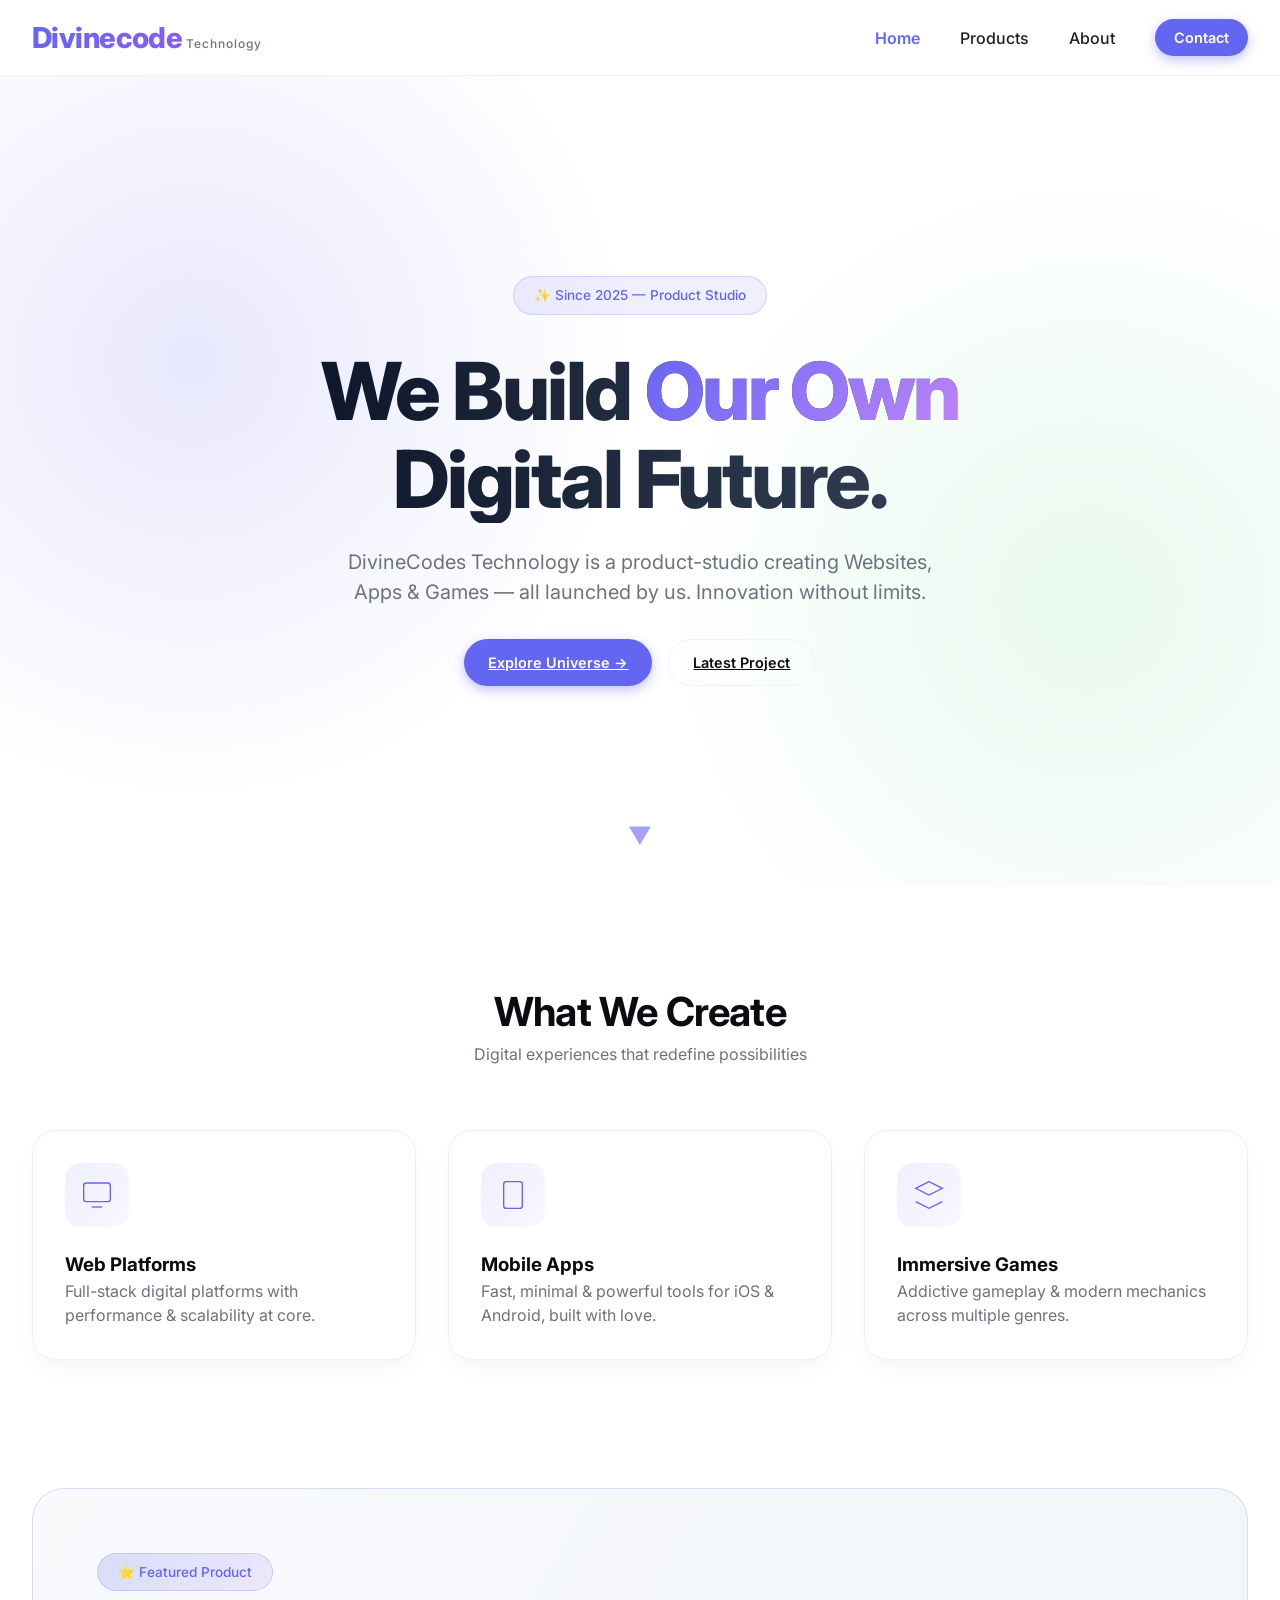
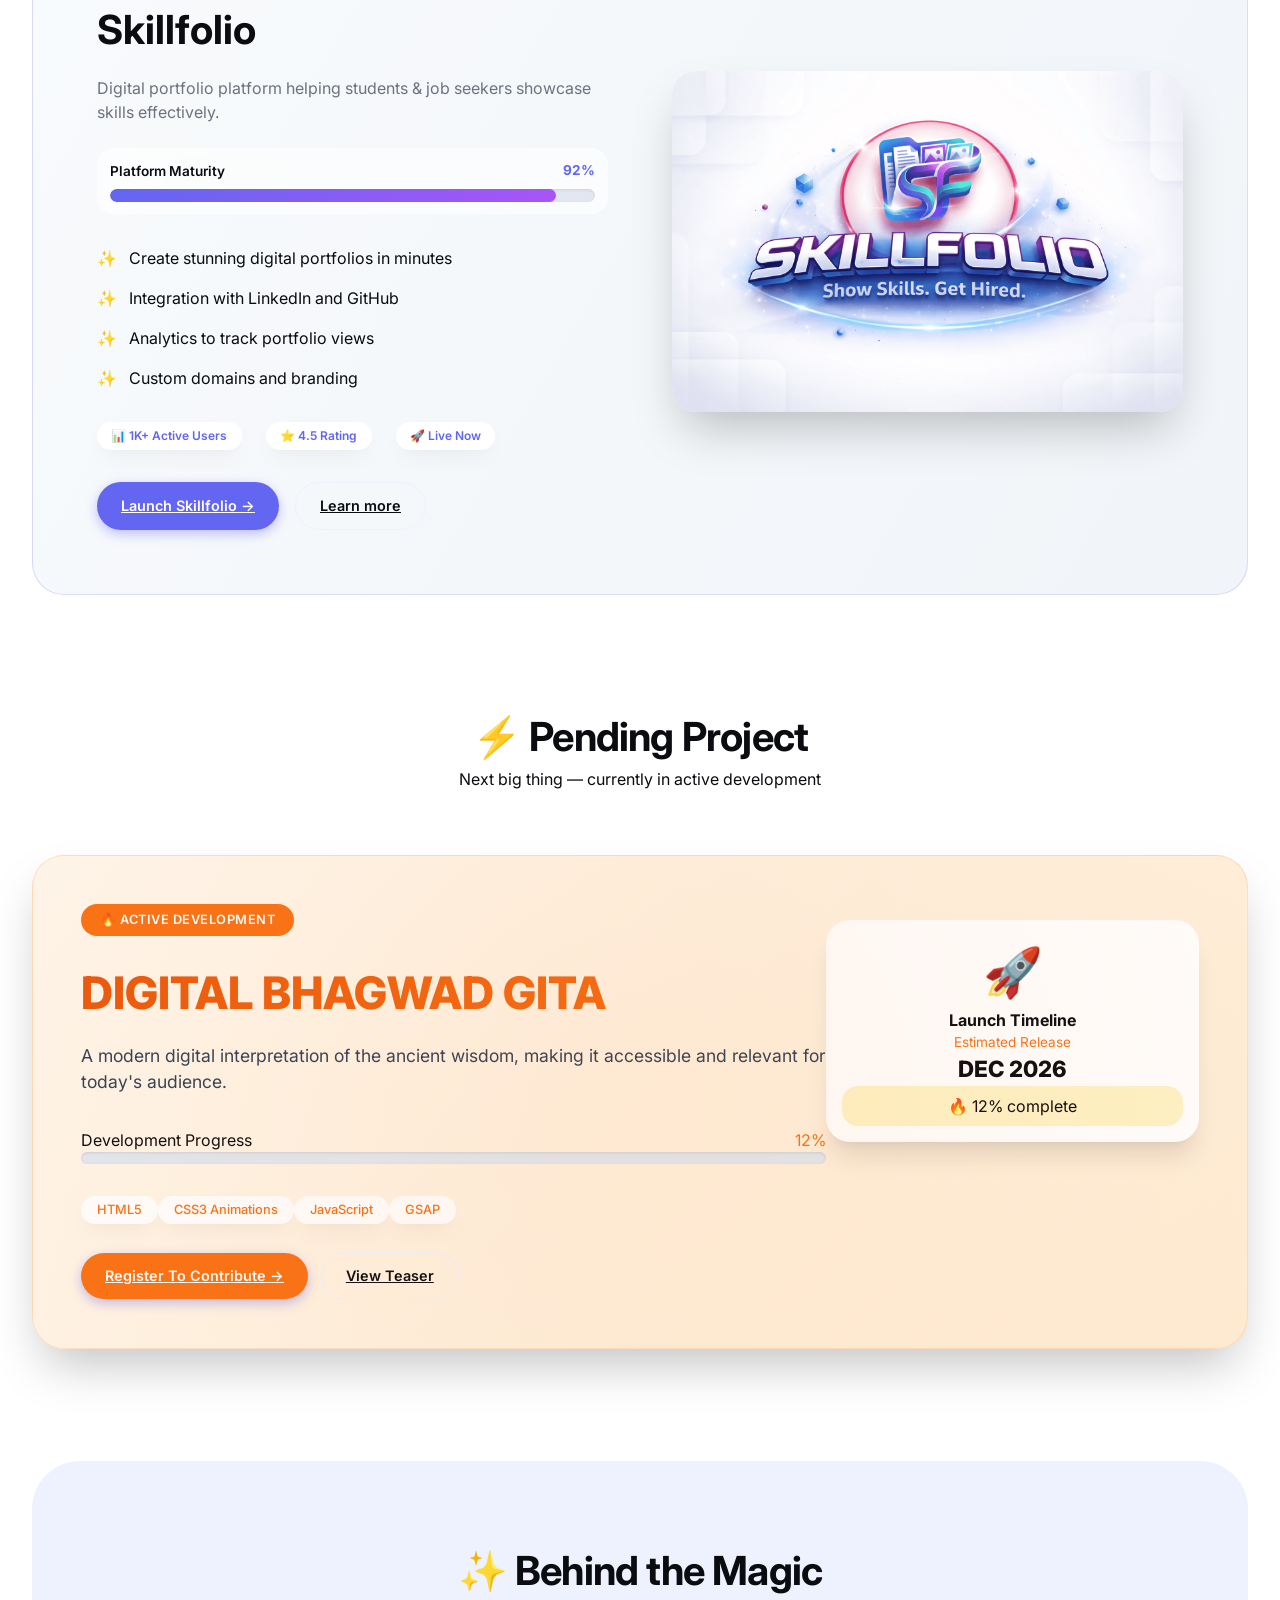
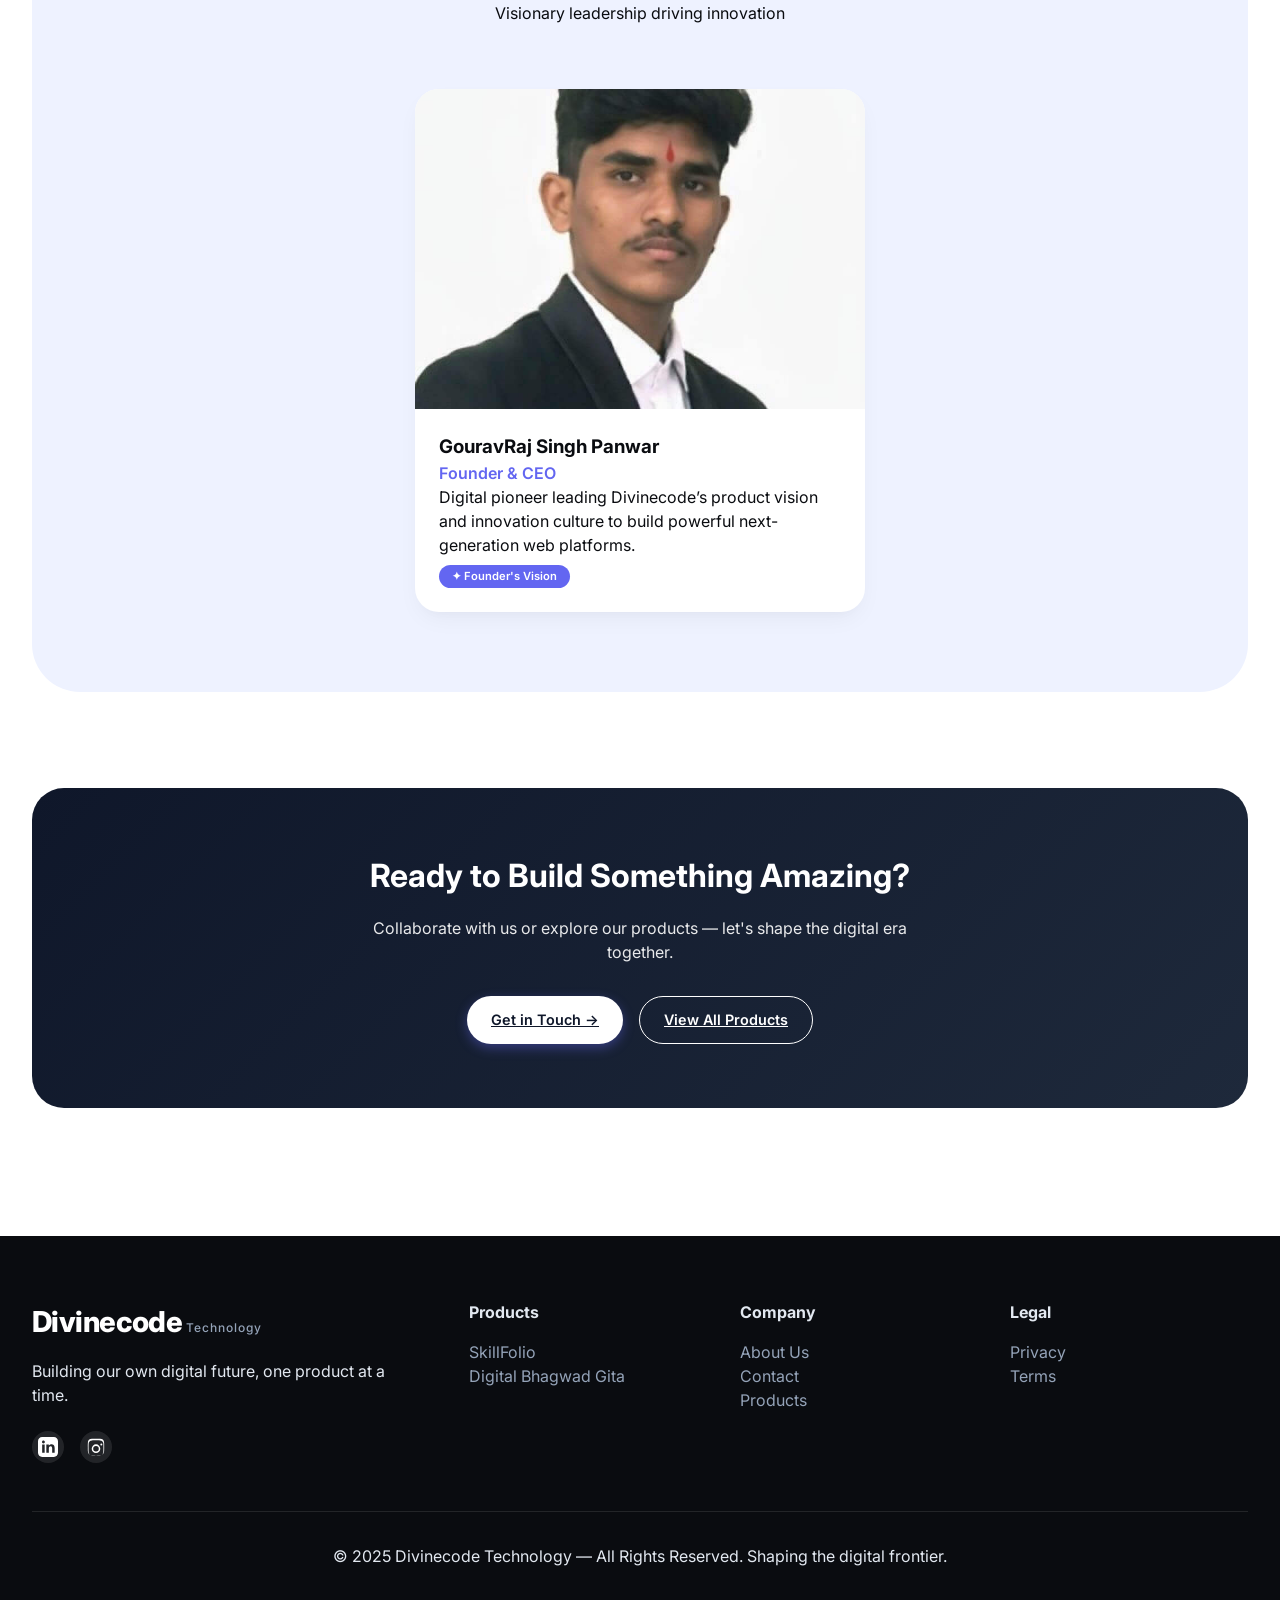
<file: index.html>
<!DOCTYPE html>
<html lang="en">

<head>
    <meta charset="UTF-8">
    <meta name="viewport" content="width=device-width, initial-scale=1.0, viewport-fit=cover">
    <title>Divinecode Technology | Building Our Digital Future</title>
    <meta name="description"
        content="A product-studio creating Websites, Apps & Games — all launched by us. Experience innovation at Divinecode.">
    <link rel="preconnect" href="https://fonts.googleapis.com">
    <link rel="preconnect" href="https://fonts.gstatic.com" crossorigin>
    <link rel="icon" type="image/x-icon" href="favicon.ico">
    <meta name="robots" content="index, follow">
    <meta name="author" content="Divinecode Technology">
    <meta property="og:title" content="Divinecode Technology">
    <meta property="og:description" content="Building our digital future with websites, apps & games.">
    <meta property="og:type" content="website">
    <link
        href="https://fonts.googleapis.com/css2?family=Inter:opsz,wght@14..32,300;14..32,400;14..32,500;14..32,600;14..32,700;14..32,800&display=swap"
        rel="stylesheet">
    <link rel="stylesheet" href="index.css">
</head>

<body>

    <header class="header">
        <div class="container">
            <div class="header__inner">
                <a href="#" class="logo">
                    <span class="logo__text">Divinecode</span>
                    <span class="logo__tagline">Technology</span>
                </a>
                <nav class="nav">
                    <ul class="nav__list">
                        <li><a href="index.html" class="nav__link nav__link--active">Home</a></li>
                        <li><a href="products.html" class="nav__link">Products</a></li>
                        <li><a href="about.html" class="nav__link">About</a></li>
                        <li><a href="contact.html" class="nav__link btn btn--primary"
                                style="padding: 0.5rem 1.2rem;">Contact</a></li>
                    </ul>
                </nav>
                <button class="mobile-menu-btn" id="mobileMenuBtn" aria-label="Menu">
                    <span></span>
                    <span></span>
                    <span></span>
                </button>
            </div>
        </div>
    </header>

    <div class="mobile-nav" id="mobileNav">
        <ul class="mobile-nav__list">
            <li><a href="index.html" class="mobile-nav__link mobile-nav__link--active">Home</a></li>
            <li><a href="products.html" class="mobile-nav__link">Products</a></li>
            <li><a href="about.html" class="mobile-nav__link">About</a></li>
            <li><a href="contact.html" class="mobile-nav__link">Contact</a></li>
        </ul>
        <div style="margin-top: 2rem;">
            <a href="contact.html" class="btn btn--primary mobile-nav__btn"
                style="width: 100%; justify-content: center;">Get in Touch →</a>
        </div>
    </div>
    <div class="mobile-overlay" id="mobileOverlay"></div>

    <main>
        <section class="hero">
            <div class="blur-bg"></div>
            <div class="blur-bg blur-bg-2"></div>
            <div class="container">
                <div class="hero__content">
                    <span class="hero__badge">✨ Since 2025 — Product Studio</span>
                    <h1 class="hero__headline">We Build <span class="gradient-text">Our Own</span><br>Digital Future.
                    </h1>
                    <p class="hero__tagline">DivineCodes Technology is a product-studio creating Websites, Apps & Games — all launched by us.
                        Innovation without limits.</p>
                    <div class="hero__actions">
                        <a href="#featured" class="btn btn--primary">Explore Universe →</a>
                        <a href="products.html" class="btn btn--outline">Latest Project</a>
                    </div>
                </div>
                <div class="scroll-indicator" id="scrollIndicator">▼</div>
            </div>
        </section>

        <div class="container">
            <section class="features fade" id="products">
                <div class="section-header">
                    <h2 class="section-header__title">What We Create</h2>
                    <p style="color: var(--gray);">Digital experiences that redefine possibilities</p>
                </div>
                <div class="features__grid">
                    <div class="card">
                        <div class="card__icon"><svg width="32" height="32" viewBox="0 0 24 24" fill="none"
                                stroke="currentColor">
                                <rect x="2" y="3" width="20" height="14" rx="2" />
                                <line x1="8" y1="21" x2="16" y2="21" />
                            </svg></div>
                        <h3>Web Platforms</h3>
                        <p style="color:var(--gray)">Full-stack digital platforms with performance & scalability at
                            core.</p>
                    </div>
                    <div class="card">
                        <div class="card__icon"><svg width="32" height="32" viewBox="0 0 24 24" fill="none"
                                stroke="currentColor">
                                <rect x="5" y="2" width="14" height="20" rx="2" />
                                <line x1="12" y1="18" x2="12" y2="18" />
                            </svg></div>
                        <h3>Mobile Apps</h3>
                        <p style="color:var(--gray)">Fast, minimal & powerful tools for iOS & Android, built with love.
                        </p>
                    </div>
                    <div class="card">
                        <div class="card__icon"><svg width="32" height="32" viewBox="0 0 24 24" fill="none"
                                stroke="currentColor">
                                <polygon points="12 2 2 7 12 12 22 7 12 2" />
                                <polyline points="2 17 12 22 22 17" />
                            </svg></div>
                        <h3>Immersive Games</h3>
                        <p style="color:var(--gray)">Addictive gameplay & modern mechanics across multiple genres.</p>
                    </div>
                </div>
            </section>

            <section class="featured fade" id="featured">
                <div class="featured__inner">
                    <div><span class="hero__badge"
                            style="margin-bottom:0.5rem; background: linear-gradient(135deg, rgba(99,102,241,0.2), rgba(139,92,246,0.1)); animation: badgePulse 1.8s infinite;">⭐
                            Featured Product</span>
                        <h2 style="font-size:2.5rem;">Skillfolio</h2>
                        <p style="color:var(--gray); margin:1rem 0;">Digital portfolio platform helping students & job
                            seekers showcase skills effectively.</p>
                        <div class="skillfolio-progress">
                            <div class="progress-label"><span>Platform Maturity</span><span
                                    style="color:var(--primary); font-weight:700;">92%</span></div>
                            <div class="progress-bar-container">
                                <div class="progress-fill-skill"></div>
                            </div>
                        </div>
                        <ul class="featured__points">
                            <li>Create stunning digital portfolios in minutes</li>
                            <li>Integration with LinkedIn and GitHub</li>
                            <li>Analytics to track portfolio views</li>
                            <li>Custom domains and branding</li>
                        </ul>
                        <div class="stats-row"><span class="stat-chip">📊 1K+ Active Users</span><span
                                class="stat-chip">⭐ 4.5 Rating</span><span class="stat-chip">🚀 Live Now</span></div>
                        <div style="display:flex; gap:1rem; margin-top:2rem;"><a href="https://skillfolio.tech"
                                class="btn btn--primary">Launch Skillfolio →</a><a
                                href="https://skillfolio.tech/about.html" class="btn btn--outline">Learn more</a></div>
                    </div>
                    <div class="featured__image-container"><img src="skillfolio.png" alt="Skillfolio Preview"
                            style="width:100%; display:block;"></div>
                </div>
            </section>

            <section class="pending-project fade" id="pending">
                <div class="section-header">
                    <h2 class="section-header__title">⚡ Pending Project</h2>
                    <p>Next big thing — currently in active development</p>
                </div>
                <div class="project-showcase">
                    <div style="display:flex; justify-content:space-between; align-items:flex-start; flex-wrap:wrap;">
                        <div style="flex:2; min-width:250px;"><span class="project-badge">🔥 ACTIVE DEVELOPMENT</span>
                            <h2 class="project-title">DIGITAL BHAGWAD GITA</h2>
                            <p style="color:#334155; font-size:1.1rem;">A modern digital interpretation of the ancient
                                wisdom, making it accessible and relevant for today's audience.</p>
                            <div class="project-progress">
                                <div style="display:flex; justify-content:space-between;"><span>Development
                                        Progress</span><span style="color:#f97316;">12%</span></div>
                                <div class="progress-bar-container">
                                    <div class="progress-fill"
                                        style="width:12%; background: linear-gradient(90deg, #f97316, #fb923c);"></div>
                                </div>
                            </div><span class="tech-tag">HTML5</span><span class="tech-tag">CSS3 Animations</span><span
                                class="tech-tag">JavaScript</span><span class="tech-tag">GSAP</span>
                            <div style="margin-top:2rem;"><a href="https://digitalbhagwadgita.divinecodes.tech/"
                                    class="btn btn--primary" style="background:#f97316;">Register To Contribute →</a><a
                                    href="https://youtu.be/6eXTYmr0Zk8?si=zWMtc1oEv7N66yq6" class="btn btn--outline"
                                    style="margin-left:0.8rem;">View Teaser</a></div>
                        </div>
                        <div style="flex:1; min-width:200px; margin-top:1rem;">
                            <div
                                style="background:white; border-radius:1.5rem; padding:1rem; text-align:center; box-shadow:var(--shadow-md);">
                                <div style="font-size:3rem;">🚀</div>
                                <p style="font-weight:700;">Launch Timeline</p>
                                <p style="font-size:0.85rem; color:#f97316;">Estimated Release</p>
                                <p style="font-size:1.4rem; font-weight:800;">DEC 2026</p>
                                <div style="background:#fef3c7; border-radius:1rem; padding:0.5rem;"><span>🔥 12%
                                        complete</span></div>
                            </div>
                        </div>
                    </div>
                </div>
            </section>

            <section class="team fade" id="team">
                <div class="section-header">
                    <h2 class="section-header__title">✨ Behind the Magic</h2>
                    <p>Visionary leadership driving innovation</p>
                </div>
                <div class="team__grid">
                    <div class="team-card">
                        <div class="team-card__image"><img src="GouravRajSinghPanwar.jpg" alt="GouravRaj Singh Panwar"
                                class="avatar-svg">
                            <div class="team-card__overlay"><a href="https://in.linkedin.com/in/gouravraj-singh-panwar"
                                    class="team-card__social" target="_blank"><svg width="20" height="20"
                                        viewBox="0 0 24 24" fill="currentColor">
                                        <path
                                            d="M19 0h-14c-2.761 0-5 2.239-5 5v14c0 2.761 2.239 5 5 5h14c2.761 0 5-2.239 5-5v-14c0-2.761-2.239-5-5-5zm-11 19h-3v-10h3v10zm-1.5-11.268c-.966 0-1.75-.784-1.75-1.75s.784-1.75 1.75-1.75 1.75.784 1.75 1.75-.784 1.75-1.75 1.75zm13.5 11.268h-3v-5.604c0-3.368-4-3.113-4 0v5.604h-3v-10h3v1.604c1.396-2.586 7-2.777 7 2.476v5.92z" />
                                    </svg></a><a href="https://www.instagram.com/itz_gouravpanwar"
                                    class="team-card__social" target="_blank"><svg width="20" height="20"
                                        viewBox="0 0 24 24" fill="currentColor">
                                        <path
                                            d="M12 2.163c3.204 0 3.584.012 4.85.07 3.252.148 4.771 1.691 4.919 4.919.058 1.265.069 1.645.069 4.848 0 3.204-.012 3.584-.07 4.85-.148 3.225-1.664 4.771-4.919 4.919-1.266.058-1.644.069-4.85.069-3.204 0-3.584-.012-4.85-.07-3.26-.148-4.771-1.699-4.919-4.919-.058-1.266-.069-1.645-.069-4.85 0-3.204.012-3.584.07-4.85.148-3.227 1.664-4.771 4.919-4.919 1.266-.057 1.645-.069 4.85-.069zm0 1.838c-3.156 0-3.524.012-4.765.069-2.686.123-3.946 1.386-4.069 4.069-.057 1.241-.069 1.609-.069 4.765 0 3.156.012 3.524.069 4.765.123 2.683 1.383 3.946 4.069 4.069 1.241.057 1.609.069 4.765.069 3.156 0 3.524-.012 4.765-.069 2.683-.123 3.946-1.383 4.069-4.069.057-1.241.069-1.609.069-4.765 0-3.156-.012-3.524-.069-4.765-.123-2.683-1.383-3.946-4.069-4.069-1.241-.057-1.609-.069-4.765-.069zm0 4.838a5.162 5.162 0 110 10.324 5.162 5.162 0 010-10.324zm0 1.838a3.324 3.324 0 100 6.648 3.324 3.324 0 000-6.648zm6.406-2.845a1.2 1.2 0 110 2.4 1.2 1.2 0 010-2.4z" />
                                    </svg></a><a href="https://devgourav.me" class="team-card__social"
                                    target="_blank"><svg width="20" height="20" viewBox="0 0 24 24" fill="currentColor">
                                        <path
                                            d="M10 2h4a2 2 0 012 2v2h4a2 2 0 012 2v10a2 2 0 01-2 2h-16a2 2 0 01-2-2v-10a2 2 0 012-2h4v-2a2 2 0 012-2zm4 4v-2h-4v2h4z" />
                                    </svg></a></div>
                        </div>
                        <div class="team-card__content">
                            <h3>GouravRaj Singh Panwar</h3>
                            <p style="color:var(--primary); font-weight:600;">Founder & CEO</p>
                            <p>Digital pioneer leading Divinecode’s product vision and innovation culture to build
                                powerful next-generation web platforms.</p>
                            <div class="founder-badge">✦ Founder's Vision</div>
                        </div>
                    </div>
                </div>
            </section>

            <section class="cta-section fade" id="contact">
                <div class="cta">
                    <h2 class="cta__title">Ready to Build Something Amazing?</h2>
                    <p style="opacity:0.9; max-width:600px; margin:1rem auto;">Collaborate with us or explore our
                        products — let's shape the digital era together.</p>
                    <div style="display:flex; gap:1rem; justify-content:center; flex-wrap:wrap; margin-top:2rem;"><a
                            href="contact.html" class="btn btn--primary" style="background:white; color:#0f172a;">Get in
                            Touch →</a><a href="products.html" class="btn btn--outline"
                            style="border-color:white; color:white;">View All Products</a></div>
                </div>
            </section>
        </div>
    </main>

    <footer class="footer">
        <div class="container">
            <div class="footer__inner">
                <div><a href="#" class="logo"><span class="logo__text"
                            style="color:white; background:none;">Divinecode</span><span class="logo__tagline"
                            style="color:#94a3b8;">Technology</span></a>
                    <p style="margin-top:1rem;">Building our own digital future, one product at a time.</p>
                    <div class="footer__social" style="display:flex; gap:1rem; margin-top:1.5rem;"><a
                            href="https://www.linkedin.com/in/divinecodes-technology/" class="footer__social-link"
                            target="_blank"><svg width="20" height="20" viewBox="0 0 24 24" fill="currentColor">
                                <path
                                    d="M19 0h-14c-2.761 0-5 2.239-5 5v14c0 2.761 2.239 5 5 5h14c2.761 0 5-2.239 5-5v-14c0-2.761-2.239-5-5-5zm-11 19h-3v-10h3v10zm-1.5-11.268c-.966 0-1.75-.784-1.75-1.75s.784-1.75 1.75-1.75 1.75.784 1.75 1.75-.784 1.75-1.75 1.75zm13.5 11.268h-3v-5.604c0-3.368-4-3.113-4 0v5.604h-3v-10h3v1.604c1.396-2.586 7-2.777 7 2.476v5.92z" />
                            </svg></a><a href="https://www.instagram.com/divinecodetechnology"
                            class="footer__social-link" target="_blank"><svg width="20" height="20" viewBox="0 0 24 24"
                                fill="currentColor">
                                <path
                                    d="M12 2.163c3.204 0 3.584.012 4.85.07 3.252.148 4.771 1.691 4.919 4.919.058 1.265.069 1.645.069 4.848 0 3.204-.012 3.584-.07 4.85-.148 3.225-1.664 4.771-4.919 4.919-1.266.058-1.644.069-4.85.069-3.204 0-3.584-.012-4.85-.07-3.26-.148-4.771-1.699-4.919-4.919-.058-1.266-.069-1.645-.069-4.85 0-3.204.012-3.584.07-4.85.148-3.227 1.664-4.771 4.919-4.919 1.266-.057 1.645-.069 4.85-.069zm0 1.838c-3.156 0-3.524.012-4.765.069-2.686.123-3.946 1.386-4.069 4.069-.057 1.241-.069 1.609-.069 4.765 0 3.156.012 3.524.069 4.765.123 2.683 1.383 3.946 4.069 4.069 1.241.057 1.609.069 4.765.069 3.156 0 3.524-.012 4.765-.069 2.683-.123 3.946-1.383 4.069-4.069.057-1.241.069-1.609.069-4.765 0-3.156-.012-3.524-.069-4.765-.123-2.683-1.383-3.946-4.069-4.069-1.241-.057-1.609-.069-4.765-.069zm0 4.838a5.162 5.162 0 110 10.324 5.162 5.162 0 010-10.324zm0 1.838a3.324 3.324 0 100 6.648 3.324 3.324 0 000-6.648zm6.406-2.845a1.2 1.2 0 110 2.4 1.2 1.2 0 010-2.4z" />
                            </svg></a></div>
                </div>
                <div class="footer__links">
                    <div>
                        <h4>Products</h4>
                        <ul style="list-style:none; margin-top:1rem;">
                            <li><a href="https://skillfolio.tech" class="footer__link" target="_blank">SkillFolio</a>
                            </li>
                            <li><a href="https://digitalbhagwadgita.divinecodes.tech/" class="footer__link">Digital
                                    Bhagwad Gita</a></li>
                        </ul>
                    </div>
                    <div>
                        <h4>Company</h4>
                        <ul style="list-style:none; margin-top:1rem;">
                            <li><a href="about.html" class="footer__link">About Us</a></li>
                            <li><a href="contact.html" class="footer__link">Contact</a></li>
                            <li><a href="products.html" class="footer__link">Products</a></li>
                        </ul>
                    </div>
                    <div>
                        <h4>Legal</h4>
                        <ul style="list-style:none; margin-top:1rem;">
                            <li><a href="privacy.html" class="footer__link">Privacy</a></li>
                            <li><a href="terms.html" class="footer__link">Terms</a></li>
                        </ul>
                    </div>
                </div>
            </div>
            <div
                style="border-top:1px solid rgba(255,255,255,0.1); margin-top:3rem; padding-top:2rem; text-align:center;">
                © 2025 Divinecode Technology — All Rights Reserved. Shaping the digital frontier.</div>
        </div>
    </footer>
    <script src="index.js"></script>
</body>

</html>
</file>
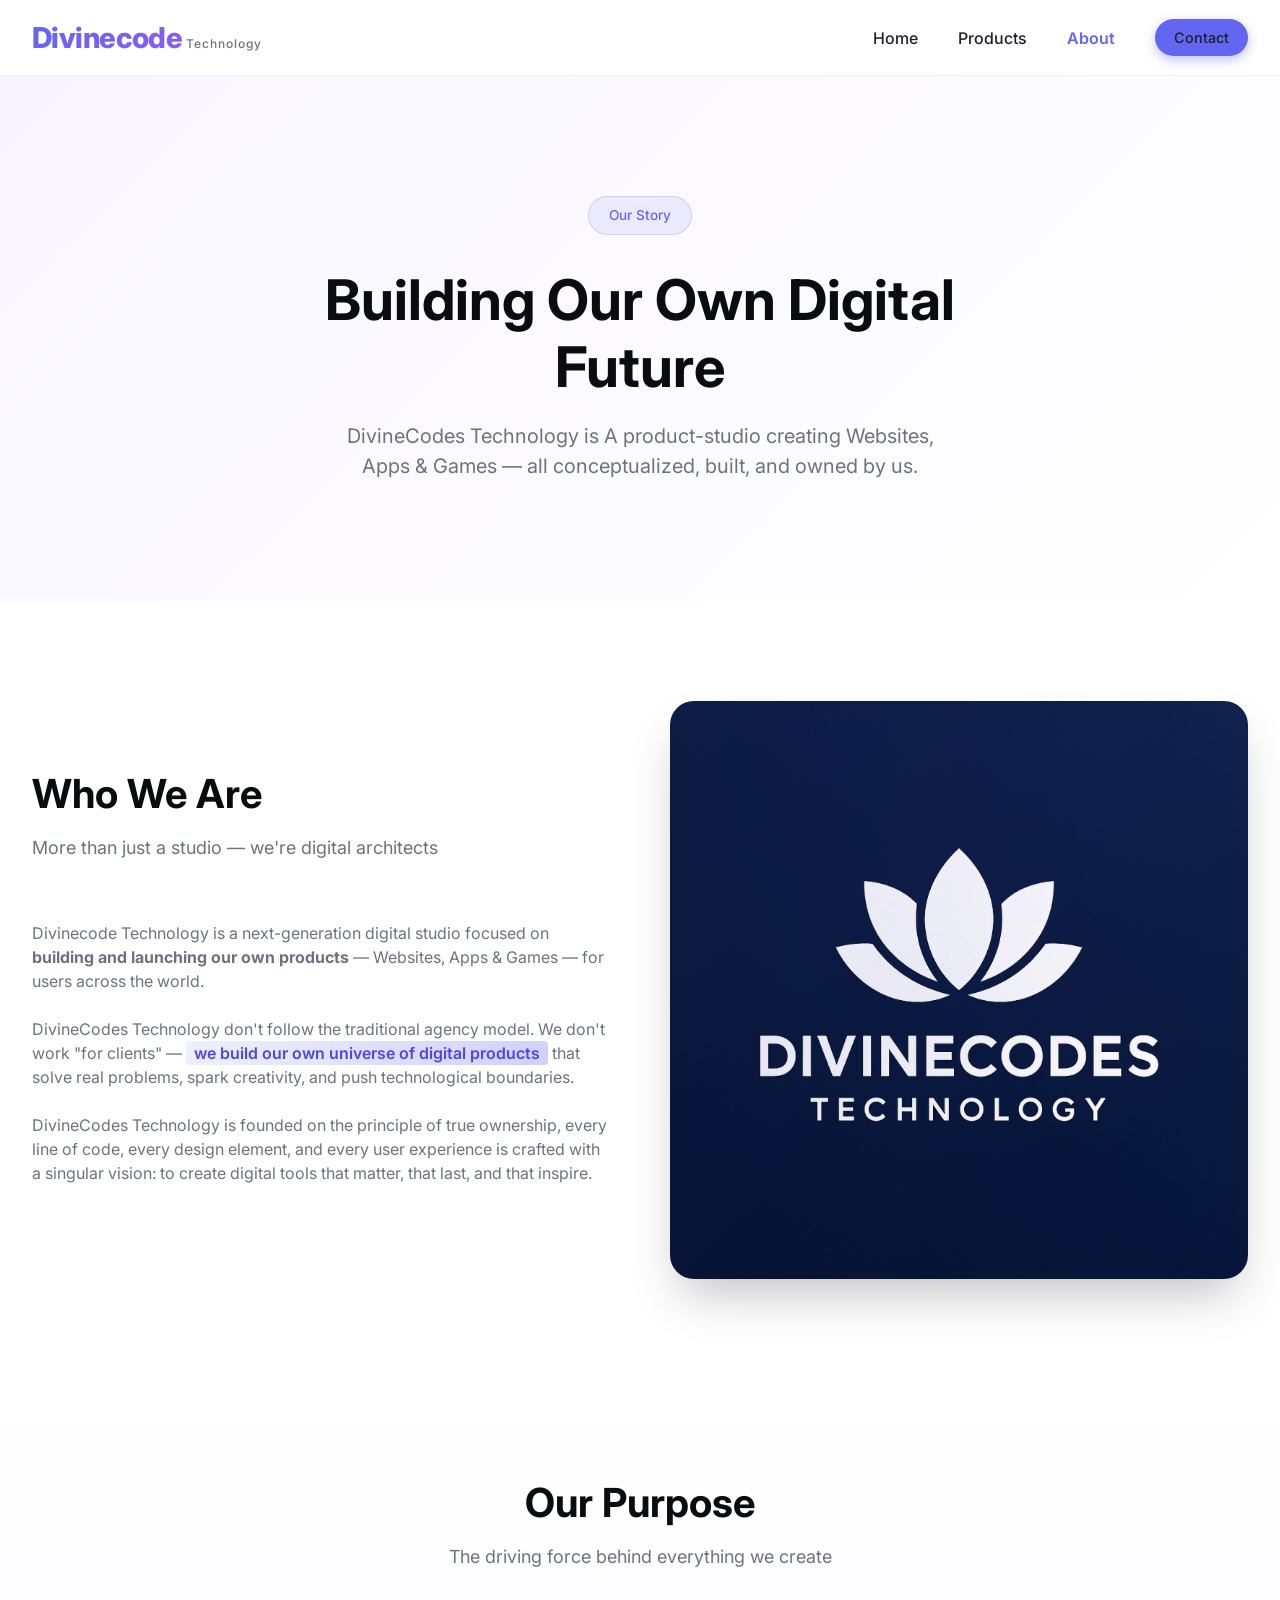
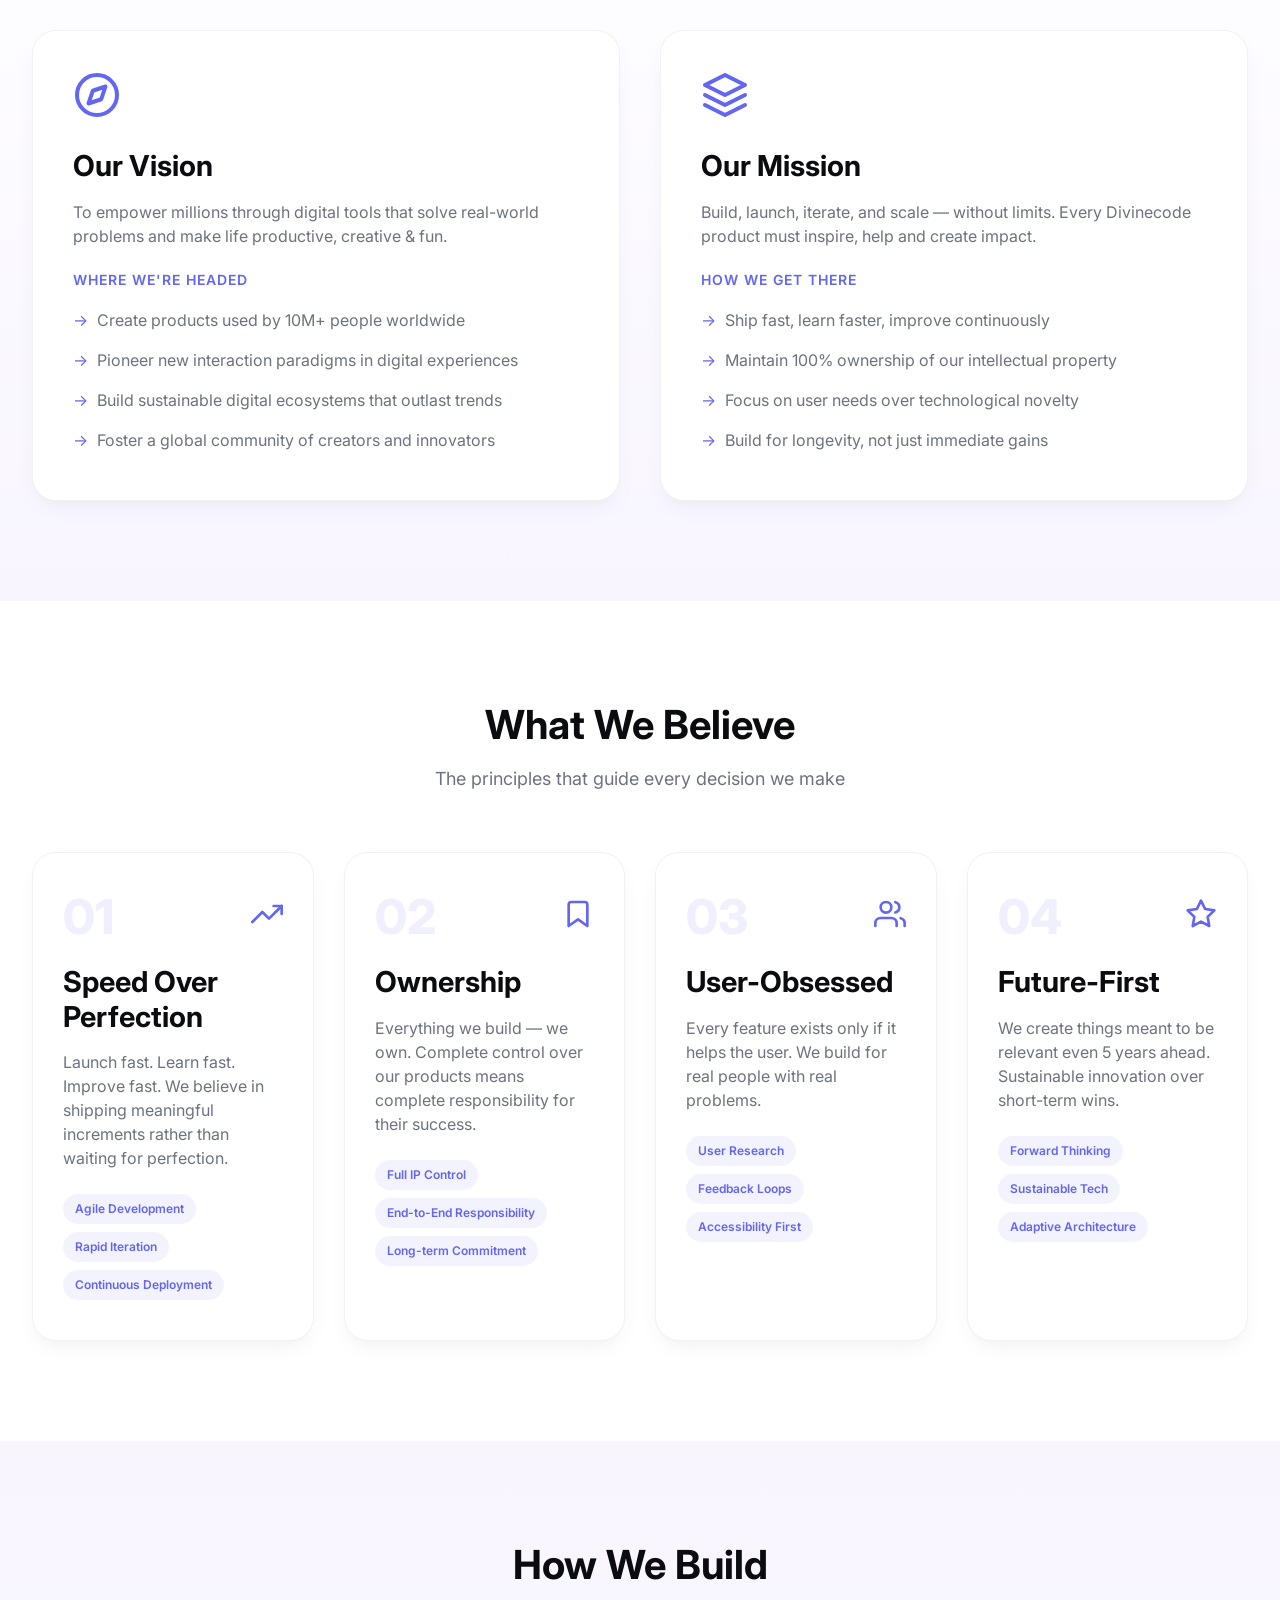
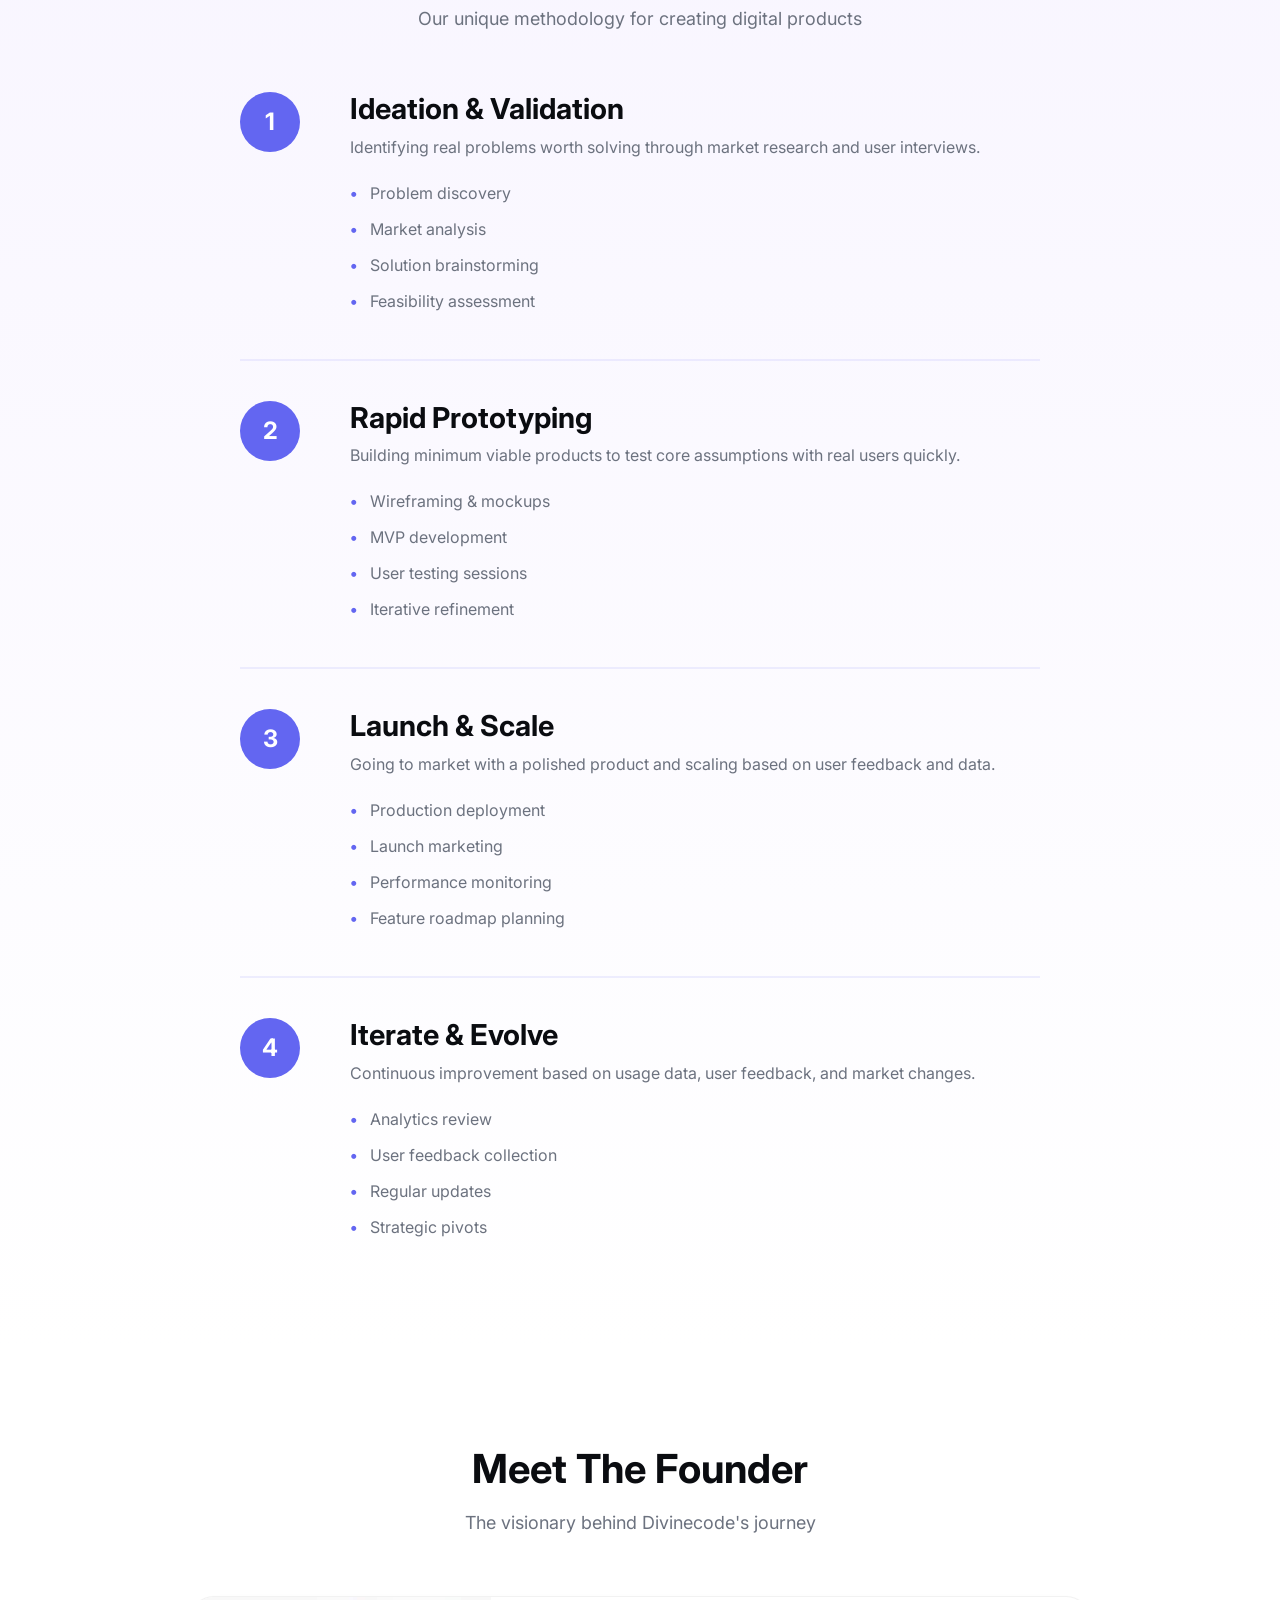
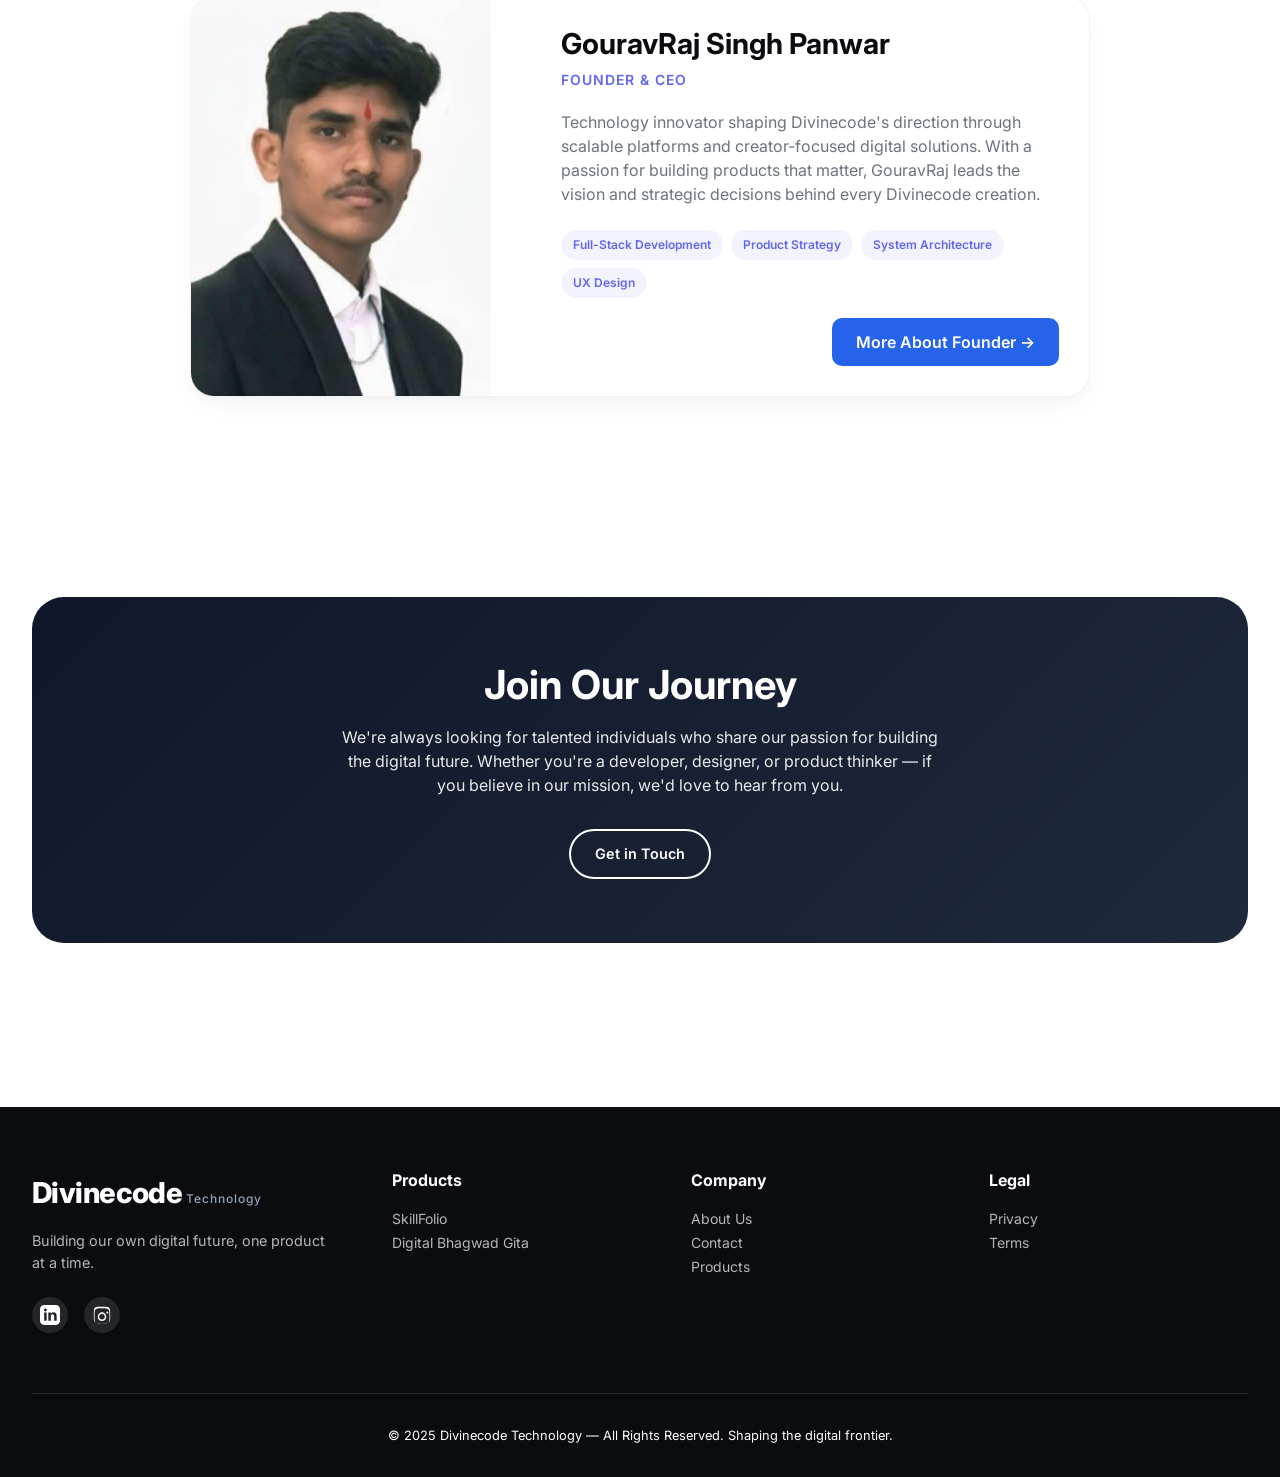
<file: about.html>
<!DOCTYPE html>
<html lang="en">

<head>
    <meta charset="UTF-8" />
    <meta name="viewport" content="width=device-width, initial-scale=1.0, viewport-fit=cover" />
    <title>About | Divinecode Technology - Our Story & Vision</title>
    <meta name="description"
        content="Learn about Divinecode Technology - a product studio building the digital future through our own websites, apps, and games.">
    <link rel="preconnect" href="https://fonts.googleapis.com">
    <link rel="preconnect" href="https://fonts.gstatic.com" crossorigin>
    <link rel="icon" type="image/x-icon" href="favicon.ico">
    <link
        href="https://fonts.googleapis.com/css2?family=Inter:opsz,wght@14..32,300;14..32,400;14..32,500;14..32,600;14..32,700;14..32,800&display=swap"
        rel="stylesheet">
    <link rel="stylesheet" href="about.css" />
</head>

<body>
    <header class="header">
        <div class="container">
            <div class="header__inner">
                <a href="index.html" class="logo">
                    <span class="logo__text">Divinecode</span>
                    <span class="logo__tagline">Technology</span>
                </a>
                <nav class="nav">
                    <ul class="nav__list">
                        <li><a href="index.html" class="nav__link">Home</a></li>
                        <li><a href="products.html" class="nav__link">Products</a></li>
                        <li><a href="about.html" class="nav__link nav__link--active">About</a></li>
                        <li><a href="contact.html" class="nav__link btn btn--primary"
                                style="padding: 0.5rem 1.2rem;">Contact</a></li>
                    </ul>
                </nav>
                <button class="mobile-menu-btn" id="mobileMenuBtn" aria-label="Menu">
                    <span></span>
                    <span></span>
                    <span></span>
                </button>
            </div>
        </div>
    </header>

    <div class="mobile-nav" id="mobileNav">
        <ul class="mobile-nav__list">
            <li><a href="index.html" class="mobile-nav__link">Home</a></li>
            <li><a href="products.html" class="mobile-nav__link">Products</a></li>
            <li><a href="about.html" class="mobile-nav__link mobile-nav__link--active">About</a></li>
            <li><a href="contact.html" class="mobile-nav__link">Contact</a></li>
        </ul>
        <div style="margin-top: 2rem;">
            <a href="contact.html" class="btn btn--primary mobile-nav__btn"
                style="width: 100%; justify-content: center;">Get in Touch →</a>
        </div>
    </div>
    <div class="mobile-overlay" id="mobileOverlay"></div>

    <main>
        <section class="page-hero page-hero--about" aria-labelledby="page-hero-heading">
            <div class="container">
                <div class="page-hero__content fade">
                    <div class="page-hero__badge">Our Story</div>
                    <h1 id="page-hero-heading" class="page-hero__title">Building Our Own Digital Future</h1>
                    <p class="page-hero__description">DivineCodes Technology is A product-studio creating Websites, Apps & Games — all
                        conceptualized, built, and owned by us.</p>
                </div>
            </div>
        </section>

        <section class="story" aria-labelledby="story-heading">
            <div class="container">
                <div class="story__inner">
                    <div class="story__content fade">
                        <div class="section-header section-header--left">
                            <h2 id="story-heading" class="section-header__title">Who We Are</h2>
                            <p class="section-header__subtitle">More than just a studio — we're digital architects</p>
                        </div>
                        <div class="story__text">
                            <p class="story__paragraph">
                                Divinecode Technology is a next-generation digital studio focused on <strong>building
                                    and launching our own products</strong> — Websites, Apps & Games — for users across
                                the world.
                            </p>
                            <p class="story__paragraph">
                                DivineCodes Technology don't follow the traditional agency model. We don't work "for clients" —
                                <span class="highlight">we build our own universe of digital products</span> that solve
                                real problems, spark creativity, and push technological boundaries.
                            </p>
                            <p class="story__paragraph">
                                DivineCodes Technology is founded on the principle of true ownership, every line of code, every design element,
                                and every user experience is crafted with a singular vision: to create digital tools
                                that matter, that last, and that inspire.
                            </p>
                        </div>
                    </div>
                    <div class="story__image fade">
                        <div class="story__image-container">
                            <img src="Divinecodetechnology.png" alt="Divinecode team collaboration workspace"
                                loading="lazy">
                            <div class="story__image-overlay"></div>
                        </div>
                    </div>
                </div>
            </div>
        </section>

        <section class="mission-vision" aria-labelledby="mission-vision-heading">
            <div class="container">
                <div class="section-header">
                    <h2 id="mission-vision-heading" class="section-header__title">Our Purpose</h2>
                    <p class="section-header__subtitle">The driving force behind everything we create</p>
                </div>

                <div class="mission-vision__grid fade">
                    <article class="mv-card mv-card--vision" tabindex="0">
                        <div class="mv-card__icon">
                            <svg xmlns="http://www.w3.org/2000/svg" width="48" height="48" viewBox="0 0 24 24"
                                fill="none" stroke="currentColor" stroke-width="2" stroke-linecap="round"
                                stroke-linejoin="round">
                                <circle cx="12" cy="12" r="10"></circle>
                                <polygon points="16.24 7.76 14.12 14.12 7.76 16.24 9.88 9.88 16.24 7.76"></polygon>
                            </svg>
                        </div>
                        <h3 class="mv-card__title">Our Vision</h3>
                        <p class="mv-card__description">To empower millions through digital tools that solve real-world
                            problems and make life productive, creative & fun.</p>
                        <div class="mv-card__details">
                            <h4 class="mv-card__subtitle">Where We're Headed</h4>
                            <ul class="mv-card__list">
                                <li>Create products used by 10M+ people worldwide</li>
                                <li>Pioneer new interaction paradigms in digital experiences</li>
                                <li>Build sustainable digital ecosystems that outlast trends</li>
                                <li>Foster a global community of creators and innovators</li>
                            </ul>
                        </div>
                    </article>

                    <article class="mv-card mv-card--mission" tabindex="0">
                        <div class="mv-card__icon">
                            <svg xmlns="http://www.w3.org/2000/svg" width="48" height="48" viewBox="0 0 24 24"
                                fill="none" stroke="currentColor" stroke-width="2" stroke-linecap="round"
                                stroke-linejoin="round">
                                <path d="M12 2L2 7l10 5 10-5-10-5z"></path>
                                <path d="M2 17l10 5 10-5"></path>
                                <path d="M2 12l10 5 10-5"></path>
                            </svg>
                        </div>
                        <h3 class="mv-card__title">Our Mission</h3>
                        <p class="mv-card__description">Build, launch, iterate, and scale — without limits. Every
                            Divinecode product must inspire, help and create impact.</p>
                        <div class="mv-card__details">
                            <h4 class="mv-card__subtitle">How We Get There</h4>
                            <ul class="mv-card__list">
                                <li>Ship fast, learn faster, improve continuously</li>
                                <li>Maintain 100% ownership of our intellectual property</li>
                                <li>Focus on user needs over technological novelty</li>
                                <li>Build for longevity, not just immediate gains</li>
                            </ul>
                        </div>
                    </article>
                </div>
            </div>
        </section>

        <section class="values" aria-labelledby="values-heading">
            <div class="container">
                <div class="section-header">
                    <h2 id="values-heading" class="section-header__title">What We Believe</h2>
                    <p class="section-header__subtitle">The principles that guide every decision we make</p>
                </div>

                <div class="values__grid fade">
                    <article class="value-card" tabindex="0">
                        <div class="value-card__header">
                            <span class="value-card__number">01</span>
                            <div class="value-card__icon">
                                <svg xmlns="http://www.w3.org/2000/svg" width="32" height="32" viewBox="0 0 24 24"
                                    fill="none" stroke="currentColor" stroke-width="2" stroke-linecap="round"
                                    stroke-linejoin="round">
                                    <polyline points="23 6 13.5 15.5 8.5 10.5 1 18"></polyline>
                                    <polyline points="17 6 23 6 23 12"></polyline>
                                </svg>
                            </div>
                        </div>
                        <h3 class="value-card__title">Speed Over Perfection</h3>
                        <p class="value-card__description">Launch fast. Learn fast. Improve fast. We believe in shipping
                            meaningful increments rather than waiting for perfection.</p>
                        <div class="value-card__pillars">
                            <span class="value-pillar">Agile Development</span>
                            <span class="value-pillar">Rapid Iteration</span>
                            <span class="value-pillar">Continuous Deployment</span>
                        </div>
                    </article>

                    <article class="value-card" tabindex="0">
                        <div class="value-card__header">
                            <span class="value-card__number">02</span>
                            <div class="value-card__icon">
                                <svg xmlns="http://www.w3.org/2000/svg" width="32" height="32" viewBox="0 0 24 24"
                                    fill="none" stroke="currentColor" stroke-width="2" stroke-linecap="round"
                                    stroke-linejoin="round">
                                    <path d="M19 21l-7-5-7 5V5a2 2 0 0 1 2-2h10a2 2 0 0 1 2 2z"></path>
                                </svg>
                            </div>
                        </div>
                        <h3 class="value-card__title">Ownership</h3>
                        <p class="value-card__description">Everything we build — we own. Complete control over our
                            products means complete responsibility for their success.</p>
                        <div class="value-card__pillars">
                            <span class="value-pillar">Full IP Control</span>
                            <span class="value-pillar">End-to-End Responsibility</span>
                            <span class="value-pillar">Long-term Commitment</span>
                        </div>
                    </article>

                    <article class="value-card" tabindex="0">
                        <div class="value-card__header">
                            <span class="value-card__number">03</span>
                            <div class="value-card__icon">
                                <svg xmlns="http://www.w3.org/2000/svg" width="32" height="32" viewBox="0 0 24 24"
                                    fill="none" stroke="currentColor" stroke-width="2" stroke-linecap="round"
                                    stroke-linejoin="round">
                                    <path d="M17 21v-2a4 4 0 0 0-4-4H5a4 4 0 0 0-4 4v2"></path>
                                    <circle cx="9" cy="7" r="4"></circle>
                                    <path d="M23 21v-2a4 4 0 0 0-3-3.87"></path>
                                    <path d="M16 3.13a4 4 0 0 1 0 7.75"></path>
                                </svg>
                            </div>
                        </div>
                        <h3 class="value-card__title">User-Obsessed</h3>
                        <p class="value-card__description">Every feature exists only if it helps the user. We build for
                            real people with real problems.</p>
                        <div class="value-card__pillars">
                            <span class="value-pillar">User Research</span>
                            <span class="value-pillar">Feedback Loops</span>
                            <span class="value-pillar">Accessibility First</span>
                        </div>
                    </article>

                    <article class="value-card" tabindex="0">
                        <div class="value-card__header">
                            <span class="value-card__number">04</span>
                            <div class="value-card__icon">
                                <svg xmlns="http://www.w3.org/2000/svg" width="32" height="32" viewBox="0 0 24 24"
                                    fill="none" stroke="currentColor" stroke-width="2" stroke-linecap="round"
                                    stroke-linejoin="round">
                                    <polygon
                                        points="12 2 15.09 8.26 22 9.27 17 14.14 18.18 21.02 12 17.77 5.82 21.02 7 14.14 2 9.27 8.91 8.26 12 2">
                                    </polygon>
                                </svg>
                            </div>
                        </div>
                        <h3 class="value-card__title">Future-First</h3>
                        <p class="value-card__description">We create things meant to be relevant even 5 years ahead.
                            Sustainable innovation over short-term wins.</p>
                        <div class="value-card__pillars">
                            <span class="value-pillar">Forward Thinking</span>
                            <span class="value-pillar">Sustainable Tech</span>
                            <span class="value-pillar">Adaptive Architecture</span>
                        </div>
                    </article>
                </div>
            </div>
        </section>

        <section class="approach" aria-labelledby="approach-heading">
            <div class="container">
                <div class="section-header">
                    <h2 id="approach-heading" class="section-header__title">How We Build</h2>
                    <p class="section-header__subtitle">Our unique methodology for creating digital products</p>
                </div>

                <div class="approach__timeline fade">
                    <div class="approach__phase">
                        <div class="approach__phase-number">1</div>
                        <div class="approach__phase-content">
                            <h3 class="approach__phase-title">Ideation & Validation</h3>
                            <p class="approach__phase-description">Identifying real problems worth solving through
                                market research and user interviews.</p>
                            <ul class="approach__phase-list">
                                <li>Problem discovery</li>
                                <li>Market analysis</li>
                                <li>Solution brainstorming</li>
                                <li>Feasibility assessment</li>
                            </ul>
                        </div>
                    </div>

                    <div class="approach__phase">
                        <div class="approach__phase-number">2</div>
                        <div class="approach__phase-content">
                            <h3 class="approach__phase-title">Rapid Prototyping</h3>
                            <p class="approach__phase-description">Building minimum viable products to test core
                                assumptions with real users quickly.</p>
                            <ul class="approach__phase-list">
                                <li>Wireframing & mockups</li>
                                <li>MVP development</li>
                                <li>User testing sessions</li>
                                <li>Iterative refinement</li>
                            </ul>
                        </div>
                    </div>

                    <div class="approach__phase">
                        <div class="approach__phase-number">3</div>
                        <div class="approach__phase-content">
                            <h3 class="approach__phase-title">Launch & Scale</h3>
                            <p class="approach__phase-description">Going to market with a polished product and scaling
                                based on user feedback and data.</p>
                            <ul class="approach__phase-list">
                                <li>Production deployment</li>
                                <li>Launch marketing</li>
                                <li>Performance monitoring</li>
                                <li>Feature roadmap planning</li>
                            </ul>
                        </div>
                    </div>

                    <div class="approach__phase">
                        <div class="approach__phase-number">4</div>
                        <div class="approach__phase-content">
                            <h3 class="approach__phase-title">Iterate & Evolve</h3>
                            <p class="approach__phase-description">Continuous improvement based on usage data, user
                                feedback, and market changes.</p>
                            <ul class="approach__phase-list">
                                <li>Analytics review</li>
                                <li>User feedback collection</li>
                                <li>Regular updates</li>
                                <li>Strategic pivots</li>
                            </ul>
                        </div>
                    </div>
                </div>
            </div>
        </section>

        <section class="team-section" aria-labelledby="team-heading">
            <div class="container">
                <div class="section-header">
                    <h2 id="team-heading" class="section-header__title">Meet The Founder</h2>
                    <p class="section-header__subtitle">The visionary behind Divinecode's journey</p>
                </div>

                <div class="team__grid fade">
                    <article class="team-card team-card--founder float" tabindex="0">
                        <div class="team-card__image">
                            <img src="GouravRajSinghPanwar.jpg" alt="GouravRaj Singh Panwar - Founder of Divinecode"
                                loading="lazy">
                            <div class="team-card__overlay">
                                <a href="https://in.linkedin.com/in/gouravraj-singh-panwar" class="team-card__social"
                                    target="_blank">
                                    <svg width="20" height="20" viewBox="0 0 24 24" fill="currentColor">
                                        <path
                                            d="M19 0h-14c-2.761 0-5 2.239-5 5v14c0 2.761 2.239 5 5 5h14c2.761 0 5-2.239 5-5v-14c0-2.761-2.239-5-5-5zm-11 19h-3v-10h3v10zm-1.5-11.268c-.966 0-1.75-.784-1.75-1.75s.784-1.75 1.75-1.75 1.75.784 1.75 1.75-.784 1.75-1.75 1.75zm13.5 11.268h-3v-5.604c0-3.368-4-3.113-4 0v5.604h-3v-10h3v1.604c1.396-2.586 7-2.777 7 2.476v5.92z" />
                                    </svg>
                                </a>
                                <a href="https://www.instagram.com/itz_gouravpanwar" class="team-card__social"
                                    target="_blank">
                                    <svg width="20" height="20" viewBox="0 0 24 24" fill="currentColor">
                                        <path
                                            d="M12 2.163c3.204 0 3.584.012 4.85.07 3.252.148 4.771 1.691 4.919 4.919.058 1.265.069 1.645.069 4.848 0 3.204-.012 3.584-.07 4.85-.148 3.225-1.664 4.771-4.919 4.919-1.266.058-1.644.069-4.85.069-3.204 0-3.584-.012-4.85-.07-3.26-.148-4.771-1.699-4.919-4.919-.058-1.266-.069-1.645-.069-4.85 0-3.204.012-3.584.07-4.85.148-3.227 1.664-4.771 4.919-4.919 1.266-.057 1.645-.069 4.85-.069zm0 1.838c-3.156 0-3.524.012-4.765.069-2.686.123-3.946 1.386-4.069 4.069-.057 1.241-.069 1.609-.069 4.765 0 3.156.012 3.524.069 4.765.123 2.683 1.383 3.946 4.069 4.069 1.241.057 1.609.069 4.765.069 3.156 0 3.524-.012 4.765-.069 2.683-.123 3.946-1.383 4.069-4.069.057-1.241.069-1.609.069-4.765 0-3.156-.012-3.524-.069-4.765-.123-2.683-1.383-3.946-4.069-4.069-1.241-.057-1.609-.069-4.765-.069zm0 4.838a5.162 5.162 0 110 10.324 5.162 5.162 0 010-10.324zm0 1.838a3.324 3.324 0 100 6.648 3.324 3.324 0 000-6.648zm6.406-2.845a1.2 1.2 0 110 2.4 1.2 1.2 0 010-2.4z" />
                                    </svg>
                                </a>
                                <a href="https://devgourav.me" class="team-card__social" target="_blank">
                                    <svg width="20" height="20" viewBox="0 0 24 24" fill="currentColor">
                                        <path
                                            d="M10 2h4a2 2 0 012 2v2h4a2 2 0 012 2v10a2 2 0 01-2 2h-16a2 2 0 01-2-2v-10a2 2 0 012-2h4v-2a2 2 0 012-2zm4 4v-2h-4v2h4z" />
                                    </svg>
                                </a>
                            </div>
                        </div>
                        <div class="team-card__content">
                            <h3 class="team-card__name">GouravRaj Singh Panwar</h3>
                            <p class="team-card__role">Founder & CEO</p>
                            <p class="team-card__bio">Technology innovator shaping Divinecode's direction through
                                scalable platforms and creator-focused digital solutions. With a passion for building
                                products that matter, GouravRaj leads the vision and strategic decisions
                                behind every Divinecode creation.</p>
                            <div class="team-card__expertise">
                                <span class="expertise-tag">Full-Stack Development</span>
                                <span class="expertise-tag">Product Strategy</span>
                                <span class="expertise-tag">System Architecture</span>
                                <span class="expertise-tag">UX Design</span>
                            </div>
                            <div class="team-card__action">
    <a href="founder.html" class="team-card__btn">
        More About Founder →
    </a>
                        </div>
                    </article>
                </div>
            </div>
        </section>

        <section class="cta-section fade" aria-labelledby="cta-heading">
            <div class="container">
                <div class="cta cta--about">
                    <div class="cta__content">
                        <h2 id="cta-heading" class="cta__title">Join Our Journey</h2>
                        <p class="cta__text">We're always looking for talented individuals who share our passion for
                            building the digital future. Whether you're a developer, designer, or product thinker — if
                            you believe in our mission, we'd love to hear from you.</p>
                    </div>
                    <div class="cta__actions">
                        <a href="contact.html" class="btn btn--secondary">Get in Touch</a>
                    </div>
                </div>
            </div>
        </section>
    </main>

    <footer class="footer">
        <div class="container">
            <div class="footer__inner">
                <div>
                    <a href="index.html" class="logo">
                        <span class="logo__text"
                            style="color:white; background: none; background-clip: unset; -webkit-background-clip: unset;">Divinecode</span>
                        <span class="logo__tagline" style="color:#94a3b8;">Technology</span>
                    </a>
                    <p style="margin-top: 1rem; font-size: 0.9rem; color: rgba(255,255,255,0.7);">Building our own
                        digital future, one product at a time.</p>
                    <div class="footer__social" style="display: flex; gap: 1rem; margin-top: 1.5rem;">
                        <a href="https://www.linkedin.com/in/divinecodes-technology/" class="footer__social-link"
                            target="_blank" rel="noopener noreferrer" aria-label="LinkedIn">
                            <svg width="20" height="20" viewBox="0 0 24 24" fill="currentColor">
                                <path
                                    d="M19 0h-14c-2.761 0-5 2.239-5 5v14c0 2.761 2.239 5 5 5h14c2.761 0 5-2.239 5-5v-14c0-2.761-2.239-5-5-5zm-11 19h-3v-10h3v10zm-1.5-11.268c-.966 0-1.75-.784-1.75-1.75s.784-1.75 1.75-1.75 1.75.784 1.75 1.75-.784 1.75-1.75 1.75zm13.5 11.268h-3v-5.604c0-3.368-4-3.113-4 0v5.604h-3v-10h3v1.604c1.396-2.586 7-2.777 7 2.476v5.92z" />
                            </svg>
                        </a>
                        <a href="https://www.instagram.com/divinecodetechnology" class="footer__social-link"
                            target="_blank" rel="noopener noreferrer" aria-label="Instagram">
                            <svg width="20" height="20" viewBox="0 0 24 24" fill="currentColor">
                                <path
                                    d="M12 2.163c3.204 0 3.584.012 4.85.07 3.252.148 4.771 1.691 4.919 4.919.058 1.265.069 1.645.069 4.848 0 3.204-.012 3.584-.07 4.85-.148 3.225-1.664 4.771-4.919 4.919-1.266.058-1.644.069-4.85.069-3.204 0-3.584-.012-4.85-.07-3.26-.148-4.771-1.699-4.919-4.919-.058-1.266-.069-1.645-.069-4.85 0-3.204.012-3.584.07-4.85.148-3.227 1.664-4.771 4.919-4.919 1.266-.057 1.645-.069 4.85-.069zm0 1.838c-3.156 0-3.524.012-4.765.069-2.686.123-3.946 1.386-4.069 4.069-.057 1.241-.069 1.609-.069 4.765 0 3.156.012 3.524.069 4.765.123 2.683 1.383 3.946 4.069 4.069 1.241.057 1.609.069 4.765.069 3.156 0 3.524-.012 4.765-.069 2.683-.123 3.946-1.383 4.069-4.069.057-1.241.069-1.609.069-4.765 0-3.156-.012-3.524-.069-4.765-.123-2.683-1.383-3.946-4.069-4.069-1.241-.057-1.609-.069-4.765-.069zm0 4.838a5.162 5.162 0 110 10.324 5.162 5.162 0 010-10.324zm0 1.838a3.324 3.324 0 100 6.648 3.324 3.324 0 000-6.648zm6.406-2.845a1.2 1.2 0 110 2.4 1.2 1.2 0 010-2.4z" />
                            </svg>
                        </a>
                    </div>
                </div>
                <div class="footer__links">
                    <div>
                        <h4 style="color: white;">Products</h4>
                        <ul style="list-style: none; margin-top: 1rem;">
                            <li><a href="https://skillfolio.tech" class="footer__link" target="_blank">SkillFolio</a>
                            </li>
                            <li><a href="https://digitalbhagwadgita.divinecodes.tech/" class="footer__link">Digital
                                    Bhagwad Gita</a></li>
                        </ul>
                    </div>
                    <div>
                        <h4 style="color: white;">Company</h4>
                        <ul style="list-style: none; margin-top: 1rem;">
                            <li><a href="about.html" class="footer__link">About Us</a></li>
                            <li><a href="contact.html" class="footer__link">Contact</a></li>
                            <li><a href="products.html" class="footer__link">Products</a></li>
                        </ul>
                    </div>
                    <div>
                        <h4 style="color: white;">Legal</h4>
                        <ul style="list-style: none; margin-top: 1rem;">
                            <li><a href="privacy.html" class="footer__link">Privacy</a></li>
                            <li><a href="terms.html" class="footer__link">Terms</a></li>
                        </ul>
                    </div>
                </div>
            </div>
            <div
                style="border-top: 1px solid rgba(255,255,255,0.1); margin-top: 3rem; padding-top: 2rem; text-align: center; font-size: 0.8rem;">
                © 2025 Divinecode Technology — All Rights Reserved. Shaping the digital frontier.
            </div>
        </div>
    </footer>

    <script src="about.js"></script>
</body>

</html>
</file>
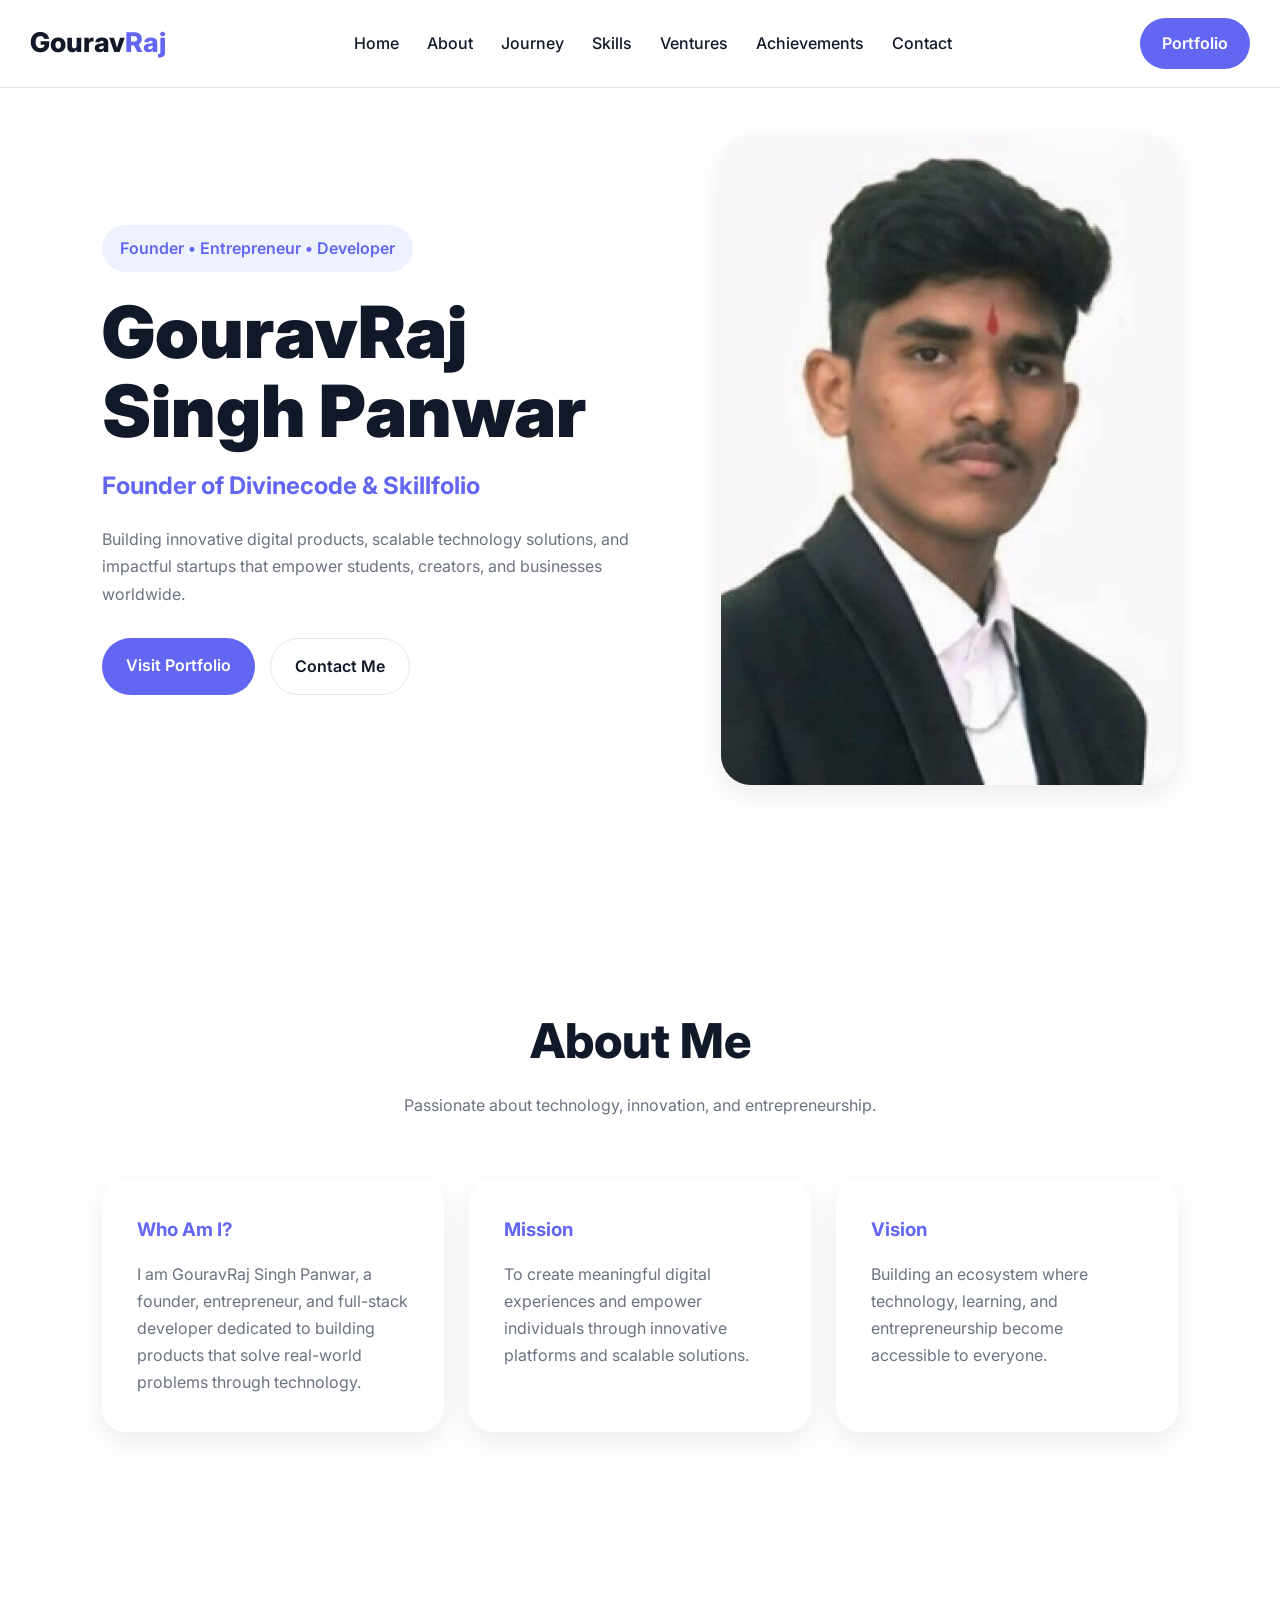
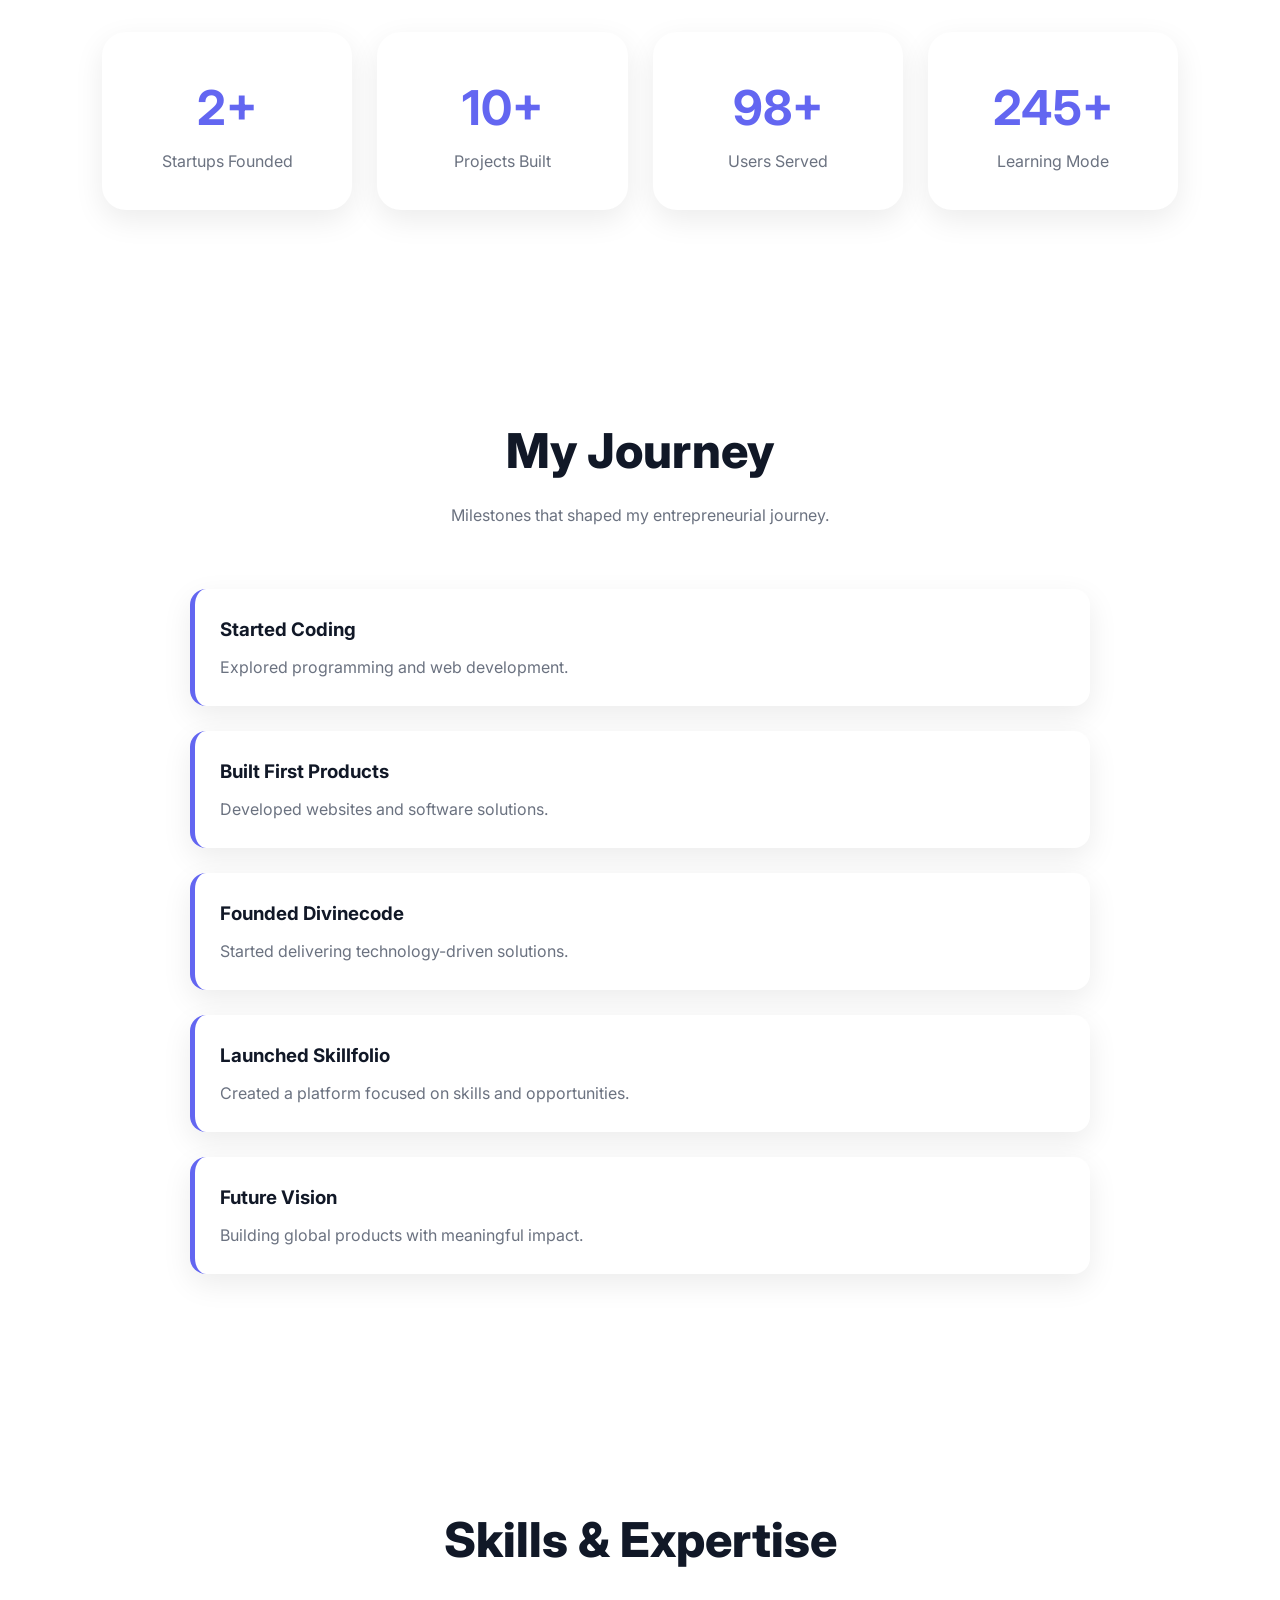
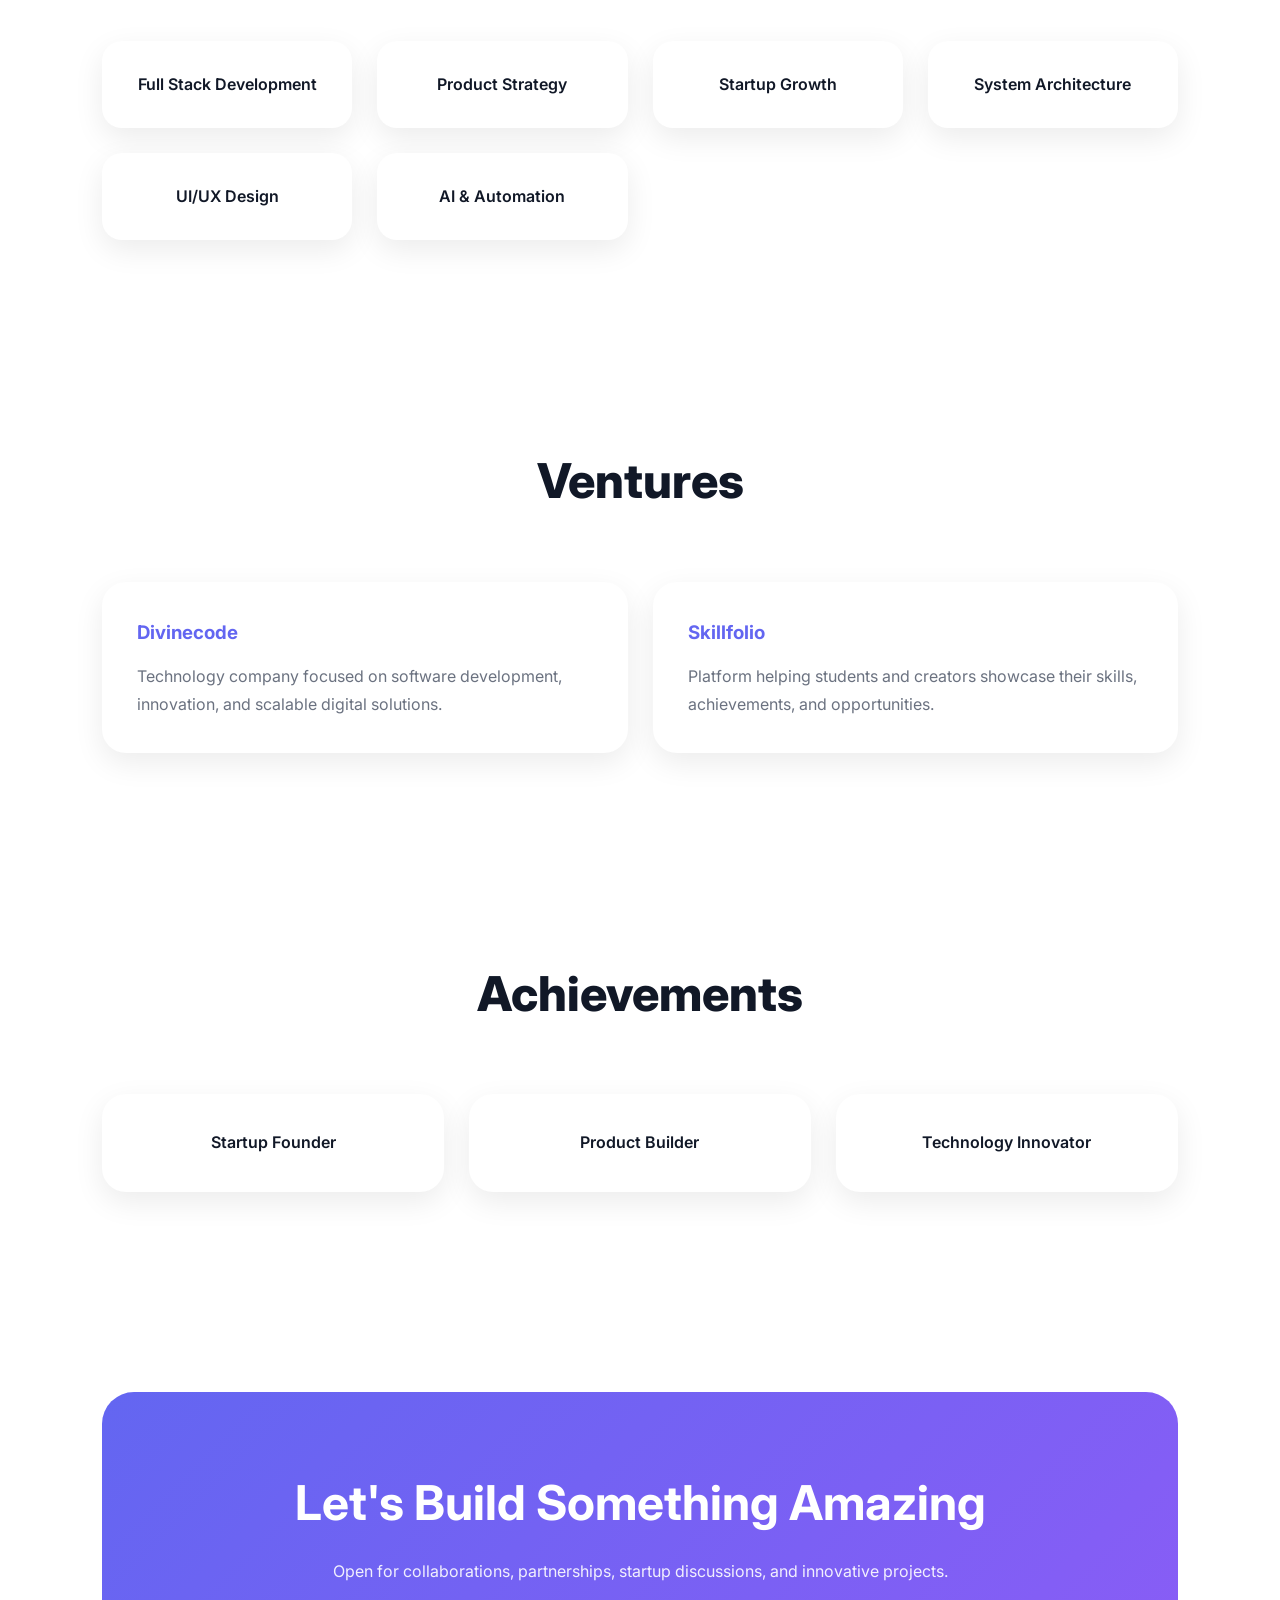
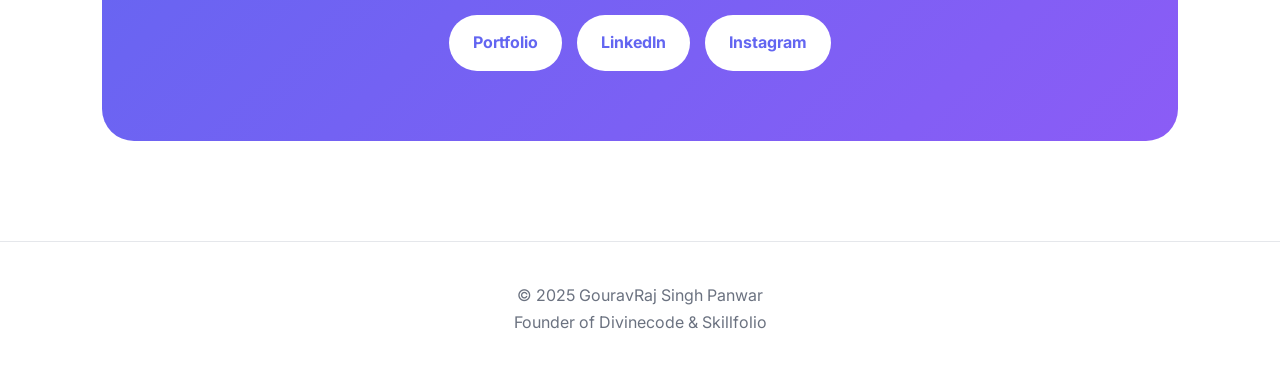
<file: founder.html>
<!DOCTYPE html>
<html lang="en">

<head>
    <meta charset="UTF-8">
    <meta name="viewport" content="width=device-width, initial-scale=1.0">

    <title>GouravRaj Singh Panwar | Founder of Divinecode & Skillfolio</title>

    <meta name="description"
        content="GouravRaj Singh Panwar is the Founder of Divinecode and Skillfolio, building innovative digital products, startups, and technology solutions.">

    <meta name="keywords"
        content="GouravRaj Singh Panwar, Gourav Panwar, Founder of DivineCodes technology , CEO of Divinecodes Technology, Divinecode, Skillfolio, Entrepreneur, Developer, Gourav singh panwar, Gourav, Gouravraj">

    <meta name="author" content="GouravRaj Singh Panwar">

    <meta property="og:title" content="GouravRaj Singh Panwar | Founder">
    <meta property="og:description"
        content="Founder of Divinecode & Skillfolio. Entrepreneur, Full Stack Developer and Technology Innovator.">

    <meta property="og:image" content="GouravRajSinghPanwar.jpg">

    <meta property="og:type" content="website">

    <link rel="icon" href="favicon.ico">

    <link href="https://fonts.googleapis.com/css2?family=Inter:wght@300;400;500;600;700;800;900&display=swap"
        rel="stylesheet">

    <link rel="stylesheet" href="founder.css">
</head>

<body>

    <!-- NAVBAR -->
    <header>
        <nav>
            <div class="logo">
                Gourav<span>Raj</span>
            </div>

            <ul>
                <li><a href="#hero">Home</a></li>
                <li><a href="#about">About</a></li>
                <li><a href="#journey">Journey</a></li>
                <li><a href="#skills">Skills</a></li>
                <li><a href="#ventures">Ventures</a></li>
                <li><a href="#achievements">Achievements</a></li>
                <li><a href="#contact">Contact</a></li>
            </ul>

            <a href="https://devgourav.me" target="_blank" class="portfolio-btn">
                Portfolio
            </a>
        </nav>
    </header>

    <!-- HERO -->
    <section id="hero">

        <div class="hero-content">

            <div class="hero-text">

                <span class="hero-badge">
                    Founder • Entrepreneur • Developer
                </span>

                <h1>
                    GouravRaj Singh Panwar
                </h1>

                <h2>
                    Founder of Divinecode & Skillfolio
                </h2>

                <p>
                    Building innovative digital products, scalable technology
                    solutions, and impactful startups that empower students,
                    creators, and businesses worldwide.
                </p>

                <div class="hero-buttons">

                    <a href="https://devgourav.me" target="_blank">
                        Visit Portfolio
                    </a>

                    <a href="#contact">
                        Contact Me
                    </a>

                </div>

            </div>
            
<div class="hero-image">

    <div class="hero-slider">

        <img src="GouravRajSinghPanwar.jpg"
             class="slide active">
       <meta name ="keyword"
        content= "Gouravraj, Gourav singh, Gourav, Gourav Panwar, Gouravraj Panwar, Gourav singh panwar, Gourav raj singh Panwar">

<img src="gouravrajsinghpanwar.png"
             class="slide">
        
       <meta name ="keyword"
        content= "Gouravraj, Gourav singh, Gourav, Gourav Panwar, Gouravraj Panwar, Gourav singh panwar, Gourav raj singh Panwar">
        
        <img src="Gouravrajsinghpanwar.jpg"
            class="slide">
<meta name ="keyword"
        content= "Gouravraj, Gourav singh, Gourav, Gourav Panwar, Gouravraj Panwar, Gourav singh panwar, Gourav raj singh Panwar">
    </div>

</div>
</div>

        </div>

    </section>

    <!-- ABOUT -->
    <section id="about">

        <div class="section-header">

            <h2>About Me</h2>

            <p>
                Passionate about technology, innovation, and entrepreneurship.
            </p>

        </div>

        <div class="about-content">

            <div class="about-card">

                <h3>Who Am I?</h3>

                <p>
                    I am GouravRaj Singh Panwar, a founder, entrepreneur,
                    and full-stack developer dedicated to building products
                    that solve real-world problems through technology.
                </p>

            </div>

            <div class="about-card">

                <h3>Mission</h3>

                <p>
                    To create meaningful digital experiences and empower
                    individuals through innovative platforms and scalable
                    solutions.
                </p>

            </div>

            <div class="about-card">

                <h3>Vision</h3>

                <p>
                    Building an ecosystem where technology, learning,
                    and entrepreneurship become accessible to everyone.
                </p>

            </div>

        </div>

    </section>

    <!-- STATS -->
    <section id="stats">

        <div class="stat-card">
            <h3>2+</h3>
            <p>Startups Founded</p>
        </div>

        <div class="stat-card">
            <h3>10+</h3>
            <p>Projects Built</p>
        </div>

        <div class="stat-card">
            <h3>100+</h3>
            <p>Users Served</p>
        </div>

        <div class="stat-card">
            <h3>24/7</h3>
            <p>Learning Mode</p>
        </div>

    </section>

    <!-- JOURNEY -->
    <section id="journey">

        <div class="section-header">

            <h2>My Journey</h2>

            <p>
                Milestones that shaped my entrepreneurial journey.
            </p>

        </div>

        <div class="timeline">

            <div class="timeline-item">
                <h3>Started Coding</h3>
                <p>Explored programming and web development.</p>
            </div>

            <div class="timeline-item">
                <h3>Built First Products</h3>
                <p>Developed websites and software solutions.</p>
            </div>

            <div class="timeline-item">
                <h3>Founded Divinecode</h3>
                <p>Started delivering technology-driven solutions.</p>
            </div>

            <div class="timeline-item">
                <h3>Launched Skillfolio</h3>
                <p>Created a platform focused on skills and opportunities.</p>
            </div>

            <div class="timeline-item">
                <h3>Future Vision</h3>
                <p>Building global products with meaningful impact.</p>
            </div>

        </div>

    </section>

    <!-- SKILLS -->
    <section id="skills">

        <div class="section-header">

            <h2>Skills & Expertise</h2>

        </div>

        <div class="skills-grid">

            <div class="skill-card">
                Full Stack Development
            </div>

            <div class="skill-card">
                Product Strategy
            </div>

            <div class="skill-card">
                Startup Growth
            </div>

            <div class="skill-card">
                System Architecture
            </div>

            <div class="skill-card">
                UI/UX Design
            </div>

            <div class="skill-card">
                AI & Automation
            </div>

        </div>

    </section>

    <!-- VENTURES -->
    <section id="ventures">

        <div class="section-header">

            <h2>Ventures</h2>

        </div>

        <div class="venture-grid">

            <div class="venture-card">

                <h3>Divinecode</h3>

                <p>
                    Technology company focused on software development,
                    innovation, and scalable digital solutions.
                </p>

            </div>

            <div class="venture-card">

                <h3>Skillfolio</h3>

                <p>
                    Platform helping students and creators showcase
                    their skills, achievements, and opportunities.
                </p>

            </div>

        </div>

    </section>

    <!-- ACHIEVEMENTS -->
    <section id="achievements">

        <div class="section-header">

            <h2>Achievements</h2>

        </div>

        <div class="achievement-grid">

            <div class="achievement-card">
                Startup Founder
            </div>

            <div class="achievement-card">
                Product Builder
            </div>

            <div class="achievement-card">
                Technology Innovator
            </div>

        </div>

    </section>


    <!-- CONTACT -->
    <section id="contact">

        <div class="contact-container">

            <h2>
                Let's Build Something Amazing
            </h2>

            <p>
                Open for collaborations, partnerships,
                startup discussions, and innovative projects.
            </p>

            <div class="contact-buttons">

                <a href="https://devgourav.me" target="_blank">
                    Portfolio
                </a>

                <a href="https://in.linkedin.com/in/gouravraj-singh-panwar" target="_blank">
                    LinkedIn
                </a>

                <a href="https://www.instagram.com/itz_gouravpanwar" target="_blank">
                    Instagram
                </a>

            </div>

        </div>

    </section>

    <!-- FOOTER -->
    <footer>

        <p>
            © 2025 GouravRaj Singh Panwar
        </p>

        <p>
            Founder of Divinecode & Skillfolio
        </p>

    </footer>

    <script src="founder.js"></script>

</body>

</html>
</file>
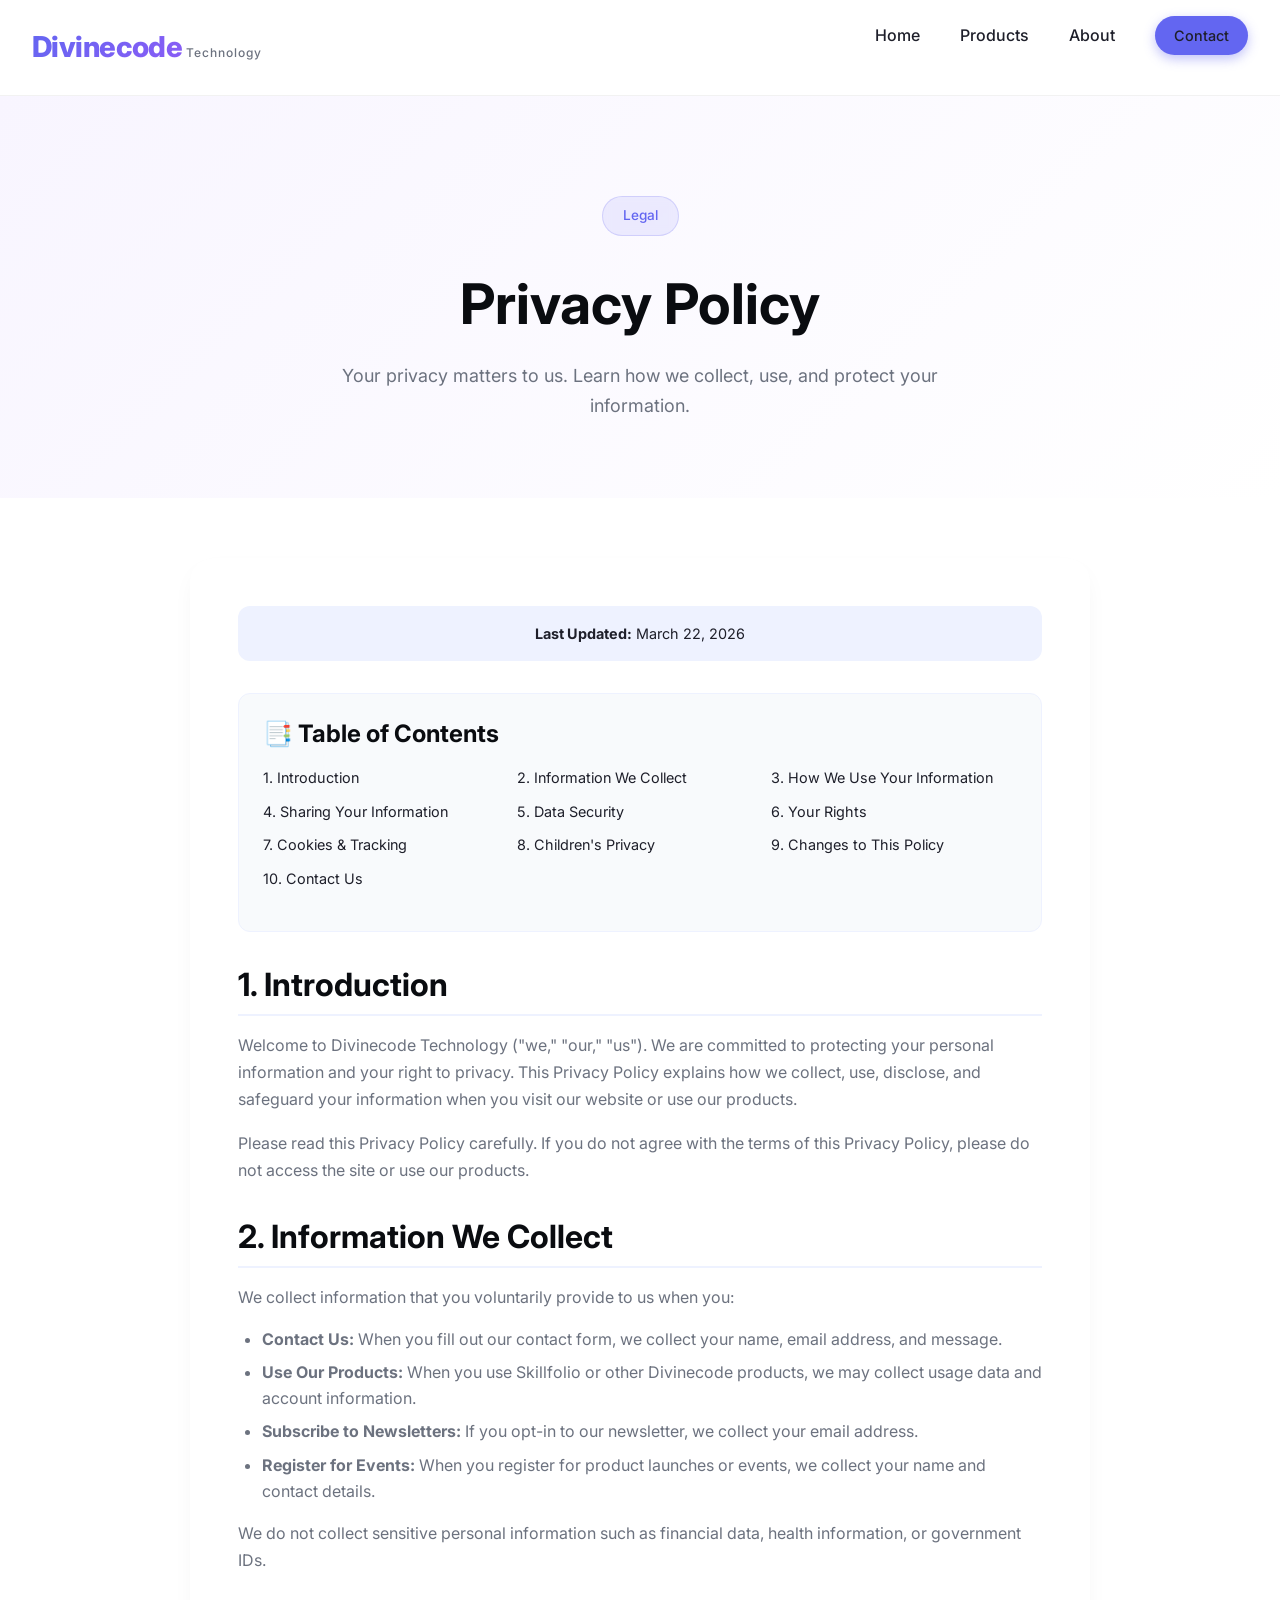
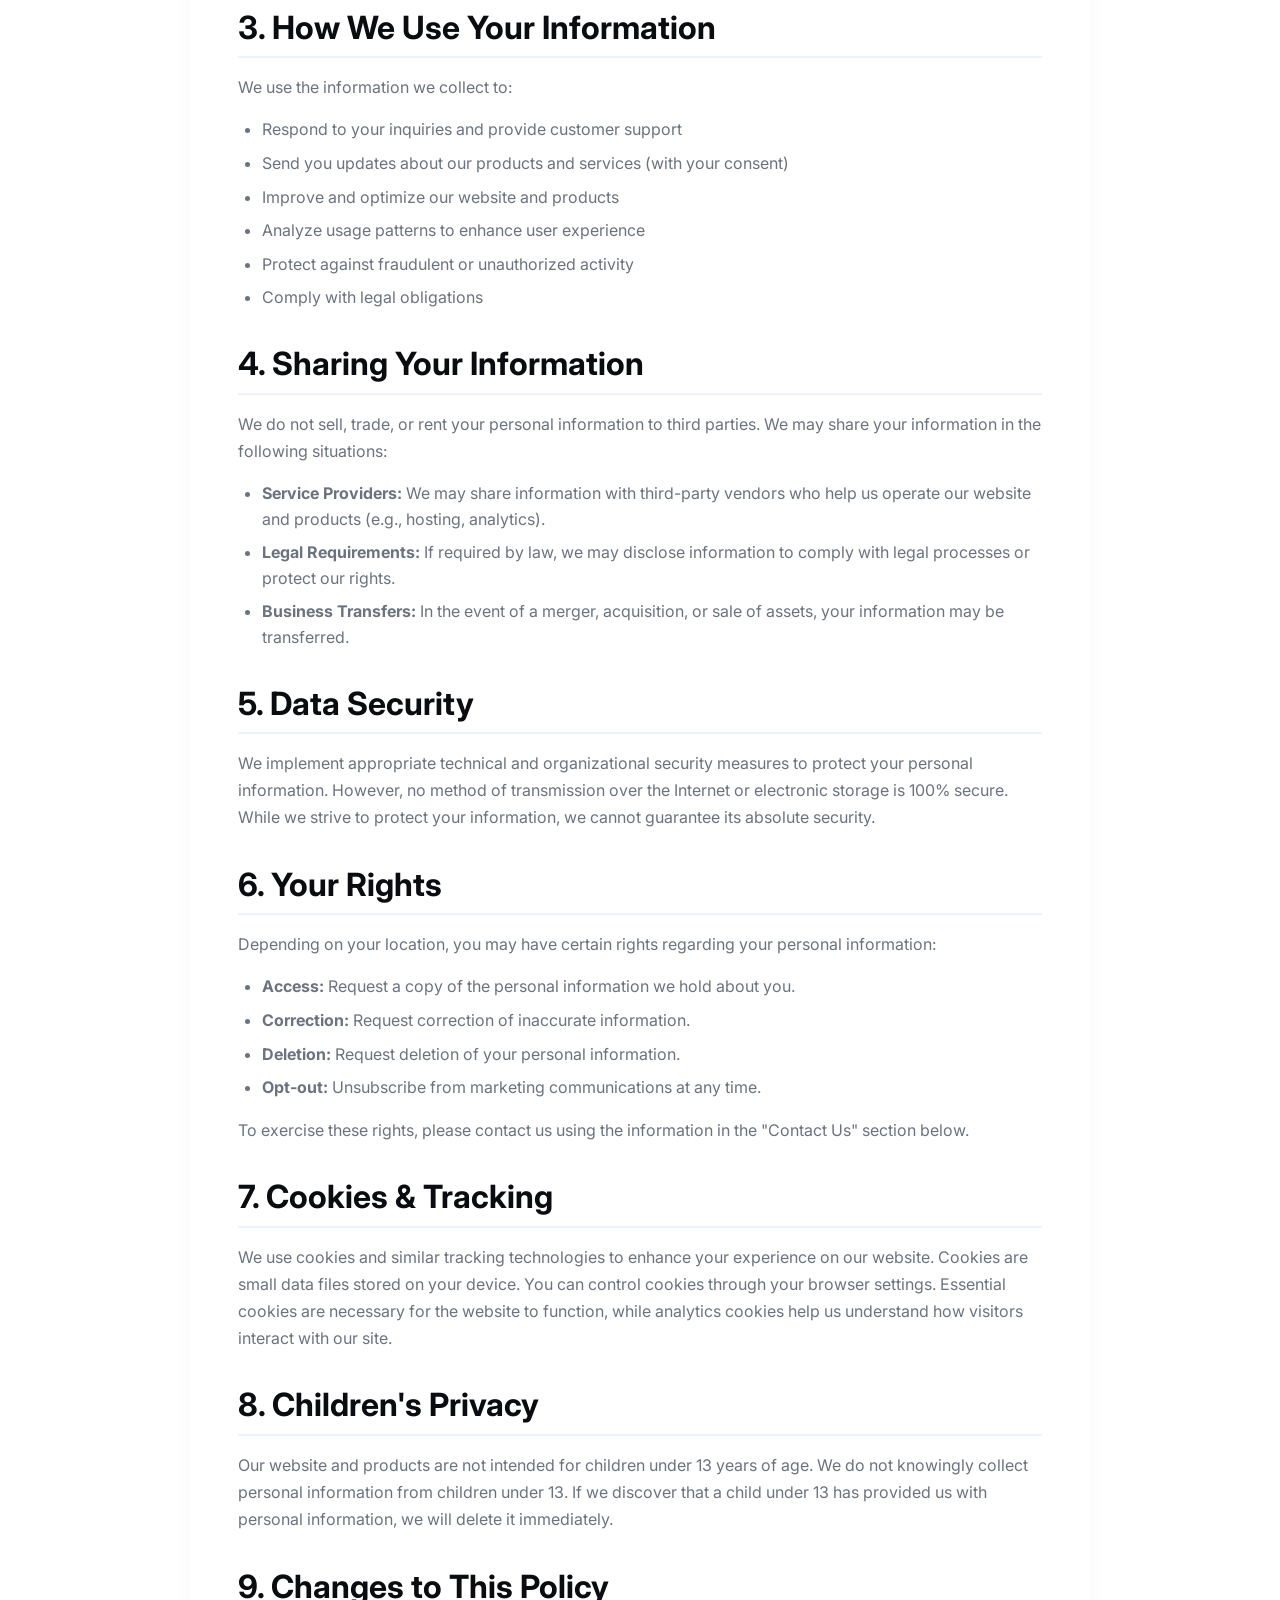
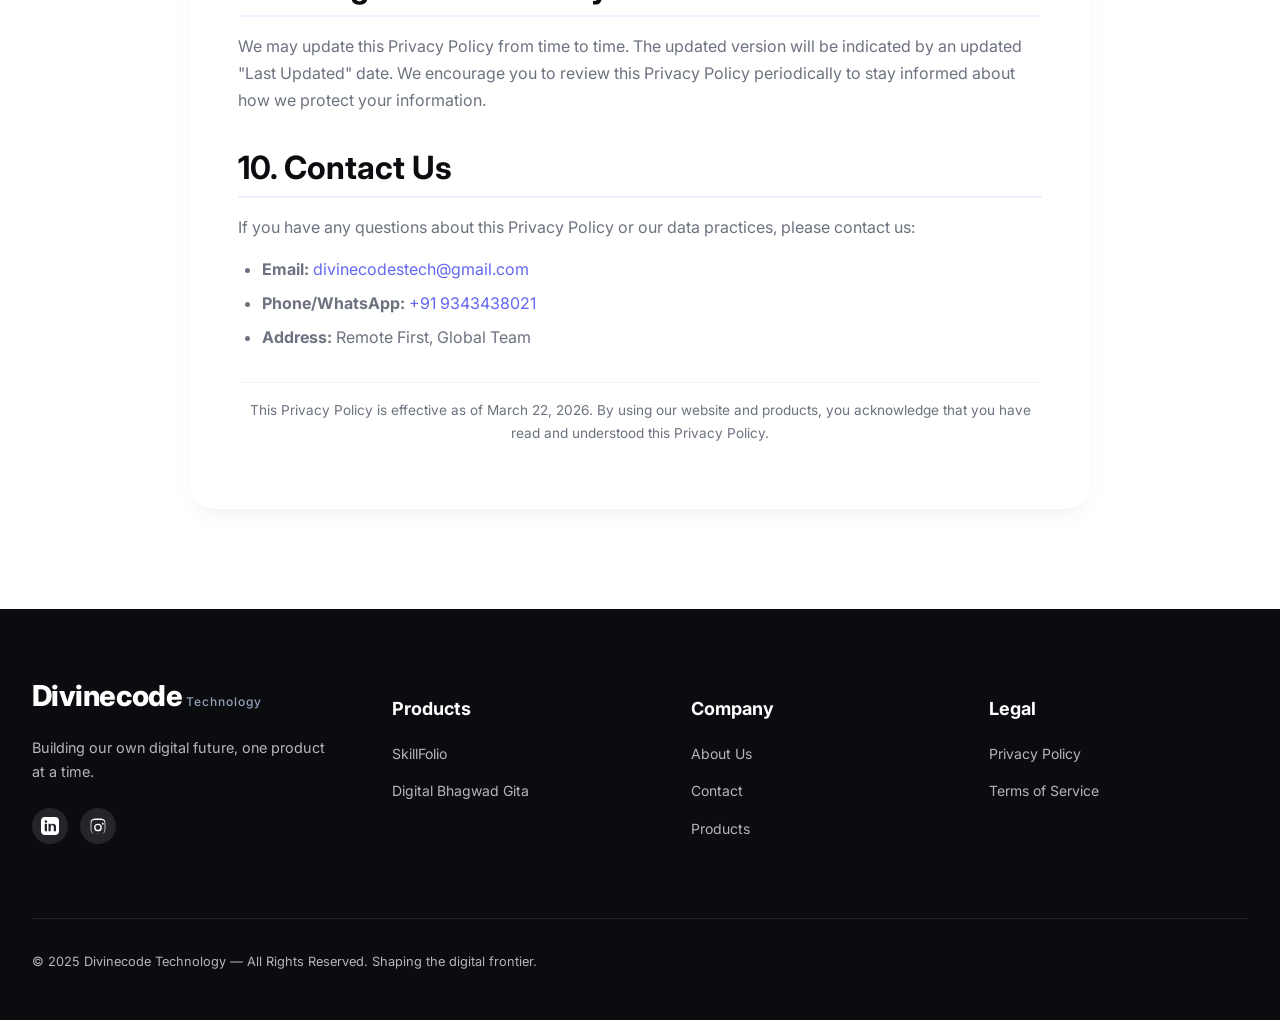
<file: privacy.html>
<!DOCTYPE html>
<html lang="en">

<head>
    <meta charset="UTF-8" />
    <meta name="viewport" content="width=device-width, initial-scale=1.0, viewport-fit=cover" />
    <title>Privacy Policy | Divinecode Technology</title>
    <meta name="description"
        content="Privacy Policy of Divinecode Technology - Learn how we collect, use, and protect your personal information.">
    <link rel="preconnect" href="https://fonts.googleapis.com">
    <link rel="preconnect" href="https://fonts.gstatic.com" crossorigin>
    <link rel="icon" type="image/x-icon" href="favicon.ico">
    <link
        href="https://fonts.googleapis.com/css2?family=Inter:opsz,wght@14..32,300;14..32,400;14..32,500;14..32,600;14..32,700;14..32,800&display=swap"
        rel="stylesheet">
    <link rel="stylesheet" href="privacy.css" />
</head>

<body>
    <header class="header">
        <div class="container">
            <div class="header__inner">
                <a href="index.html" class="logo">
                    <span class="logo__text">Divinecode</span>
                    <span class="logo__tagline">Technology</span>
                </a>
                <button class="nav-toggle" aria-label="Toggle navigation" aria-expanded="false">
                    <span class="nav-toggle__bar"></span>
                    <span class="nav-toggle__bar"></span>
                    <span class="nav-toggle__bar"></span>
                </button>
                <nav class="nav">
                    <ul class="nav__list">
                        <li><a href="index.html" class="nav__link">Home</a></li>
                        <li><a href="products.html" class="nav__link">Products</a></li>
                        <li><a href="about.html" class="nav__link">About</a></li>
                        <li><a href="contact.html" class="nav__link btn btn--primary"
                                style="padding: 0.5rem 1.2rem;">Contact</a></li>
                    </ul>
                </nav>
            </div>
        </div>
    </header>

    <main>
        <section class="page-hero">
            <div class="container">
                <div class="page-hero__content fade">
                    <div class="page-hero__badge">Legal</div>
                    <h1 class="page-hero__title">Privacy Policy</h1>
                    <p class="page-hero__description">Your privacy matters to us. Learn how we collect, use, and protect
                        your information.</p>
                </div>
            </div>
        </section>

        <section class="privacy-content">
            <div class="container">
                <div class="privacy-wrapper fade">
                    <div class="last-updated">
                        <strong>Last Updated:</strong> March 22, 2026
                    </div>

                    <div class="table-of-contents">
                        <h3>📑 Table of Contents</h3>
                        <ul>
                            <li><a href="#introduction">1. Introduction</a></li>
                            <li><a href="#information-collect">2. Information We Collect</a></li>
                            <li><a href="#use-information">3. How We Use Your Information</a></li>
                            <li><a href="#share-information">4. Sharing Your Information</a></li>
                            <li><a href="#data-security">5. Data Security</a></li>
                            <li><a href="#your-rights">6. Your Rights</a></li>
                            <li><a href="#cookies">7. Cookies & Tracking</a></li>
                            <li><a href="#children">8. Children's Privacy</a></li>
                            <li><a href="#changes">9. Changes to This Policy</a></li>
                            <li><a href="#contact">10. Contact Us</a></li>
                        </ul>
                    </div>

                    <section id="introduction">
                        <h2>1. Introduction</h2>
                        <p>Welcome to Divinecode Technology ("we," "our," "us"). We are committed to protecting your
                            personal information and your right to privacy. This Privacy Policy explains how we collect,
                            use, disclose, and safeguard your information when you visit our website or use our
                            products.</p>
                        <p>Please read this Privacy Policy carefully. If you do not agree with the terms of this
                            Privacy Policy, please do not access the site or use our products.</p>
                    </section>

                    <section id="information-collect">
                        <h2>2. Information We Collect</h2>
                        <p>We collect information that you voluntarily provide to us when you:</p>
                        <ul>
                            <li><strong>Contact Us:</strong> When you fill out our contact form, we collect your name,
                                email address, and message.</li>
                            <li><strong>Use Our Products:</strong> When you use Skillfolio or other Divinecode products,
                                we may collect usage data and account information.</li>
                            <li><strong>Subscribe to Newsletters:</strong> If you opt-in to our newsletter, we collect
                                your email address.</li>
                            <li><strong>Register for Events:</strong> When you register for product launches or events,
                                we collect your name and contact details.</li>
                        </ul>
                        <p>We do not collect sensitive personal information such as financial data, health information,
                            or government IDs.</p>
                    </section>

                    <section id="use-information">
                        <h2>3. How We Use Your Information</h2>
                        <p>We use the information we collect to:</p>
                        <ul>
                            <li>Respond to your inquiries and provide customer support</li>
                            <li>Send you updates about our products and services (with your consent)</li>
                            <li>Improve and optimize our website and products</li>
                            <li>Analyze usage patterns to enhance user experience</li>
                            <li>Protect against fraudulent or unauthorized activity</li>
                            <li>Comply with legal obligations</li>
                        </ul>
                    </section>

                    <section id="share-information">
                        <h2>4. Sharing Your Information</h2>
                        <p>We do not sell, trade, or rent your personal information to third parties. We may share your
                            information in the following situations:</p>
                        <ul>
                            <li><strong>Service Providers:</strong> We may share information with third-party vendors
                                who help us operate our website and products (e.g., hosting, analytics).</li>
                            <li><strong>Legal Requirements:</strong> If required by law, we may disclose information to
                                comply with legal processes or protect our rights.</li>
                            <li><strong>Business Transfers:</strong> In the event of a merger, acquisition, or sale of
                                assets, your information may be transferred.</li>
                        </ul>
                    </section>

                    <section id="data-security">
                        <h2>5. Data Security</h2>
                        <p>We implement appropriate technical and organizational security measures to protect your
                            personal information. However, no method of transmission over the Internet or electronic
                            storage is 100% secure. While we strive to protect your information, we cannot guarantee its
                            absolute security.</p>
                    </section>

                    <section id="your-rights">
                        <h2>6. Your Rights</h2>
                        <p>Depending on your location, you may have certain rights regarding your personal information:
                        </p>
                        <ul>
                            <li><strong>Access:</strong> Request a copy of the personal information we hold about you.
                            </li>
                            <li><strong>Correction:</strong> Request correction of inaccurate information.</li>
                            <li><strong>Deletion:</strong> Request deletion of your personal information.</li>
                            <li><strong>Opt-out:</strong> Unsubscribe from marketing communications at any time.</li>
                        </ul>
                        <p>To exercise these rights, please contact us using the information in the "Contact Us" section
                            below.</p>
                    </section>

                    <section id="cookies">
                        <h2>7. Cookies & Tracking</h2>
                        <p>We use cookies and similar tracking technologies to enhance your experience on our website.
                            Cookies are small data files stored on your device. You can control cookies through your
                            browser settings. Essential cookies are necessary for the website to function, while
                            analytics cookies help us understand how visitors interact with our site.</p>
                    </section>

                    <section id="children">
                        <h2>8. Children's Privacy</h2>
                        <p>Our website and products are not intended for children under 13 years of age. We do not
                            knowingly collect personal information from children under 13. If we discover that a child
                            under 13 has provided us with personal information, we will delete it immediately.</p>
                    </section>

                    <section id="changes">
                        <h2>9. Changes to This Policy</h2>
                        <p>We may update this Privacy Policy from time to time. The updated version will be indicated by
                            an updated "Last Updated" date. We encourage you to review this Privacy Policy periodically
                            to stay informed about how we protect your information.</p>
                    </section>

                    <section id="contact">
                        <h2>10. Contact Us</h2>
                        <p>If you have any questions about this Privacy Policy or our data practices, please contact us:
                        </p>
                        <ul>
                            <li><strong>Email:</strong> <a
                                    href="mailto:divinecodestech@gmail.com">divinecodestech@gmail.com</a></li>
                            <li><strong>Phone/WhatsApp:</strong> <a href="tel:+919343438021">+91 9343438021</a></li>
                            <li><strong>Address:</strong> Remote First, Global Team</li>
                        </ul>
                    </section>

                    <div class="effective-date">
                        <p>This Privacy Policy is effective as of March 22, 2026. By using our website and products,
                            you acknowledge that you have read and understood this Privacy Policy.</p>
                    </div>
                </div>
            </div>
        </section>
    </main>

    <footer class="footer">
        <div class="container">
            <div class="footer__inner">
                <div class="footer__brand">
                    <a href="index.html" class="logo">
                        <span class="logo__text" style="color: white; background: none;">Divinecode</span>
                        <span class="logo__tagline" style="color: #94a3b8;">Technology</span>
                    </a>
                    <p class="footer__tagline">Building our own digital future, one product at a time.</p>
                    <div class="footer__social">
                        <a href="https://www.linkedin.com/in/divinecodes-technology/" aria-label="LinkedIn"
                            class="footer__social-link" target="_blank">
                            <svg width="18" height="18" viewBox="0 0 24 24" fill="currentColor">
                                <path
                                    d="M19 0h-14c-2.761 0-5 2.239-5 5v14c0 2.761 2.239 5 5 5h14c2.761 0 5-2.239 5-5v-14c0-2.761-2.239-5-5-5zm-11 19h-3v-10h3v10zm-1.5-11.268c-.966 0-1.75-.784-1.75-1.75s.784-1.75 1.75-1.75 1.75.784 1.75 1.75-.784 1.75-1.75 1.75zm13.5 11.268h-3v-5.604c0-3.368-4-3.113-4 0v5.604h-3v-10h3v1.604c1.396-2.586 7-2.777 7 2.476v5.92z" />
                            </svg>
                        </a>
                        <a href="https://www.instagram.com/divinecodetechnology" aria-label="Instagram"
                            class="footer__social-link" target="_blank">
                            <svg width="18" height="18" viewBox="0 0 24 24" fill="currentColor">
                                <path
                                    d="M12 2.163c3.204 0 3.584.012 4.85.07 3.252.148 4.771 1.691 4.919 4.919.058 1.265.069 1.645.069 4.848 0 3.204-.012 3.584-.07 4.85-.148 3.225-1.664 4.771-4.919 4.919-1.266.058-1.644.069-4.85.069-3.204 0-3.584-.012-4.85-.07-3.26-.148-4.771-1.699-4.919-4.919-.058-1.266-.069-1.645-.069-4.85 0-3.204.012-3.584.07-4.85.148-3.227 1.664-4.771 4.919-4.919 1.266-.057 1.645-.069 4.85-.069zm0 1.838c-3.156 0-3.524.012-4.765.069-2.686.123-3.946 1.386-4.069 4.069-.057 1.241-.069 1.609-.069 4.765 0 3.156.012 3.524.069 4.765.123 2.683 1.383 3.946 4.069 4.069 1.241.057 1.609.069 4.765.069 3.156 0 3.524-.012 4.765-.069 2.683-.123 3.946-1.383 4.069-4.069.057-1.241.069-1.609.069-4.765 0-3.156-.012-3.524-.069-4.765-.123-2.683-1.383-3.946-4.069-4.069-1.241-.057-1.609-.069-4.765-.069zm0 4.838a5.162 5.162 0 110 10.324 5.162 5.162 0 010-10.324zm0 1.838a3.324 3.324 0 100 6.648 3.324 3.324 0 000-6.648zm6.406-2.845a1.2 1.2 0 110 2.4 1.2 1.2 0 010-2.4z" />
                            </svg>
                        </a>
                    </div>
                </div>
                <div class="footer__links">
                    <div class="footer__column">
                        <h3 class="footer__heading">Products</h3>
                        <ul class="footer__list">
                            <li><a href="https://skillfolio.tech" class="footer__link" target="_blank">SkillFolio</a>
                            </li>
                            <li><a href="https://digitalbhagwadgita.divinecodes.tech/" class="footer__link">Digital
                                    Bhagwad Gita</a></li>
                        </ul>
                    </div>
                    <div class="footer__column">
                        <h3 class="footer__heading">Company</h3>
                        <ul class="footer__list">
                            <li><a href="about.html" class="footer__link">About Us</a></li>
                            <li><a href="contact.html" class="footer__link">Contact</a></li>
                            <li><a href="products.html" class="footer__link">Products</a></li>
                        </ul>
                    </div>
                    <div class="footer__column">
                        <h3 class="footer__heading">Legal</h3>
                        <ul class="footer__list">
                            <li><a href="privacy.html" class="footer__link">Privacy Policy</a></li>
                            <li><a href="terms.html" class="footer__link">Terms of Service</a></li>
                        </ul>
                    </div>
                </div>
            </div>
            <div class="footer__bottom">
                <p class="footer__copyright">© 2025 Divinecode Technology — All Rights Reserved. Shaping the digital
                    frontier.</p>
            </div>
        </div>
    </footer>
    <script src="privacy.js"></script>
</body>

</html>
</file>
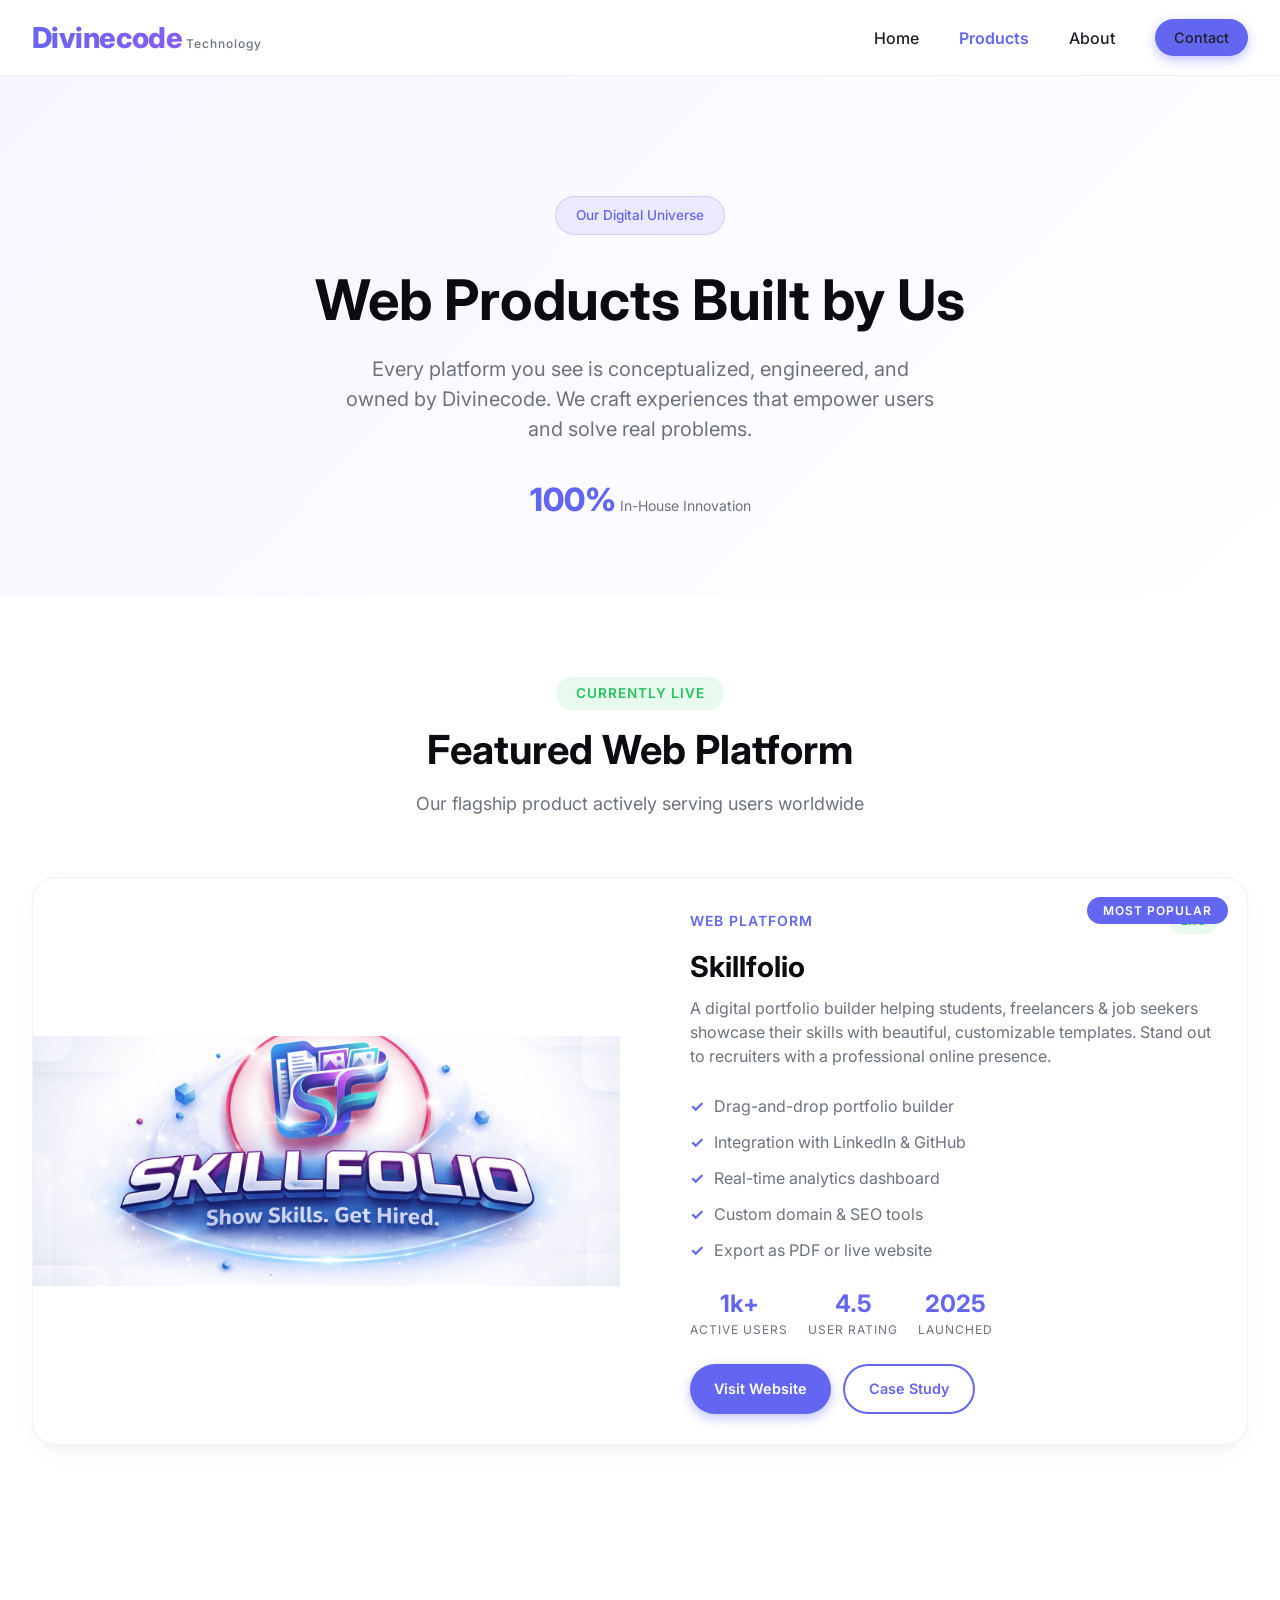
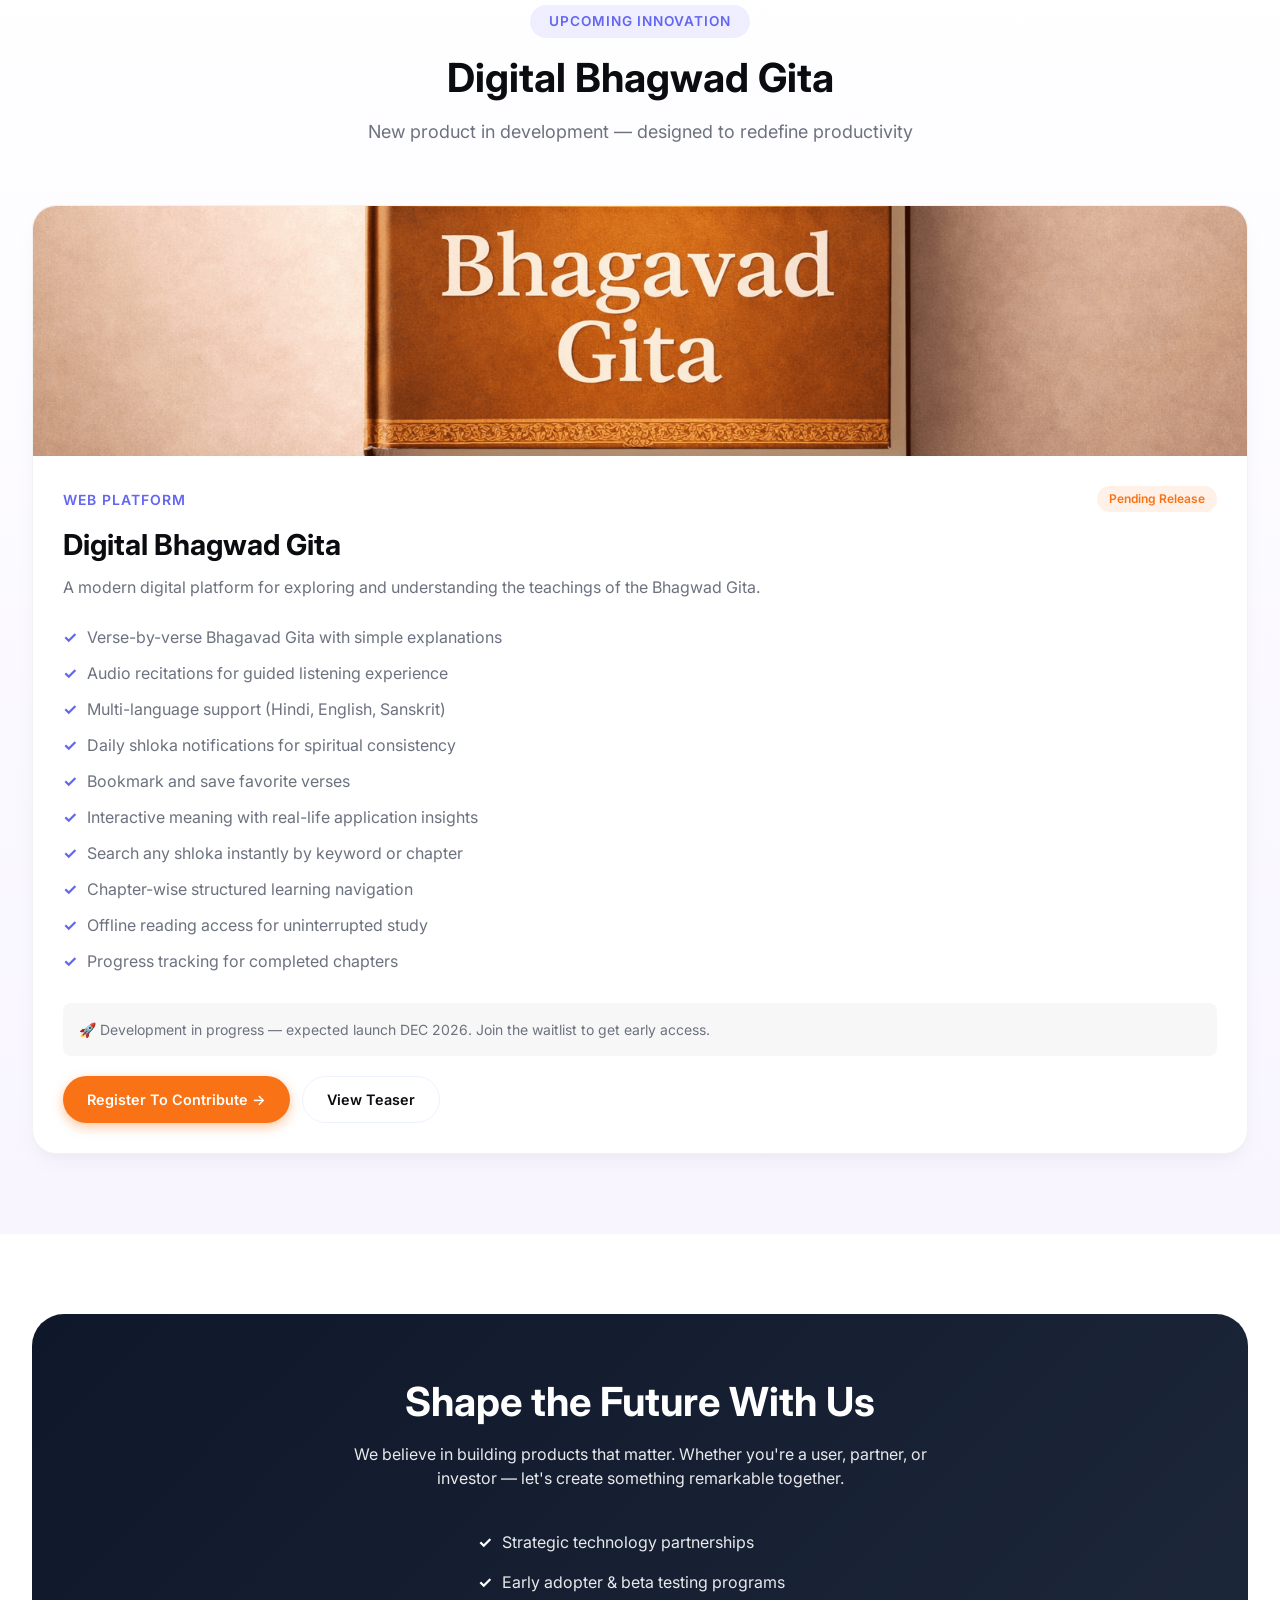
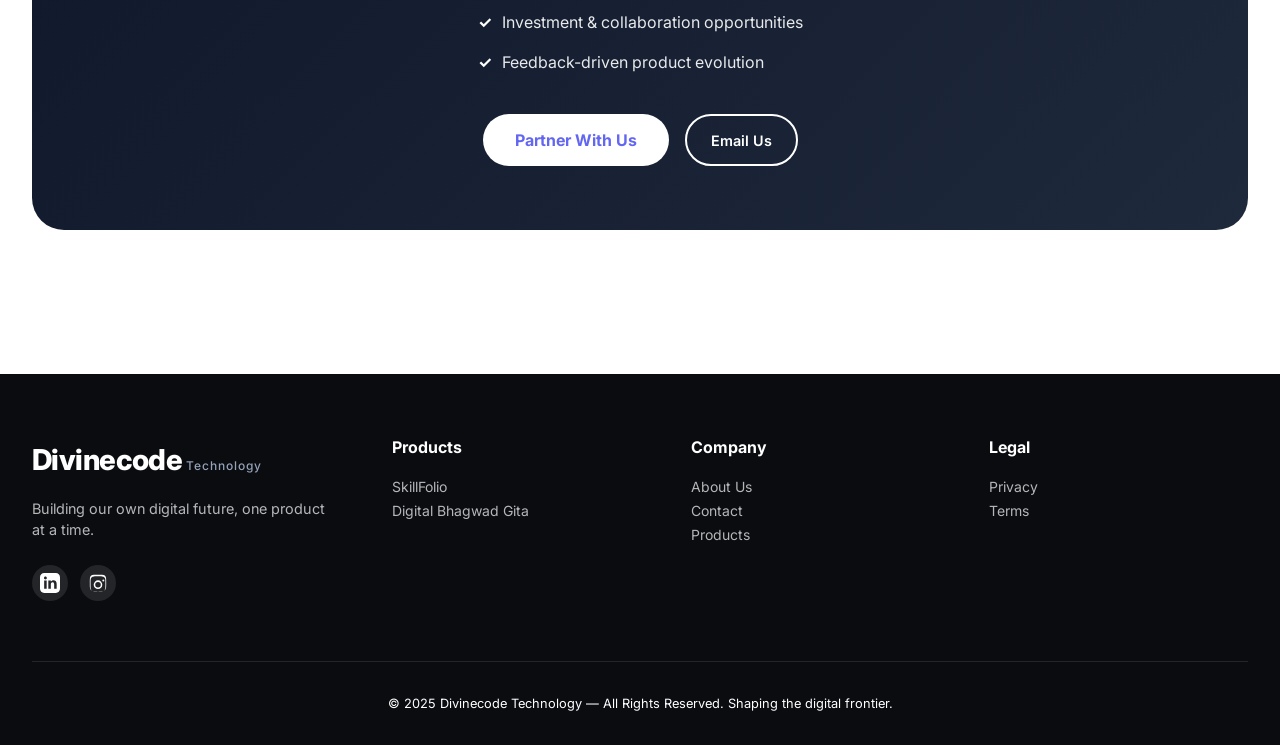
<file: products.html>
<!DOCTYPE html>
<html lang="en">

<head>
    <meta charset="UTF-8">
    <meta name="viewport" content="width=device-width, initial-scale=1.0, viewport-fit=cover">
    <title>Products | Divinecode Technology - Web Creations</title>
    <meta name="description"
        content="Explore Divinecode's portfolio of web products - platforms built and owned by us. Discover Skillfolio and upcoming web innovations.">
    <link rel="preconnect" href="https://fonts.googleapis.com">
    <link rel="preconnect" href="https://fonts.gstatic.com" crossorigin>
    <link rel="icon" type="image/x-icon" href="favicon.ico">
    <link
        href="https://fonts.googleapis.com/css2?family=Inter:opsz,wght@14..32,300;14..32,400;14..32,500;14..32,600;14..32,700;14..32,800&display=swap"
        rel="stylesheet">
    <link rel="stylesheet" href="products.css">
</head>

<body>
    <header class="header">
        <div class="container">
            <div class="header__inner">
                <a href="index.html" class="logo">
                    <span class="logo__text">Divinecode</span>
                    <span class="logo__tagline">Technology</span>
                </a>
                <nav class="nav">
                    <ul class="nav__list">
                        <li><a href="index.html" class="nav__link">Home</a></li>
                        <li><a href="products.html" class="nav__link nav__link--active">Products</a></li>
                        <li><a href="about.html" class="nav__link">About</a></li>
                        <li><a href="contact.html" class="nav__link btn btn--primary"
                                style="padding: 0.5rem 1.2rem;">Contact</a></li>
                    </ul>
                </nav>
                <button class="mobile-menu-btn" id="mobileMenuBtn" aria-label="Menu">
                    <span></span>
                    <span></span>
                    <span></span>
                </button>
            </div>
        </div>
    </header>

    <div class="mobile-nav" id="mobileNav">
        <ul class="mobile-nav__list">
            <li><a href="index.html" class="mobile-nav__link">Home</a></li>
            <li><a href="products.html" class="mobile-nav__link mobile-nav__link--active">Products</a></li>
            <li><a href="about.html" class="mobile-nav__link">About</a></li>
            <li><a href="contact.html" class="mobile-nav__link">Contact</a></li>
        </ul>
        <div style="margin-top: 2rem;">
            <a href="contact.html" class="btn btn--primary mobile-nav__btn"
                style="width: 100%; justify-content: center;">Get in Touch →</a>
        </div>
    </div>
    <div class="mobile-overlay" id="mobileOverlay"></div>

    <main>
        <section class="page-hero" aria-labelledby="page-hero-heading">
            <div class="container">
                <div class="page-hero__content fade">
                    <div class="page-hero__badge">Our Digital Universe</div>
                    <h1 id="page-hero-heading" class="page-hero__title">Web Products Built by Us</h1>
                    <p class="page-hero__description">Every platform you see is conceptualized, engineered, and owned by
                        Divinecode. We craft experiences that empower users and solve real problems.</p>
                    <div class="page-hero__stats">
                        <div class="stat-badge">
                            <span class="stat-badge__number">100%</span>
                            <span class="stat-badge__label">In-House Innovation</span>
                        </div>
                    </div>
                </div>
            </div>
        </section>

        <section class="products-section" id="web-products" aria-labelledby="live-products-heading">
            <div class="container">
                <div class="section-header">
                    <span class="section-header__label section-header__label--success">Currently Live</span>
                    <h2 id="live-products-heading" class="section-header__title">Featured Web Platform</h2>
                    <p class="section-header__subtitle">Our flagship product actively serving users worldwide</p>
                </div>
                <div class="products-grid fade">
                    <article class="product-card product-card--featured tilt">
                        <div class="product-card__badge">
                            <span class="product-card__badge-text">Most Popular</span>
                        </div>
                        <div class="product-card__image">
                            <img src="skillfolio.png" alt="Skillfolio portfolio builder interface" loading="lazy">
                        </div>
                        <div class="product-card__content">
                            <div class="product-card__meta">
                                <span class="product-card__category">Web Platform</span>
                                <span class="product-card__status product-card__status--live">Live</span>
                            </div>
                            <h3 class="product-card__title">Skillfolio</h3>
                            <p class="product-card__description">A digital portfolio builder helping students,
                                freelancers & job seekers showcase their skills with beautiful, customizable templates.
                                Stand out to recruiters with a professional online presence.</p>
                            <ul class="product-card__features">
                                <li>Drag-and-drop portfolio builder</li>
                                <li>Integration with LinkedIn & GitHub</li>
                                <li>Real-time analytics dashboard</li>
                                <li>Custom domain & SEO tools</li>
                                <li>Export as PDF or live website</li>
                            </ul>
                            <div class="product-card__stats">
                                <div class="product-stat">
                                    <span class="product-stat__number">1k+</span>
                                    <span class="product-stat__label">Active Users</span>
                                </div>
                                <div class="product-stat">
                                    <span class="product-stat__number">4.5</span>
                                    <span class="product-stat__label">User Rating</span>
                                </div>
                                <div class="product-stat">
                                    <span class="product-stat__number">2025</span>
                                    <span class="product-stat__label">Launched</span>
                                </div>
                            </div>
                            <div class="product-card__actions">
                                <a href="https://skillfolio.tech" class="btn btn--primary" target="_blank"
                                    rel="noopener">Visit Website</a>
                                <a href="https://skillfolio.tech/about.html" class="btn btn--secondary" target="_blank"
                                    rel="noopener">Case Study</a>
                            </div>
                        </div>
                    </article>
                </div>
            </div>
        </section>

        <section class="products-section products-section--alt" id="pending-web" aria-labelledby="pending-heading">
            <div class="container">
                <div class="section-header">
                    <span class="section-header__label">Upcoming Innovation</span>
                    <h2 id="pending-heading" class="section-header__title">Digital Bhagwad Gita</h2>
                    <p class="section-header__subtitle">New product in development — designed to redefine productivity
                    </p>
                </div>
                <div class="products-grid fade">
                    <article class="product-card tilt">
                        <div class="product-card__image">
                            <img src="bagvadgita.png" alt="Digital Bhagwad Gita platform concept" loading="lazy">
                        </div>
                        <div class="product-card__content">
                            <div class="product-card__meta">
                                <span class="product-card__category">Web Platform</span>
                                <span class="product-card__status product-card__status--pending">Pending Release</span>
                            </div>
                            <h3 class="product-card__title">Digital Bhagwad Gita</h3>
                            <p class="product-card__description">A modern digital platform for exploring and
                                understanding the teachings of the Bhagwad Gita.</p>
                            <ul class="product-card__features">
                                <li>Verse-by-verse Bhagavad Gita with simple explanations</li>
                                <li>Audio recitations for guided listening experience</li>
                                <li>Multi-language support (Hindi, English, Sanskrit)</li>
                                <li>Daily shloka notifications for spiritual consistency</li>
                                <li>Bookmark and save favorite verses</li>
                                <li>Interactive meaning with real-life application insights</li>
                                <li>Search any shloka instantly by keyword or chapter</li>
                                <li>Chapter-wise structured learning navigation</li>
                                <li>Offline reading access for uninterrupted study</li>
                                <li>Progress tracking for completed chapters</li>
                            </ul>
                            <div class="product-card__notice">
                                <p>🚀 Development in progress — expected launch DEC 2026. Join the waitlist to get early
                                    access.</p>
                            </div>
                            <div class="product-card__actions">
                                <a href="https://digitalbhagwadgita.divinecodes.tech/" class="btn btn--primary"
                                    style="background: var(--accent); box-shadow: 0 4px 12px rgba(249,115,22,0.4);">Register
                                    To Contribute →</a>
                                <a href="https://youtu.be/6eXTYmr0Zk8?si=zWMtc1oEv7N66yq6" class="btn btn--outline">View
                                    Teaser</a>
                            </div>
                        </div>
                    </article>
                </div>
            </div>
        </section>
        <section class="cta-section fade">
            <div class="container">
                <div class="cta">
                    <div class="cta__content">
                        <h2 class="cta__title">Shape the Future With Us</h2>
                        <p class="cta__text">We believe in building products that matter. Whether you're a user,
                            partner, or investor — let's create something remarkable together.</p>
                        <ul class="cta__list">
                            <li>Strategic technology partnerships</li>
                            <li>Early adopter & beta testing programs</li>
                            <li>Investment & collaboration opportunities</li>
                            <li>Feedback-driven product evolution</li>
                        </ul>
                    </div>
                    <div class="cta__actions">
                        <a href="contact.html" class="btn btn--cta">Partner With Us</a>
                        <a href="mailto:divinecodestech@gmail.com" class="btn btn--secondary"
                            style="background: transparent; border-color: white; color: white;">Email Us</a>
                    </div>
                </div>
            </div>
        </section>
    </main>

    <footer class="footer">
        <div class="container">
            <div class="footer__inner">
                <div>
                    <a href="index.html" class="logo">
                        <span class="logo__text" style="color:white; background: none;">Divinecode</span>
                        <span class="logo__tagline" style="color:#94a3b8;">Technology</span>
                    </a>
                    <p style="margin-top: 1rem; font-size: 0.9rem; color: rgba(255,255,255,0.7);">Building our own
                        digital future, one product at a time.</p>
                    <div class="footer__social">
                        <a href="https://www.linkedin.com/in/divinecodes-technology/" class="footer__social-link"
                            target="_blank">
                            <svg width="20" height="20" viewBox="0 0 24 24" fill="currentColor">
                                <path
                                    d="M19 0h-14c-2.761 0-5 2.239-5 5v14c0 2.761 2.239 5 5 5h14c2.761 0 5-2.239 5-5v-14c0-2.761-2.239-5-5-5zm-11 19h-3v-10h3v10zm-1.5-11.268c-.966 0-1.75-.784-1.75-1.75s.784-1.75 1.75-1.75 1.75.784 1.75 1.75-.784 1.75-1.75 1.75zm13.5 11.268h-3v-5.604c0-3.368-4-3.113-4 0v5.604h-3v-10h3v1.604c1.396-2.586 7-2.777 7 2.476v5.92z" />
                            </svg>
                        </a>
                        <a href="https://www.instagram.com/divinecodetechnology" class="footer__social-link"
                            target="_blank">
                            <svg width="20" height="20" viewBox="0 0 24 24" fill="currentColor">
                                <path
                                    d="M12 2.163c3.204 0 3.584.012 4.85.07 3.252.148 4.771 1.691 4.919 4.919.058 1.265.069 1.645.069 4.848 0 3.204-.012 3.584-.07 4.85-.148 3.225-1.664 4.771-4.919 4.919-1.266.058-1.644.069-4.85.069-3.204 0-3.584-.012-4.85-.07-3.26-.148-4.771-1.699-4.919-4.919-.058-1.266-.069-1.645-.069-4.85 0-3.204.012-3.584.07-4.85.148-3.227 1.664-4.771 4.919-4.919 1.266-.057 1.645-.069 4.85-.069zm0 1.838c-3.156 0-3.524.012-4.765.069-2.686.123-3.946 1.386-4.069 4.069-.057 1.241-.069 1.609-.069 4.765 0 3.156.012 3.524.069 4.765.123 2.683 1.383 3.946 4.069 4.069 1.241.057 1.609.069 4.765.069 3.156 0 3.524-.012 4.765-.069 2.683-.123 3.946-1.383 4.069-4.069.057-1.241.069-1.609.069-4.765 0-3.156-.012-3.524-.069-4.765-.123-2.683-1.383-3.946-4.069-4.069-1.241-.057-1.609-.069-4.765-.069zm0 4.838a5.162 5.162 0 110 10.324 5.162 5.162 0 010-10.324zm0 1.838a3.324 3.324 0 100 6.648 3.324 3.324 0 000-6.648zm6.406-2.845a1.2 1.2 0 110 2.4 1.2 1.2 0 010-2.4z" />
                            </svg>
                        </a>
                    </div>
                </div>
                <div class="footer__links">
                    <div>
                        <h4 style="color: white;">Products</h4>
                        <ul style="list-style:none; margin-top:1rem;">
                            <li><a href="https://skillfolio.tech" class="footer__link" target="_blank">SkillFolio</a>
                            </li>
                            <li><a href="https://digitalbhagwadgita.divinecodes.tech/" class="footer__link">Digital
                                    Bhagwad Gita</a></li>
                        </ul>
                    </div>
                    <div>
                        <h4 style="color: white;">Company</h4>
                        <ul style="list-style:none; margin-top:1rem;">
                            <li><a href="about.html" class="footer__link">About Us</a></li>
                            <li><a href="contact.html" class="footer__link">Contact</a></li>
                            <li><a href="products.html" class="footer__link">Products</a></li>
                        </ul>
                    </div>
                    <div>
                        <h4 style="color: white;">Legal</h4>
                        <ul style="list-style:none; margin-top:1rem;">
                            <li><a href="privacy.html" class="footer__link">Privacy</a></li>
                            <li><a href="terms.html" class="footer__link">Terms</a></li>
                        </ul>
                    </div>
                </div>
            </div>
            <div
                style="border-top: 1px solid rgba(255,255,255,0.1); margin-top: 3rem; padding-top: 2rem; text-align: center; font-size: 0.8rem;">
                © 2025 Divinecode Technology — All Rights Reserved. Shaping the digital frontier.
            </div>
        </div>
    </footer>

    <script src="products.js"></script>
</body>

</html>
</file>
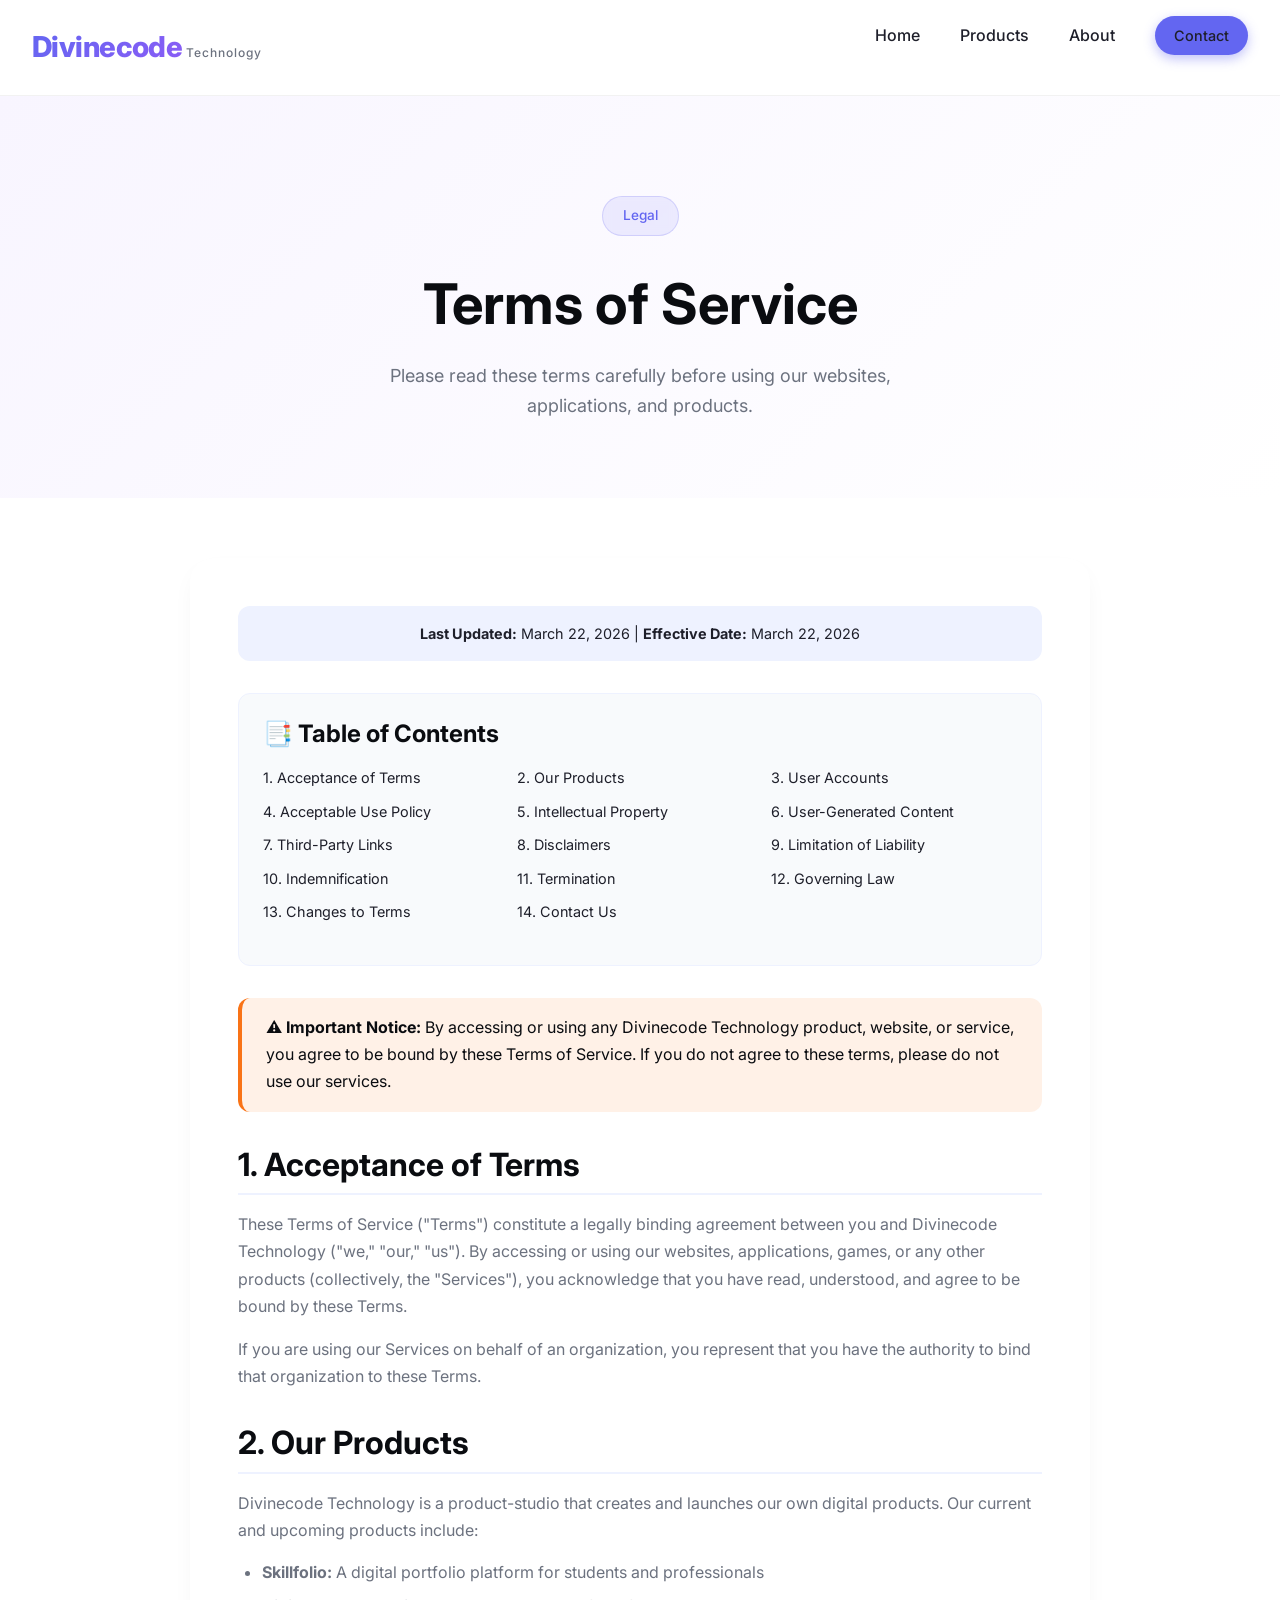
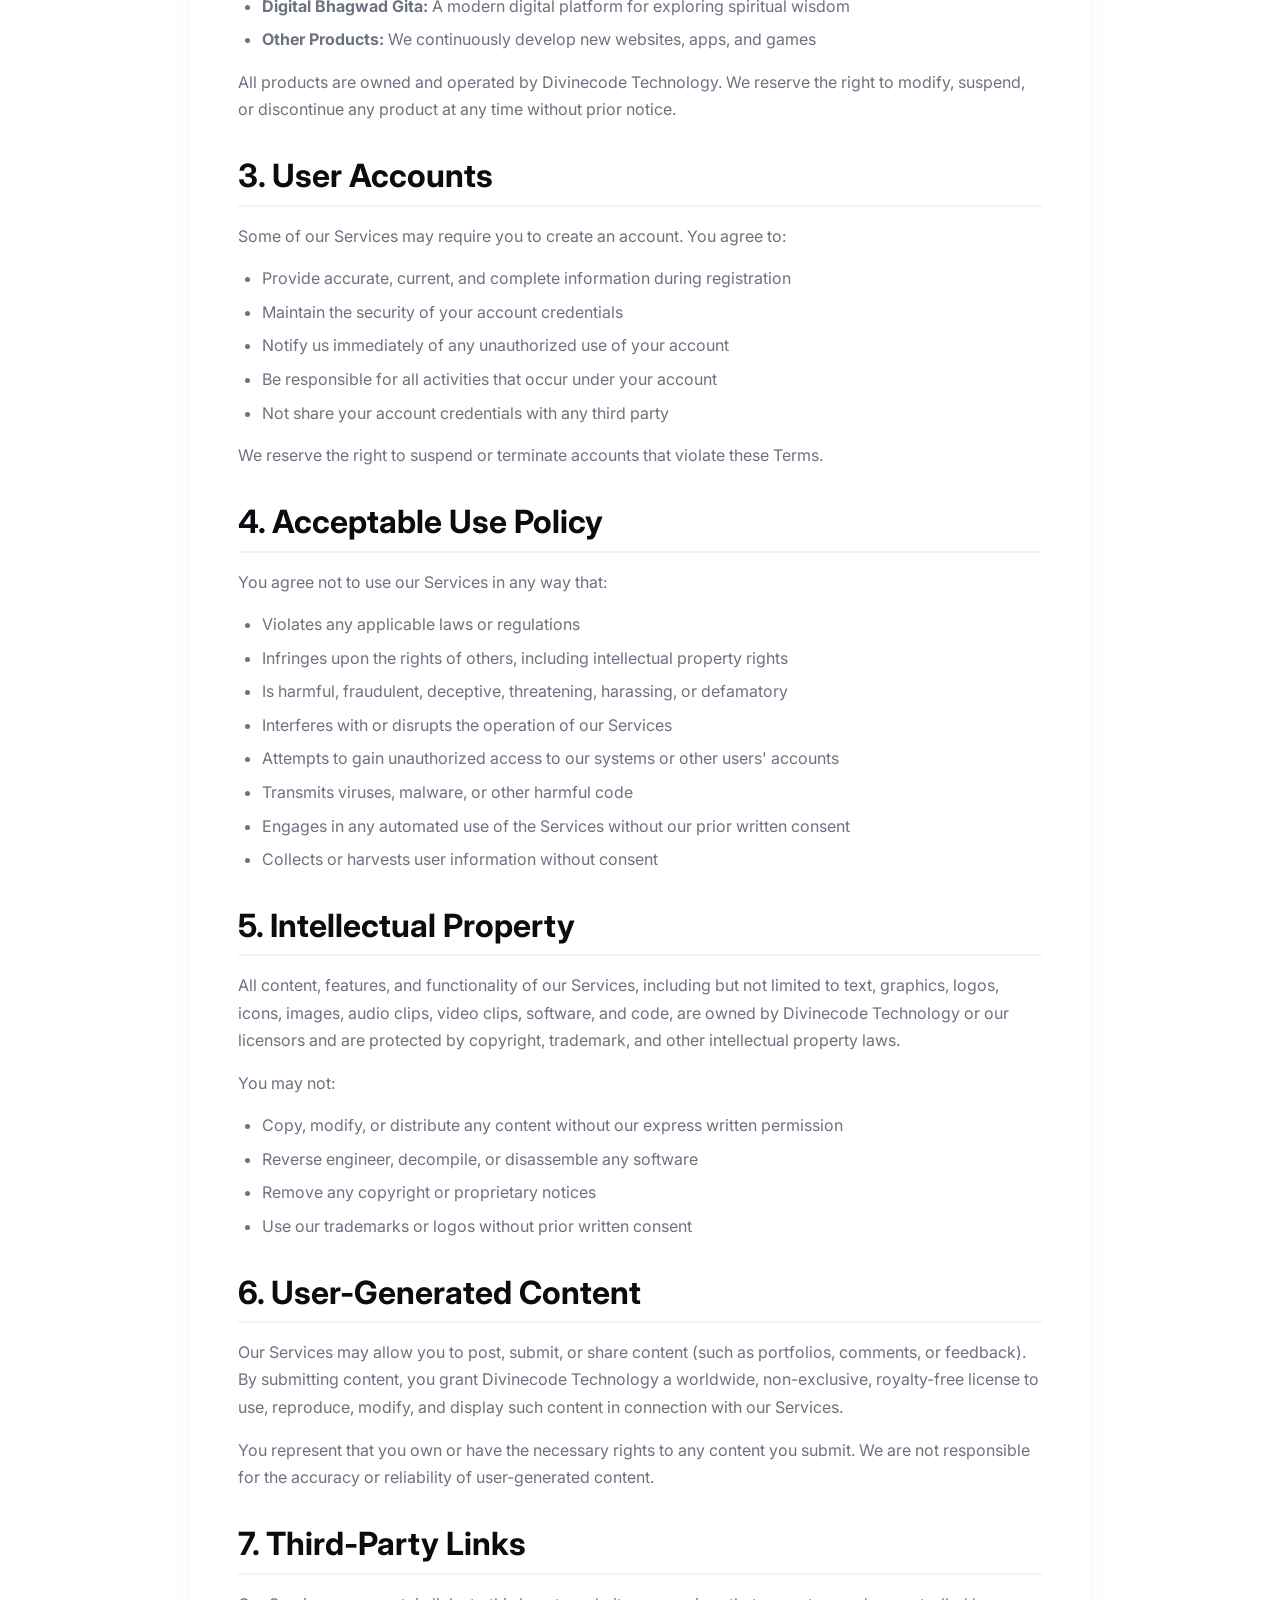
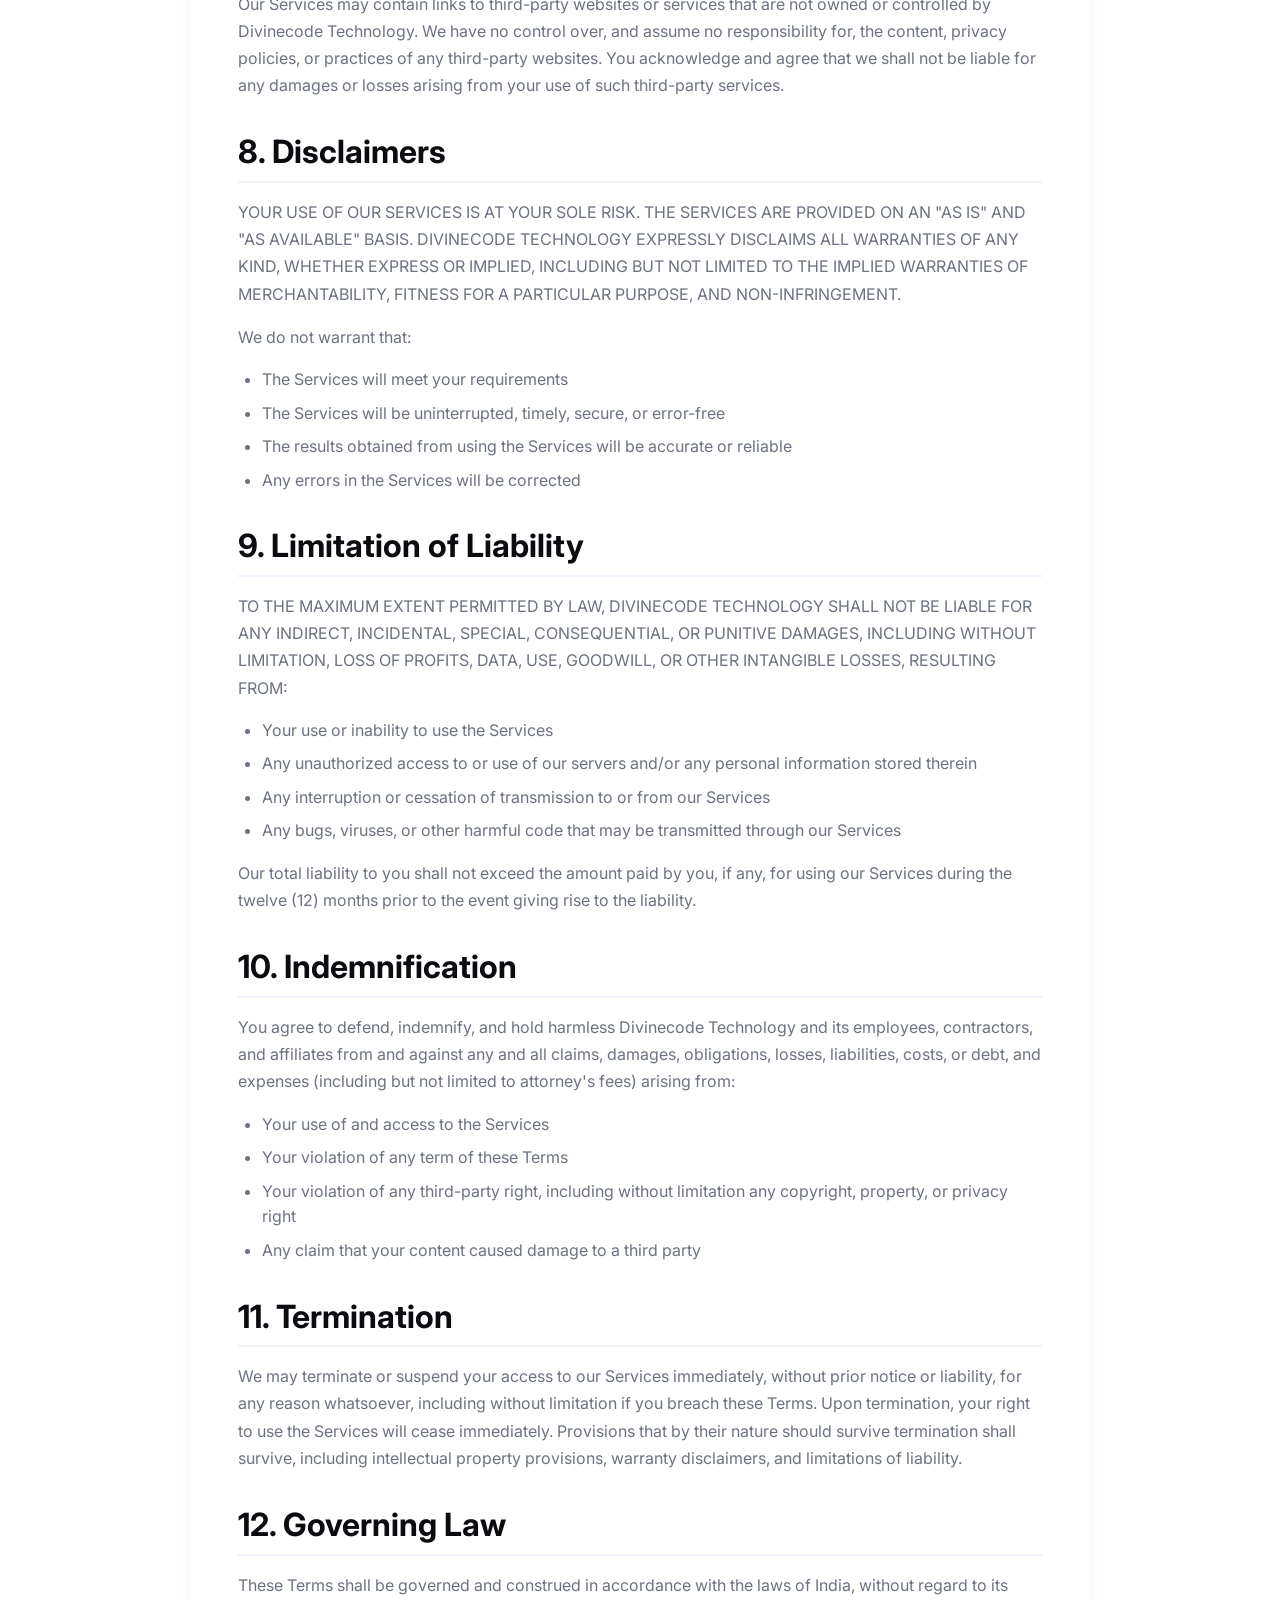
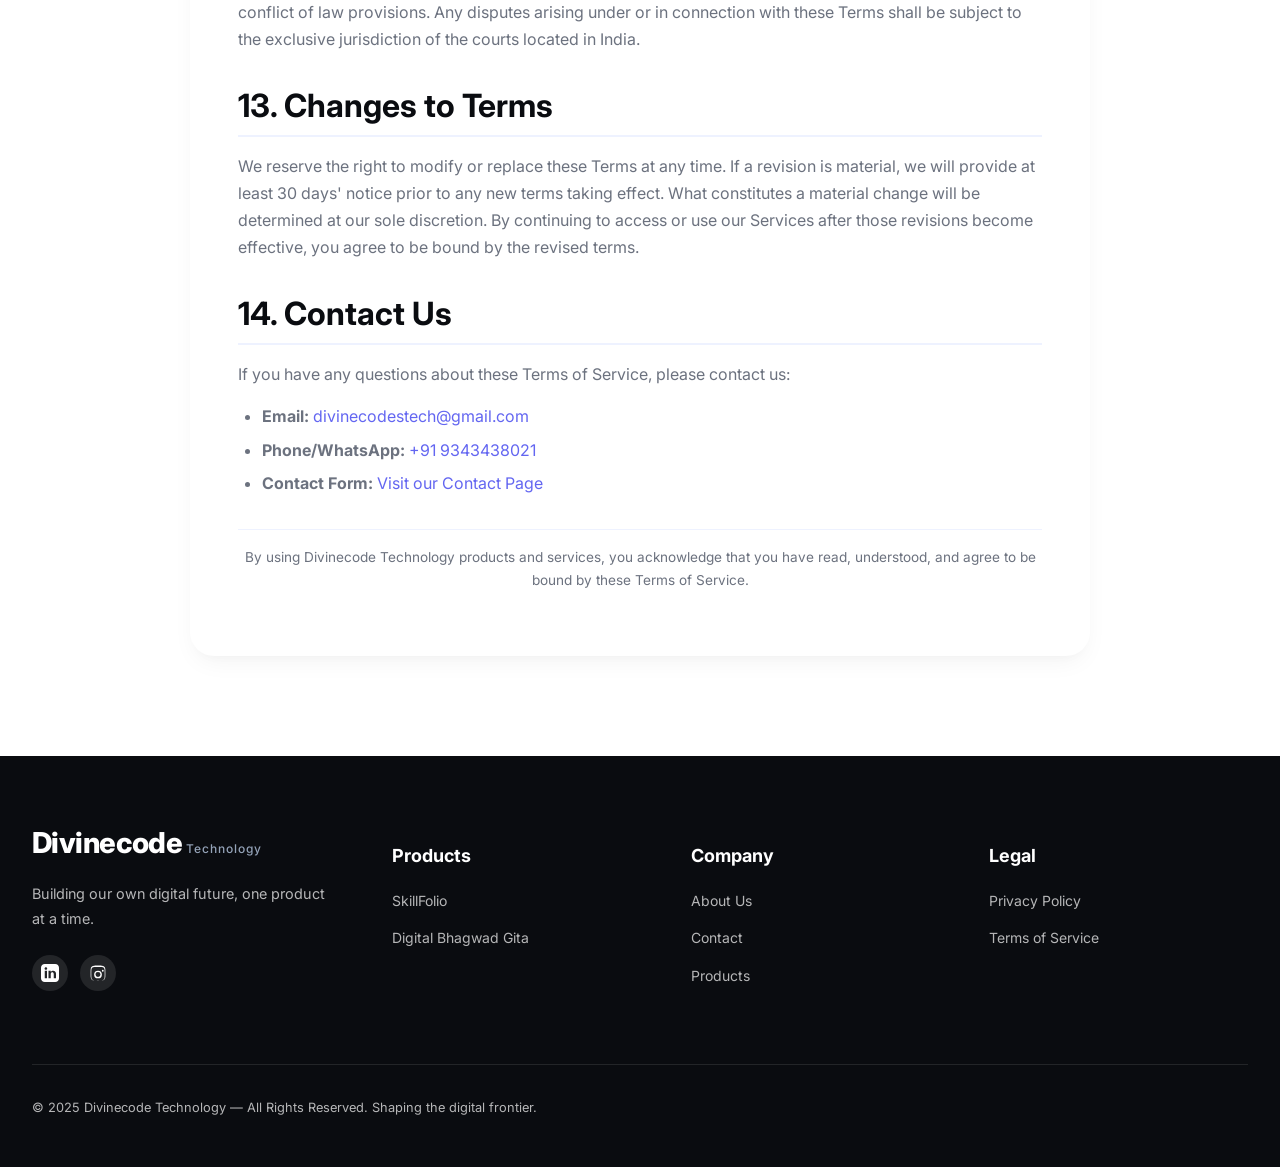
<file: terms.html>
<!DOCTYPE html>
<html lang="en">

<head>
    <meta charset="UTF-8" />
    <meta name="viewport" content="width=device-width, initial-scale=1.0, viewport-fit=cover" />
    <title>Terms of Service | Divinecode Technology</title>
    <meta name="description"
        content="Terms of Service for Divinecode Technology - Read our terms and conditions for using our websites, apps, and products.">
    <link rel="preconnect" href="https://fonts.googleapis.com">
    <link rel="preconnect" href="https://fonts.gstatic.com" crossorigin>
    <link rel="icon" type="image/x-icon" href="favicon.ico">
    <link
        href="https://fonts.googleapis.com/css2?family=Inter:opsz,wght@14..32,300;14..32,400;14..32,500;14..32,600;14..32,700;14..32,800&display=swap"
        rel="stylesheet">
    <link rel="stylesheet" href="terms.css" />
</head>

<body>
    <header class="header">
        <div class="container">
            <div class="header__inner">
                <a href="index.html" class="logo">
                    <span class="logo__text">Divinecode</span>
                    <span class="logo__tagline">Technology</span>
                </a>
                <button class="nav-toggle" aria-label="Toggle navigation" aria-expanded="false">
                    <span class="nav-toggle__bar"></span>
                    <span class="nav-toggle__bar"></span>
                    <span class="nav-toggle__bar"></span>
                </button>
                <nav class="nav">
                    <ul class="nav__list">
                        <li><a href="index.html" class="nav__link">Home</a></li>
                        <li><a href="products.html" class="nav__link">Products</a></li>
                        <li><a href="about.html" class="nav__link">About</a></li>
                        <li><a href="contact.html" class="nav__link btn btn--primary"
                                style="padding: 0.5rem 1.2rem;">Contact</a></li>
                    </ul>
                </nav>
            </div>
        </div>
    </header>

    <main>
        <section class="page-hero">
            <div class="container">
                <div class="page-hero__content fade">
                    <div class="page-hero__badge">Legal</div>
                    <h1 class="page-hero__title">Terms of Service</h1>
                    <p class="page-hero__description">Please read these terms carefully before using our websites,
                        applications, and products.</p>
                </div>
            </div>
        </section>
        <section class="terms-content">
            <div class="container">
                <div class="terms-wrapper fade">
                    <div class="last-updated">
                        <strong>Last Updated:</strong> March 22, 2026 | <strong>Effective Date:</strong> March 22, 2026
                    </div>

                    <div class="table-of-contents">
                        <h3>📑 Table of Contents</h3>
                        <ul>
                            <li><a href="#acceptance">1. Acceptance of Terms</a></li>
                            <li><a href="#products">2. Our Products</a></li>
                            <li><a href="#accounts">3. User Accounts</a></li>
                            <li><a href="#acceptable-use">4. Acceptable Use Policy</a></li>
                            <li><a href="#intellectual-property">5. Intellectual Property</a></li>
                            <li><a href="#user-content">6. User-Generated Content</a></li>
                            <li><a href="#third-party">7. Third-Party Links</a></li>
                            <li><a href="#disclaimers">8. Disclaimers</a></li>
                            <li><a href="#limitation">9. Limitation of Liability</a></li>
                            <li><a href="#indemnification">10. Indemnification</a></li>
                            <li><a href="#termination">11. Termination</a></li>
                            <li><a href="#governing-law">12. Governing Law</a></li>
                            <li><a href="#changes">13. Changes to Terms</a></li>
                            <li><a href="#contact">14. Contact Us</a></li>
                        </ul>
                    </div>

                    <div class="notice-box">
                        <p><strong>⚠️ Important Notice:</strong> By accessing or using any Divinecode Technology
                            product, website, or service, you agree to be bound by these Terms of Service. If you do not
                            agree to these terms, please do not use our services.</p>
                    </div>

                    <section id="acceptance">
                        <h2>1. Acceptance of Terms</h2>
                        <p>These Terms of Service ("Terms") constitute a legally binding agreement between you and
                            Divinecode Technology ("we," "our," "us"). By accessing or using our websites, applications,
                            games, or any other products (collectively, the "Services"), you acknowledge that you have
                            read, understood, and agree to be bound by these Terms.</p>
                        <p>If you are using our Services on behalf of an organization, you represent that you have the
                            authority to bind that organization to these Terms.</p>
                    </section>

                    <section id="products">
                        <h2>2. Our Products</h2>
                        <p>Divinecode Technology is a product-studio that creates and launches our own digital products.
                            Our current and upcoming products include:</p>
                        <ul>
                            <li><strong>Skillfolio:</strong> A digital portfolio platform for students and
                                professionals</li>
                            <li><strong>Digital Bhagwad Gita:</strong> A modern digital platform for exploring
                                spiritual wisdom</li>
                            <li><strong>Other Products:</strong> We continuously develop new websites, apps, and games
                            </li>
                        </ul>
                        <p>All products are owned and operated by Divinecode Technology. We reserve the right to modify,
                            suspend, or discontinue any product at any time without prior notice.</p>
                    </section>

                    <section id="accounts">
                        <h2>3. User Accounts</h2>
                        <p>Some of our Services may require you to create an account. You agree to:</p>
                        <ul>
                            <li>Provide accurate, current, and complete information during registration</li>
                            <li>Maintain the security of your account credentials</li>
                            <li>Notify us immediately of any unauthorized use of your account</li>
                            <li>Be responsible for all activities that occur under your account</li>
                            <li>Not share your account credentials with any third party</li>
                        </ul>
                        <p>We reserve the right to suspend or terminate accounts that violate these Terms.</p>
                    </section>

                    <section id="acceptable-use">
                        <h2>4. Acceptable Use Policy</h2>
                        <p>You agree not to use our Services in any way that:</p>
                        <ul>
                            <li>Violates any applicable laws or regulations</li>
                            <li>Infringes upon the rights of others, including intellectual property rights</li>
                            <li>Is harmful, fraudulent, deceptive, threatening, harassing, or defamatory</li>
                            <li>Interferes with or disrupts the operation of our Services</li>
                            <li>Attempts to gain unauthorized access to our systems or other users' accounts</li>
                            <li>Transmits viruses, malware, or other harmful code</li>
                            <li>Engages in any automated use of the Services without our prior written consent</li>
                            <li>Collects or harvests user information without consent</li>
                        </ul>
                    </section>

                    <section id="intellectual-property">
                        <h2>5. Intellectual Property</h2>
                        <p>All content, features, and functionality of our Services, including but not limited to text,
                            graphics, logos, icons, images, audio clips, video clips, software, and code, are owned by
                            Divinecode Technology or our licensors and are protected by copyright, trademark, and other
                            intellectual property laws.</p>
                        <p>You may not:</p>
                        <ul>
                            <li>Copy, modify, or distribute any content without our express written permission</li>
                            <li>Reverse engineer, decompile, or disassemble any software</li>
                            <li>Remove any copyright or proprietary notices</li>
                            <li>Use our trademarks or logos without prior written consent</li>
                        </ul>
                    </section>

                    <section id="user-content">
                        <h2>6. User-Generated Content</h2>
                        <p>Our Services may allow you to post, submit, or share content (such as portfolios, comments,
                            or feedback). By submitting content, you grant Divinecode Technology a worldwide,
                            non-exclusive, royalty-free license to use, reproduce, modify, and display such content in
                            connection with our Services.</p>
                        <p>You represent that you own or have the necessary rights to any content you submit. We are not
                            responsible for the accuracy or reliability of user-generated content.</p>
                    </section>

                    <section id="third-party">
                        <h2>7. Third-Party Links</h2>
                        <p>Our Services may contain links to third-party websites or services that are not owned or
                            controlled by Divinecode Technology. We have no control over, and assume no responsibility
                            for, the content, privacy policies, or practices of any third-party websites. You
                            acknowledge and agree that we shall not be liable for any damages or losses arising from
                            your use of such third-party services.</p>
                    </section>

                    <section id="disclaimers">
                        <h2>8. Disclaimers</h2>
                        <p>YOUR USE OF OUR SERVICES IS AT YOUR SOLE RISK. THE SERVICES ARE PROVIDED ON AN "AS IS" AND
                            "AS AVAILABLE" BASIS. DIVINECODE TECHNOLOGY EXPRESSLY DISCLAIMS ALL WARRANTIES OF ANY KIND,
                            WHETHER EXPRESS OR IMPLIED, INCLUDING BUT NOT LIMITED TO THE IMPLIED WARRANTIES OF
                            MERCHANTABILITY, FITNESS FOR A PARTICULAR PURPOSE, AND NON-INFRINGEMENT.</p>
                        <p>We do not warrant that:</p>
                        <ul>
                            <li>The Services will meet your requirements</li>
                            <li>The Services will be uninterrupted, timely, secure, or error-free</li>
                            <li>The results obtained from using the Services will be accurate or reliable</li>
                            <li>Any errors in the Services will be corrected</li>
                        </ul>
                    </section>

                    <section id="limitation">
                        <h2>9. Limitation of Liability</h2>
                        <p>TO THE MAXIMUM EXTENT PERMITTED BY LAW, DIVINECODE TECHNOLOGY SHALL NOT BE LIABLE FOR ANY
                            INDIRECT, INCIDENTAL, SPECIAL, CONSEQUENTIAL, OR PUNITIVE DAMAGES, INCLUDING WITHOUT
                            LIMITATION, LOSS OF PROFITS, DATA, USE, GOODWILL, OR OTHER INTANGIBLE LOSSES, RESULTING
                            FROM:</p>
                        <ul>
                            <li>Your use or inability to use the Services</li>
                            <li>Any unauthorized access to or use of our servers and/or any personal information stored
                                therein</li>
                            <li>Any interruption or cessation of transmission to or from our Services</li>
                            <li>Any bugs, viruses, or other harmful code that may be transmitted through our Services
                            </li>
                        </ul>
                        <p>Our total liability to you shall not exceed the amount paid by you, if any, for using our
                            Services during the twelve (12) months prior to the event giving rise to the liability.</p>
                    </section>

                    <section id="indemnification">
                        <h2>10. Indemnification</h2>
                        <p>You agree to defend, indemnify, and hold harmless Divinecode Technology and its employees,
                            contractors, and affiliates from and against any and all claims, damages, obligations,
                            losses, liabilities, costs, or debt, and expenses (including but not limited to attorney's
                            fees) arising from:</p>
                        <ul>
                            <li>Your use of and access to the Services</li>
                            <li>Your violation of any term of these Terms</li>
                            <li>Your violation of any third-party right, including without limitation any copyright,
                                property, or privacy right</li>
                            <li>Any claim that your content caused damage to a third party</li>
                        </ul>
                    </section>

                    <section id="termination">
                        <h2>11. Termination</h2>
                        <p>We may terminate or suspend your access to our Services immediately, without prior notice or
                            liability, for any reason whatsoever, including without limitation if you breach these
                            Terms.
                            Upon termination, your right to use the Services will cease immediately. Provisions that by
                            their nature should survive termination shall survive, including intellectual property
                            provisions, warranty disclaimers, and limitations of liability.</p>
                    </section>

                    <section id="governing-law">
                        <h2>12. Governing Law</h2>
                        <p>These Terms shall be governed and construed in accordance with the laws of India, without
                            regard to its conflict of law provisions. Any disputes arising under or in connection with
                            these Terms shall be subject to the exclusive jurisdiction of the courts located in India.
                        </p>
                    </section>

                    <section id="changes">
                        <h2>13. Changes to Terms</h2>
                        <p>We reserve the right to modify or replace these Terms at any time. If a revision is material,
                            we will provide at least 30 days' notice prior to any new terms taking effect. What
                            constitutes a material change will be determined at our sole discretion. By continuing to
                            access or use our Services after those revisions become effective, you agree to be bound by
                            the revised terms.</p>
                    </section>

                    <section id="contact">
                        <h2>14. Contact Us</h2>
                        <p>If you have any questions about these Terms of Service, please contact us:</p>
                        <ul>
                            <li><strong>Email:</strong> <a
                                    href="mailto:divinecodestech@gmail.com">divinecodestech@gmail.com</a></li>
                            <li><strong>Phone/WhatsApp:</strong> <a href="tel:+919343438021">+91 9343438021</a></li>
                            <li><strong>Contact Form:</strong> <a href="contact.html">Visit our Contact Page</a></li>
                        </ul>
                    </section>

                    <div class="effective-date">
                        <p>By using Divinecode Technology products and services, you acknowledge that you have read,
                            understood, and agree to be bound by these Terms of Service.</p>
                    </div>
                </div>
            </div>
        </section>
    </main>

    <footer class="footer">
        <div class="container">
            <div class="footer__inner">
                <div class="footer__brand">
                    <a href="index.html" class="logo">
                        <span class="logo__text" style="color: white; background: none;">Divinecode</span>
                        <span class="logo__tagline" style="color: #94a3b8;">Technology</span>
                    </a>
                    <p class="footer__tagline">Building our own digital future, one product at a time.</p>
                    <div class="footer__social">
                        <a href="https://www.linkedin.com/in/divinecodes-technology/" aria-label="LinkedIn"
                            class="footer__social-link" target="_blank">
                            <svg width="18" height="18" viewBox="0 0 24 24" fill="currentColor">
                                <path
                                    d="M19 0h-14c-2.761 0-5 2.239-5 5v14c0 2.761 2.239 5 5 5h14c2.761 0 5-2.239 5-5v-14c0-2.761-2.239-5-5-5zm-11 19h-3v-10h3v10zm-1.5-11.268c-.966 0-1.75-.784-1.75-1.75s.784-1.75 1.75-1.75 1.75.784 1.75 1.75-.784 1.75-1.75 1.75zm13.5 11.268h-3v-5.604c0-3.368-4-3.113-4 0v5.604h-3v-10h3v1.604c1.396-2.586 7-2.777 7 2.476v5.92z" />
                            </svg>
                        </a>
                        <a href="https://www.instagram.com/divinecodetechnology" aria-label="Instagram"
                            class="footer__social-link" target="_blank">
                            <svg width="18" height="18" viewBox="0 0 24 24" fill="currentColor">
                                <path
                                    d="M12 2.163c3.204 0 3.584.012 4.85.07 3.252.148 4.771 1.691 4.919 4.919.058 1.265.069 1.645.069 4.848 0 3.204-.012 3.584-.07 4.85-.148 3.225-1.664 4.771-4.919 4.919-1.266.058-1.644.069-4.85.069-3.204 0-3.584-.012-4.85-.07-3.26-.148-4.771-1.699-4.919-4.919-.058-1.266-.069-1.645-.069-4.85 0-3.204.012-3.584.07-4.85.148-3.227 1.664-4.771 4.919-4.919 1.266-.057 1.645-.069 4.85-.069zm0 1.838c-3.156 0-3.524.012-4.765.069-2.686.123-3.946 1.386-4.069 4.069-.057 1.241-.069 1.609-.069 4.765 0 3.156.012 3.524.069 4.765.123 2.683 1.383 3.946 4.069 4.069 1.241.057 1.609.069 4.765.069 3.156 0 3.524-.012 4.765-.069 2.683-.123 3.946-1.383 4.069-4.069.057-1.241.069-1.609.069-4.765 0-3.156-.012-3.524-.069-4.765-.123-2.683-1.383-3.946-4.069-4.069-1.241-.057-1.609-.069-4.765-.069zm0 4.838a5.162 5.162 0 110 10.324 5.162 5.162 0 010-10.324zm0 1.838a3.324 3.324 0 100 6.648 3.324 3.324 0 000-6.648zm6.406-2.845a1.2 1.2 0 110 2.4 1.2 1.2 0 010-2.4z" />
                            </svg>
                        </a>
                    </div>
                </div>
                <div class="footer__links">
                    <div class="footer__column">
                        <h3 class="footer__heading">Products</h3>
                        <ul class="footer__list">
                            <li><a href="https://skillfolio.tech" class="footer__link" target="_blank">SkillFolio</a>
                            </li>
                            <li><a href="https://digitalbhagwadgita.divinecodes.tech/" class="footer__link">Digital
                                    Bhagwad Gita</a></li>
                        </ul>
                    </div>
                    <div class="footer__column">
                        <h3 class="footer__heading">Company</h3>
                        <ul class="footer__list">
                            <li><a href="about.html" class="footer__link">About Us</a></li>
                            <li><a href="contact.html" class="footer__link">Contact</a></li>
                            <li><a href="products.html" class="footer__link">Products</a></li>
                        </ul>
                    </div>
                    <div class="footer__column">
                        <h3 class="footer__heading">Legal</h3>
                        <ul class="footer__list">
                            <li><a href="privacy.html" class="footer__link">Privacy Policy</a></li>
                            <li><a href="terms.html" class="footer__link">Terms of Service</a></li>
                        </ul>
                    </div>
                </div>
            </div>
            <div class="footer__bottom">
                <p class="footer__copyright">© 2025 Divinecode Technology — All Rights Reserved. Shaping the digital
                    frontier.</p>

            </div>
        </div>
    </footer>
    <script src="terms.js"></script>
</body>

</html>
</file>
<file: index.css>
* {
            margin: 0;
            padding: 0;
            box-sizing: border-box;
        }

        :root {
            --primary: #6366f1;
            --primary-dark: #4f46e5;
            --primary-glow: rgba(99, 102, 241, 0.4);
            --secondary: #22c55e;
            --accent: #f97316;
            --dark: #0a0c10;
            --gray-dark: #1e1f2a;
            --gray: #6c727f;
            --gray-light: #eef2ff;
            --white: #ffffff;
            --shadow-sm: 0 10px 25px -5px rgba(0, 0, 0, 0.05), 0 8px 10px -6px rgba(0, 0, 0, 0.02);
            --shadow-md: 0 20px 25px -5px rgba(0, 0, 0, 0.1), 0 8px 10px -6px rgba(0, 0, 0, 0.05);
            --shadow-lg: 0 25px 50px -12px rgba(0, 0, 0, 0.25);
            --radius-xl: 1.5rem;
            --radius-2xl: 2rem;
            --transition: all 0.4s cubic-bezier(0.2, 0.9, 0.4, 1.1);
        }

        body {
            font-family: 'Inter', sans-serif;
            background: var(--white);
            color: var(--dark);
            line-height: 1.5;
            overflow-x: hidden;
        }

        .container {
            max-width: 1280px;
            margin: 0 auto;
            padding: 0 2rem;
        }

        .header {
            position: sticky;
            top: 0;
            z-index: 1000;
            backdrop-filter: blur(16px);
            background: rgba(255, 255, 255, 0.92);
            border-bottom: 1px solid rgba(0, 0, 0, 0.05);
            transition: var(--transition);
        }

        .header__inner {
            display: flex;
            justify-content: space-between;
            align-items: center;
            padding: 1rem 0;
        }

        .logo {
            display: flex;
            align-items: baseline;
            gap: 0.25rem;
            text-decoration: none;
        }

        .logo__text {
            font-size: 1.8rem;
            font-weight: 800;
            background: linear-gradient(135deg, var(--primary), #8b5cf6);
            -webkit-background-clip: text;
            background-clip: text;
            color: transparent;
            letter-spacing: -0.02em;
        }

        .logo__tagline {
            font-size: 0.75rem;
            font-weight: 500;
            color: var(--gray);
            letter-spacing: 1px;
        }

        .nav__list {
            display: flex;
            gap: 2.5rem;
            list-style: none;
            align-items: center;
        }

        .nav__link {
            text-decoration: none;
            font-weight: 500;
            color: var(--gray-dark);
            transition: var(--transition);
            position: relative;
        }

        .nav__link:hover {
            color: var(--primary);
        }

        .nav__link--active {
            color: var(--primary);
            font-weight: 600;
        }

        .mobile-menu-btn {
            display: none;
            background: none;
            border: none;
            cursor: pointer;
            width: 2.5rem;
            height: 2.5rem;
            position: relative;
            z-index: 1001;
            border-radius: 0.75rem;
            transition: var(--transition);
        }

        .mobile-menu-btn span {
            display: block;
            position: absolute;
            height: 2.5px;
            width: 1.5rem;
            background: var(--gray-dark);
            border-radius: 4px;
            left: 0.5rem;
            transition: all 0.3s ease;
        }

        .mobile-menu-btn span:nth-child(1) {
            top: 0.75rem;
        }

        .mobile-menu-btn span:nth-child(2) {
            top: 1.2rem;
        }

        .mobile-menu-btn span:nth-child(3) {
            top: 1.65rem;
        }

        .mobile-menu-btn.active span:nth-child(1) {
            transform: rotate(45deg);
            top: 1.2rem;
            background: var(--primary);
        }

        .mobile-menu-btn.active span:nth-child(2) {
            opacity: 0;
            transform: translateX(-8px);
        }

        .mobile-menu-btn.active span:nth-child(3) {
            transform: rotate(-45deg);
            top: 1.2rem;
            background: var(--primary);
        }

        .mobile-nav {
            position: fixed;
            top: 0;
            right: -100%;
            width: 80%;
            max-width: 320px;
            height: 100vh;
            background: rgba(255, 255, 255, 0.98);
            backdrop-filter: blur(20px);
            box-shadow: -8px 0 30px rgba(0, 0, 0, 0.1);
            z-index: 1000;
            padding: 6rem 2rem 2rem;
            transition: right 0.4s cubic-bezier(0.2, 0.9, 0.4, 1.1);
            display: flex;
            flex-direction: column;
            border-left: 1px solid rgba(99, 102, 241, 0.2);
        }

        .mobile-nav.open {
            right: 0;
        }

        .mobile-nav__list {
            list-style: none;
            display: flex;
            flex-direction: column;
            gap: 1.5rem;
        }

        .mobile-nav__link {
            text-decoration: none;
            font-size: 1.4rem;
            font-weight: 600;
            color: var(--gray-dark);
            padding: 0.5rem 0;
            display: inline-block;
            transition: var(--transition);
            border-bottom: 2px solid transparent;
        }

        .mobile-nav__link:hover,
        .mobile-nav__link--active {
            color: var(--primary);
            border-bottom-color: var(--primary);
            transform: translateX(6px);
        }

        .mobile-nav__btn {
            margin-top: 2rem;
            display: inline-block;
            text-align: center;
        }

        .mobile-overlay {
            position: fixed;
            top: 0;
            left: 0;
            width: 100%;
            height: 100%;
            background: rgba(0, 0, 0, 0.4);
            backdrop-filter: blur(4px);
            z-index: 999;
            opacity: 0;
            visibility: hidden;
            transition: all 0.3s ease;
        }

        .mobile-overlay.active {
            opacity: 1;
            visibility: visible;
        }

        @media (max-width: 768px) {
            .nav__list {
                display: none;
            }

            .mobile-menu-btn {
                display: block;
            }

            .container {
                padding: 0 1.5rem;
            }

            .header__inner {
                padding: 0.8rem 0;
            }
        }

        .btn {
            display: inline-flex;
            align-items: center;
            gap: 0.5rem;
            padding: 0.75rem 1.5rem;
            border-radius: 2rem;
            font-weight: 600;
            transition: var(--transition);
            cursor: pointer;
            border: none;
            font-size: 0.9rem;
        }

        .btn--primary {
            background: var(--primary);
            color: white;
            box-shadow: 0 4px 12px var(--primary-glow);
        }

        .btn--primary:hover {
            background: var(--primary-dark);
            transform: translateY(-2px);
            box-shadow: 0 12px 20px -8px var(--primary-glow);
        }

        .btn--outline {
            background: transparent;
            border: 1.5px solid var(--gray-light);
            color: var(--dark);
        }

        .btn--outline:hover {
            border-color: var(--primary);
            color: var(--primary);
            transform: translateY(-2px);
        }

        .hero {
            position: relative;
            min-height: 90vh;
            display: flex;
            align-items: center;
            overflow: hidden;
        }

        .hero__content {
            position: relative;
            z-index: 10;
            text-align: center;
            max-width: 900px;
            margin: 0 auto;
            padding: 4rem 0;
        }

        .hero__badge {
            display: inline-block;
            background: rgba(99, 102, 241, 0.1);
            backdrop-filter: blur(4px);
            padding: 0.5rem 1.25rem;
            border-radius: 2rem;
            font-size: 0.85rem;
            font-weight: 500;
            color: var(--primary);
            margin-bottom: 2rem;
            border: 1px solid rgba(99, 102, 241, 0.2);
        }

        .hero__headline {
            font-size: clamp(2.8rem, 8vw, 5rem);
            font-weight: 800;
            line-height: 1.1;
            letter-spacing: -0.03em;
            margin-bottom: 1.5rem;
            background: linear-gradient(to right, #0f172a, #334155);
            -webkit-background-clip: text;
            background-clip: text;
            color: transparent;
        }

        .gradient-text {
            background: linear-gradient(135deg, var(--primary), #c084fc);
            -webkit-background-clip: text;
            background-clip: text;
            color: transparent;
        }

        .hero__tagline {
            font-size: 1.25rem;
            color: var(--gray);
            max-width: 600px;
            margin: 0 auto 2rem;
        }

        .hero__actions {
            display: flex;
            gap: 1rem;
            justify-content: center;
            flex-wrap: wrap;
        }

        .blur-bg {
            position: absolute;
            width: 70vw;
            height: 70vw;
            background: radial-gradient(circle, rgba(99, 102, 241, 0.15) 0%, rgba(139, 92, 246, 0) 70%);
            border-radius: 50%;
            top: -20%;
            left: -20%;
            z-index: 0;
            animation: float 20s infinite alternate;
        }

        .blur-bg-2 {
            bottom: -20%;
            right: -20%;
            top: auto;
            left: auto;
            background: radial-gradient(circle, rgba(34, 197, 94, 0.1) 0%, rgba(34, 197, 94, 0) 70%);
            animation: float 18s infinite alternate-reverse;
        }

        @keyframes float {
            0% {
                transform: translate(0, 0) scale(1);
            }

            100% {
                transform: translate(5%, 5%) scale(1.1);
            }
        }

        .features {
            padding: 6rem 0;
        }

        .section-header {
            text-align: center;
            margin-bottom: 4rem;
        }

        .section-header__title {
            font-size: 2.5rem;
            font-weight: 700;
            letter-spacing: -0.02em;
        }

        .features__grid {
            display: grid;
            grid-template-columns: repeat(auto-fit, minmax(300px, 1fr));
            gap: 2rem;
        }

        .card {
            background: rgba(255, 255, 255, 0.9);
            backdrop-filter: blur(8px);
            border-radius: var(--radius-xl);
            padding: 2rem;
            transition: var(--transition);
            border: 1px solid rgba(99, 102, 241, 0.1);
            box-shadow: var(--shadow-sm);
        }

        .card:hover {
            transform: translateY(-8px);
            border-color: var(--primary);
            box-shadow: var(--shadow-md);
        }

        .card__icon {
            background: linear-gradient(135deg, rgba(99, 102, 241, 0.1), rgba(139, 92, 246, 0.05));
            width: 4rem;
            height: 4rem;
            display: flex;
            align-items: center;
            justify-content: center;
            border-radius: 1rem;
            margin-bottom: 1.5rem;
            color: var(--primary);
        }

        .featured {
            background: linear-gradient(120deg, #f8fafc 0%, #f1f5f9 100%);
            border-radius: 2rem;
            padding: 4rem;
            margin: 2rem 0;
            transition: var(--transition);
            position: relative;
            overflow: hidden;
            border: 1px solid rgba(99, 102, 241, 0.2);
        }

        .featured::before {
            content: "";
            position: absolute;
            top: 0;
            left: -100%;
            width: 100%;
            height: 100%;
            background: linear-gradient(90deg, transparent, rgba(99, 102, 241, 0.08), transparent);
            transition: left 0.7s ease;
            pointer-events: none;
        }

        .featured:hover::before {
            left: 100%;
        }

        .featured:hover {
            transform: translateY(-8px);
            box-shadow: var(--shadow-lg);
        }

        .featured__inner {
            display: grid;
            grid-template-columns: 1fr 1fr;
            gap: 4rem;
            align-items: center;
        }

        .featured__points {
            list-style: none;
            margin: 1.5rem 0;
        }

        .featured__points li {
            padding: 0.5rem 0;
            display: flex;
            align-items: center;
            gap: 0.75rem;
        }

        .featured__points li::before {
            content: "✨";
        }

        .featured__image-container {
            background: white;
            border-radius: 1.5rem;
            overflow: hidden;
            box-shadow: var(--shadow-lg);
            transition: transform 0.4s cubic-bezier(0.2, 0.9, 0.4, 1.1);
        }

        .featured:hover .featured__image-container {
            transform: scale(1.02);
        }

        .skillfolio-progress {
            margin: 1.5rem 0 1rem 0;
            background: rgba(255, 255, 255, 0.6);
            padding: 0.8rem;
            border-radius: 1rem;
            backdrop-filter: blur(4px);
        }

        .progress-label {
            display: flex;
            justify-content: space-between;
            margin-bottom: 0.5rem;
            font-size: 0.85rem;
            font-weight: 600;
        }

        .progress-bar-container {
            background: #e2e8f0;
            border-radius: 1rem;
            height: 0.8rem;
            overflow: hidden;
            box-shadow: inset 0 1px 3px rgba(0, 0, 0, 0.1);
        }

        .progress-fill-skill {
            width: 92%;
            height: 100%;
            background: linear-gradient(90deg, var(--primary), #a855f7, var(--primary));
            border-radius: 1rem;
            position: relative;
            animation: shimmerMove 2.5s infinite linear, glowPulse 1.8s infinite alternate;
            background-size: 200% auto;
        }

        @keyframes shimmerMove {
            0% {
                background-position: 0% 50%;
            }

            100% {
                background-position: 200% 50%;
            }
        }

        @keyframes glowPulse {
            0% {
                box-shadow: 0 0 3px rgba(99, 102, 241, 0.3);
                opacity: 0.9;
            }

            100% {
                box-shadow: 0 0 12px rgba(99, 102, 241, 0.7);
                opacity: 1;
            }
        }

        .stats-row {
            display: flex;
            gap: 1.5rem;
            margin-top: 1rem;
            flex-wrap: wrap;
        }

        .stat-chip {
            background: white;
            padding: 0.3rem 0.9rem;
            border-radius: 2rem;
            font-size: 0.75rem;
            font-weight: 600;
            color: var(--primary);
            box-shadow: var(--shadow-sm);
            display: inline-flex;
            align-items: center;
            gap: 0.3rem;
            transition: all 0.2s;
        }

        .stat-chip:hover {
            transform: translateY(-2px);
            background: var(--primary);
            color: white;
        }

        .pending-project {
            padding: 5rem 0;
        }

        .project-showcase {
            background: linear-gradient(135deg, #fff7ed 0%, #ffedd5 100%);
            border-radius: 2rem;
            padding: 3rem;
            box-shadow: var(--shadow-lg);
            transition: var(--transition);
            border: 1px solid rgba(249, 115, 22, 0.2);
            position: relative;
            overflow: hidden;
        }

        .project-showcase::after {
            content: "";
            position: absolute;
            top: -50%;
            left: -50%;
            width: 200%;
            height: 200%;
            background: radial-gradient(circle, rgba(249, 115, 22, 0.08) 0%, transparent 70%);
            animation: rotateBg 20s infinite linear;
            pointer-events: none;
        }

        @keyframes rotateBg {
            from {
                transform: rotate(0deg);
            }

            to {
                transform: rotate(360deg);
            }
        }

        .project-badge {
            display: inline-block;
            background: #f97316;
            color: white;
            padding: 0.4rem 1.2rem;
            border-radius: 2rem;
            font-size: 0.8rem;
            font-weight: 600;
            margin-bottom: 1.5rem;
            letter-spacing: 0.5px;
            animation: badgePulse 1.5s infinite;
        }

        @keyframes badgePulse {
            0% {
                box-shadow: 0 0 0 0 rgba(249, 115, 22, 0.4);
            }

            70% {
                box-shadow: 0 0 0 8px rgba(249, 115, 22, 0);
            }

            100% {
                box-shadow: 0 0 0 0 rgba(249, 115, 22, 0);
            }
        }

        .project-title {
            font-size: 2.8rem;
            font-weight: 800;
            background: linear-gradient(135deg, #ea580c, #f97316);
            -webkit-background-clip: text;
            background-clip: text;
            color: transparent;
            margin-bottom: 1rem;
        }

        .project-progress {
            margin: 2rem 0;
        }

        .tech-stack {
            display: flex;
            flex-wrap: wrap;
            gap: 0.8rem;
            margin: 1.5rem 0;
        }

        .tech-tag {
            background: white;
            padding: 0.4rem 1rem;
            border-radius: 2rem;
            font-size: 0.8rem;
            font-weight: 500;
            color: #f97316;
            box-shadow: var(--shadow-sm);
            transition: all 0.2s;
        }

        .tech-tag:hover {
            transform: scale(1.05);
            background: #f97316;
            color: white;
        }

        .team {
            padding: 5rem 0;
            background: var(--gray-light);
            border-radius: 3rem;
            margin: 2rem 0;
        }

        .team__grid {
            display: grid;
            grid-template-columns: minmax(300px, 450px);
            justify-content: center;
            gap: 2rem;
        }

        .team-card {
            background: white;
            border-radius: 1.5rem;
            overflow: hidden;
            transition: var(--transition);
            box-shadow: var(--shadow-sm);
            max-width: 450px;
            margin: 0 auto;
            width: 100%;
        }

        .team-card:hover {
            transform: translateY(-8px);
            box-shadow: var(--shadow-md);
        }

        .team-card__image {
            height: 320px;
            overflow: hidden;
            position: relative;
            background: linear-gradient(145deg, #e0e7ff, #c7d2fe);
            display: flex;
            align-items: center;
            justify-content: center;
        }

        .avatar-svg {
            width: 100%;
            height: 100%;
            object-fit: cover;
            transition: transform 0.6s ease;
        }

        .team-card:hover .avatar-svg {
            transform: scale(1.05);
        }

        .team-card__overlay {
            position: absolute;
            inset: 0;
            background: linear-gradient(to top, rgba(0, 0, 0, 0.7), transparent);
            opacity: 0;
            transition: opacity 0.3s;
            display: flex;
            align-items: flex-end;
            justify-content: center;
            gap: 1rem;
            padding-bottom: 1.5rem;
        }

        .team-card:hover .team-card__overlay {
            opacity: 1;
        }

        .team-card__social {
            background: white;
            width: 2.5rem;
            height: 2.5rem;
            border-radius: 2rem;
            display: inline-flex;
            align-items: center;
            justify-content: center;
            font-weight: bold;
            text-decoration: none;
            color: var(--primary);
            transition: 0.2s;
        }

        .team-card__social:hover {
            background: var(--primary);
            color: white;
            transform: scale(1.05);
        }

        .team-card__content {
            padding: 1.5rem;
        }

        .founder-badge {
            background: var(--primary);
            color: white;
            font-size: 0.7rem;
            font-weight: 600;
            padding: 0.2rem 0.8rem;
            border-radius: 2rem;
            display: inline-block;
            margin-top: 0.5rem;
        }

        .cta-section {
            padding: 4rem 0;
        }

        .cta {
            background: linear-gradient(135deg, #0f172a 0%, #1e293b 100%);
            border-radius: 2rem;
            padding: 4rem;
            text-align: center;
            color: white;
        }

        .cta__title {
            font-size: 2rem;
            margin-bottom: 1rem;
        }

        .footer {
            background: #0a0c10;
            color: #e2e8f0;
            padding: 4rem 0 2rem;
            margin-top: 4rem;
        }

        .footer__inner {
            display: grid;
            grid-template-columns: 1fr 2fr;
            gap: 3rem;
        }

        .footer__links {
            display: grid;
            grid-template-columns: repeat(3, 1fr);
            gap: 2rem;
        }

        .footer__link {
            color: #94a3b8;
            text-decoration: none;
            transition: color 0.2s;
        }

        .footer__link:hover {
            color: var(--primary);
        }

        .footer__social-link {
            background: rgba(255, 255, 255, 0.1);
            width: 2rem;
            height: 2rem;
            display: inline-flex;
            align-items: center;
            justify-content: center;
            border-radius: 2rem;
            text-decoration: none;
            color: white;
            transition: 0.2s;
        }

        .footer__social-link:hover {
            background: var(--primary);
            color: white;
        }

        .fade {
            opacity: 0;
            transform: translateY(30px);
            transition: opacity 0.8s ease, transform 0.8s ease;
        }

        .fade.show {
            opacity: 1;
            transform: translateY(0);
        }

        @media (max-width: 768px) {
            .featured__inner {
                grid-template-columns: 1fr;
                gap: 2rem;
            }

            .featured {
                padding: 2rem;
            }

            .footer__inner {
                grid-template-columns: 1fr;
                gap: 2rem;
            }

            .project-title {
                font-size: 2rem;
            }

            .project-showcase {
                padding: 2rem;
            }
        }

        @media (max-width: 640px) {
            .hero__headline {
                font-size: 2.5rem;
            }
        }

        .scroll-indicator {
            position: absolute;
            bottom: 2rem;
            left: 50%;
            transform: translateX(-50%);
            animation: bounce 2s infinite;
            opacity: 0.6;
            cursor: pointer;
            font-size: 1.5rem;
            color: var(--primary);
        }

        @keyframes bounce {

            0%,
            100% {
                transform: translateX(-50%) translateY(0);
            }

            50% {
                transform: translateX(-50%) translateY(10px);
            }
        }
</file>
<file: about.css>
* {
            margin: 0;
            padding: 0;
            box-sizing: border-box;
        }

        :root {
            --primary: #6366f1;
            --primary-light: #8b5cf6;
            --primary-dark: #4f46e5;
            --secondary: #22c55e;
            --accent: #f97316;
            --dark: #0a0c10;
            --gray-dark: #1e1f2a;
            --gray: #6c727f;
            --gray-light: #eef2ff;
            --white: #ffffff;
            --shadow: 0 10px 25px -5px rgba(0, 0, 0, 0.05), 0 8px 10px -6px rgba(0, 0, 0, 0.02);
            --shadow-lg: 0 25px 50px -12px rgba(0, 0, 0, 0.25);
            --border-radius: 12px;
            --border-radius-lg: 1.5rem;
            --transition: all 0.4s cubic-bezier(0.2, 0.9, 0.4, 1.1);
        }

        html {
            scroll-behavior: smooth;
            scroll-padding-top: 80px;
        }

        body {
            font-family: 'Inter', -apple-system, BlinkMacSystemFont, 'Segoe UI', Roboto, Oxygen, Ubuntu, sans-serif;
            background-color: var(--white);
            color: var(--dark);
            line-height: 1.5;
            overflow-x: hidden;
        }

        .container {
            width: 100%;
            max-width: 1280px;
            margin: 0 auto;
            padding: 0 2rem;
        }

        /* ================= TYPOGRAPHY ================= */
        h1,
        h2,
        h3,
        h4,
        h5,
        h6 {
            font-weight: 700;
            line-height: 1.2;
            margin-bottom: 1rem;
        }

        h1 {
            font-size: clamp(2.5rem, 5vw, 3.5rem);
        }

        h2 {
            font-size: clamp(2rem, 4vw, 2.5rem);
        }

        h3 {
            font-size: clamp(1.5rem, 3vw, 1.8rem);
        }

        p {
            margin-bottom: 1rem;
            color: var(--gray);
        }

        a {
            text-decoration: none;
            color: inherit;
            transition: var(--transition);
        }
        .btn {
            display: inline-flex;
            align-items: center;
            justify-content: center;
            gap: 8px;
            padding: 0.75rem 1.5rem;
            border-radius: 2rem;
            font-weight: 600;
            font-size: 0.9rem;
            cursor: pointer;
            border: none;
            transition: var(--transition);
            text-align: center;
        }

        .btn--primary {
            background-color: var(--primary);
            color: var(--white);
            box-shadow: 0 4px 12px rgba(99, 102, 241, 0.4);
        }

        .btn--primary:hover {
            background-color: var(--primary-dark);
            transform: translateY(-2px);
            box-shadow: 0 12px 20px -8px rgba(99, 102, 241, 0.4);
        }

        .btn--secondary {
            background-color: transparent;
            color: var(--primary);
            border: 2px solid var(--primary);
        }

        .btn--secondary:hover {
            background-color: var(--primary);
            color: var(--white);
            transform: translateY(-2px);
        }

        .btn--cta {
            background: var(--white);
            color: var(--primary);
            padding: 0.875rem 2rem;
            font-size: 1rem;
            font-weight: 700;
            border-radius: 2rem;
        }

        .btn--cta:hover {
            background: rgba(255, 255, 255, 0.9);
            transform: translateY(-3px);
            box-shadow: var(--shadow-lg);
        }

        .header {
            position: sticky;
            top: 0;
            z-index: 1000;
            backdrop-filter: blur(16px);
            background: rgba(255, 255, 255, 0.92);
            border-bottom: 1px solid rgba(0, 0, 0, 0.05);
            transition: var(--transition);
        }

        .header__inner {
            display: flex;
            justify-content: space-between;
            align-items: center;
            padding: 1rem 0;
        }

        .logo {
            display: flex;
            align-items: baseline;
            gap: 0.25rem;
            text-decoration: none;
        }

        .logo__text {
            font-size: 1.8rem;
            font-weight: 800;
            background: linear-gradient(135deg, var(--primary), #8b5cf6);
            -webkit-background-clip: text;
            background-clip: text;
            color: transparent;
            letter-spacing: -0.02em;
        }

        .logo__tagline {
            font-size: 0.75rem;
            font-weight: 500;
            color: var(--gray);
            letter-spacing: 1px;
        }

        .nav__list {
            display: flex;
            gap: 2.5rem;
            list-style: none;
            align-items: center;
        }

        .nav__link {
            text-decoration: none;
            font-weight: 500;
            color: var(--gray-dark);
            transition: var(--transition);
            position: relative;
        }

        .nav__link:hover {
            color: var(--primary);
        }

        .nav__link--active {
            color: var(--primary);
            font-weight: 600;
        }

        .mobile-menu-btn {
            display: none;
            background: none;
            border: none;
            cursor: pointer;
            width: 2.5rem;
            height: 2.5rem;
            position: relative;
            z-index: 1001;
            border-radius: 0.75rem;
            transition: var(--transition);
        }

        .mobile-menu-btn span {
            display: block;
            position: absolute;
            height: 2.5px;
            width: 1.5rem;
            background: var(--gray-dark);
            border-radius: 4px;
            left: 0.5rem;
            transition: all 0.3s ease;
        }

        .mobile-menu-btn span:nth-child(1) {
            top: 0.75rem;
        }

        .mobile-menu-btn span:nth-child(2) {
            top: 1.2rem;
        }

        .mobile-menu-btn span:nth-child(3) {
            top: 1.65rem;
        }

        .mobile-menu-btn.active span:nth-child(1) {
            transform: rotate(45deg);
            top: 1.2rem;
            background: var(--primary);
        }

        .mobile-menu-btn.active span:nth-child(2) {
            opacity: 0;
            transform: translateX(-8px);
        }

        .mobile-menu-btn.active span:nth-child(3) {
            transform: rotate(-45deg);
            top: 1.2rem;
            background: var(--primary);
        }

        .mobile-nav {
            position: fixed;
            top: 0;
            right: -100%;
            width: 80%;
            max-width: 320px;
            height: 100vh;
            background: rgba(255, 255, 255, 0.98);
            backdrop-filter: blur(20px);
            box-shadow: -8px 0 30px rgba(0, 0, 0, 0.1);
            z-index: 1000;
            padding: 6rem 2rem 2rem;
            transition: right 0.4s cubic-bezier(0.2, 0.9, 0.4, 1.1);
            display: flex;
            flex-direction: column;
            border-left: 1px solid rgba(99, 102, 241, 0.2);
        }

        .mobile-nav.open {
            right: 0;
        }

        .mobile-nav__list {
            list-style: none;
            display: flex;
            flex-direction: column;
            gap: 1.5rem;
        }

        .mobile-nav__link {
            text-decoration: none;
            font-size: 1.4rem;
            font-weight: 600;
            color: var(--gray-dark);
            padding: 0.5rem 0;
            display: inline-block;
            transition: var(--transition);
            border-bottom: 2px solid transparent;
        }

        .mobile-nav__link:hover,
        .mobile-nav__link--active {
            color: var(--primary);
            border-bottom-color: var(--primary);
            transform: translateX(6px);
        }

        .mobile-nav__btn {
            margin-top: 2rem;
            display: inline-block;
            text-align: center;
        }

        .mobile-overlay {
            position: fixed;
            top: 0;
            left: 0;
            width: 100%;
            height: 100%;
            background: rgba(0, 0, 0, 0.4);
            backdrop-filter: blur(4px);
            z-index: 999;
            opacity: 0;
            visibility: hidden;
            transition: all 0.3s ease;
        }

        .mobile-overlay.active {
            opacity: 1;
            visibility: visible;
        }

        @media (max-width: 768px) {
            .nav__list {
                display: none;
            }

            .mobile-menu-btn {
                display: block;
            }

            .container {
                padding: 0 1.5rem;
            }

            .header__inner {
                padding: 0.8rem 0;
            }
        }

        .page-hero {
            padding: 120px 0 80px;
            background: linear-gradient(135deg, #f8f5ff 0%, #fff 100%);
            position: relative;
            overflow: hidden;
        }

        .page-hero__content {
            text-align: center;
            max-width: 800px;
            margin: 0 auto;
            position: relative;
            z-index: 2;
        }

        .page-hero__badge {
            display: inline-block;
            background: rgba(99, 102, 241, 0.1);
            backdrop-filter: blur(4px);
            padding: 0.5rem 1.25rem;
            border-radius: 2rem;
            font-size: 0.85rem;
            font-weight: 500;
            color: var(--primary);
            margin-bottom: 2rem;
            border: 1px solid rgba(99, 102, 241, 0.2);
        }

        .page-hero__title {
            margin-bottom: 20px;
        }

        .page-hero__description {
            font-size: 1.25rem;
            margin-bottom: 40px;
            color: var(--gray);
            max-width: 600px;
            margin-left: auto;
            margin-right: auto;
        }

        .section-header {
            text-align: center;
            margin-bottom: 60px;
        }

        .section-header--left {
            text-align: left;
        }

        .section-header__title {
            margin-bottom: 16px;
        }

        .section-header__subtitle {
            font-size: 1.125rem;
            max-width: 600px;
            margin: 0 auto;
            color: var(--gray);
        }

        .section-header--left .section-header__subtitle {
            margin-left: 0;
        }

        .story {
            padding: 100px 0;
        }

        .story__inner {
            display: grid;
            grid-template-columns: 1fr 1fr;
            gap: 60px;
            align-items: center;
        }

        .story__text {
            font-size: 1rem;
        }

        .story__paragraph {
            margin-bottom: 24px;
            color: var(--gray);
        }

        .highlight {
            background: linear-gradient(120deg, rgba(99, 102, 241, 0.1) 0%, rgba(99, 102, 241, 0.3) 100%);
            padding: 2px 8px;
            border-radius: 4px;
            font-weight: 600;
            color: var(--primary-dark);
        }

        .story__image-container {
            position: relative;
            border-radius: var(--border-radius-lg);
            overflow: hidden;
            box-shadow: var(--shadow-lg);
        }

        .story__image-container img {
            width: 100%;
            height: auto;
            display: block;
            transition: transform 0.6s ease;
        }

        .story__image-container:hover img {
            transform: scale(1.05);
        }

        .story__image-overlay {
            position: absolute;
            top: 0;
            left: 0;
            right: 0;
            bottom: 0;
            background: linear-gradient(to bottom right, rgba(99, 102, 241, 0.1), transparent);
        }

        .mission-vision {
            padding: 100px 0;
            background: linear-gradient(to bottom, var(--white) 0%, #f8f5ff 100%);
        }

        .mission-vision__grid {
            display: grid;
            grid-template-columns: repeat(auto-fit, minmax(350px, 1fr));
            gap: 40px;
        }

        .mv-card {
            background: var(--white);
            border-radius: var(--border-radius-lg);
            padding: 40px;
            box-shadow: var(--shadow);
            transition: var(--transition);
            border: 1px solid rgba(0, 0, 0, 0.05);
        }

        .mv-card:hover {
            transform: translateY(-10px);
            box-shadow: var(--shadow-lg);
            border-color: var(--primary);
        }

        .mv-card__icon {
            margin-bottom: 24px;
            color: var(--primary);
        }

        .mv-card__title {
            margin-bottom: 16px;
            color: var(--dark);
        }

        .mv-card__description {
            font-size: 1rem;
            margin-bottom: 24px;
            color: var(--gray);
        }

        .mv-card__subtitle {
            font-size: 0.875rem;
            color: var(--primary);
            margin-bottom: 12px;
            font-weight: 600;
            text-transform: uppercase;
            letter-spacing: 1px;
        }

        .mv-card__list {
            list-style: none;
        }

        .mv-card__list li {
            padding: 8px 0;
            padding-left: 24px;
            position: relative;
            color: var(--gray);
        }

        .mv-card__list li::before {
            content: "→";
            position: absolute;
            left: 0;
            color: var(--primary);
        }

        .values {
            padding: 100px 0;
        }

        .values__grid {
            display: grid;
            grid-template-columns: repeat(auto-fit, minmax(280px, 1fr));
            gap: 30px;
        }

        .value-card {
            background: var(--white);
            border-radius: var(--border-radius-lg);
            padding: 40px 30px;
            box-shadow: var(--shadow);
            transition: var(--transition);
            border: 1px solid rgba(0, 0, 0, 0.05);
        }

        .value-card:hover {
            transform: translateY(-10px);
            box-shadow: var(--shadow-lg);
            border-color: var(--primary);
        }

        .value-card__header {
            display: flex;
            justify-content: space-between;
            align-items: center;
            margin-bottom: 24px;
        }

        .value-card__number {
            font-size: 48px;
            font-weight: 800;
            color: rgba(99, 102, 241, 0.1);
            line-height: 1;
        }

        .value-card__icon {
            color: var(--primary);
        }

        .value-card__title {
            margin-bottom: 16px;
            color: var(--dark);
        }

        .value-card__description {
            margin-bottom: 24px;
            color: var(--gray);
        }

        .value-card__pillars {
            display: flex;
            flex-wrap: wrap;
            gap: 8px;
        }

        .value-pillar {
            display: inline-block;
            padding: 6px 12px;
            background: rgba(99, 102, 241, 0.08);
            color: var(--primary);
            border-radius: 20px;
            font-size: 0.75rem;
            font-weight: 600;
        }

        .approach {
            padding: 100px 0;
            background: linear-gradient(to bottom, #f8f5ff 0%, var(--white) 100%);
        }

        .approach__timeline {
            max-width: 800px;
            margin: 0 auto;
        }

        .approach__phase {
            display: grid;
            grid-template-columns: 80px 1fr;
            gap: 30px;
            margin-bottom: 40px;
            padding-bottom: 40px;
            border-bottom: 2px solid rgba(99, 102, 241, 0.1);
            position: relative;
        }

        .approach__phase:last-child {
            border-bottom: none;
            margin-bottom: 0;
            padding-bottom: 0;
        }

        .approach__phase-number {
            width: 60px;
            height: 60px;
            background: var(--primary);
            color: var(--white);
            border-radius: 50%;
            display: flex;
            align-items: center;
            justify-content: center;
            font-size: 24px;
            font-weight: 700;
            position: relative;
            z-index: 2;
        }

        .approach__phase-title {
            color: var(--dark);
            margin-bottom: 8px;
        }

        .approach__phase-description {
            margin-bottom: 16px;
            color: var(--gray);
        }

        .approach__phase-list {
            list-style: none;
        }

        .approach__phase-list li {
            padding: 6px 0;
            padding-left: 20px;
            position: relative;
            color: var(--gray);
        }

        .approach__phase-list li::before {
            content: "•";
            position: absolute;
            left: 0;
            color: var(--primary);
            font-weight: bold;
        }

        .team-section {
            padding: 100px 0;
        }

        .team__grid {
            max-width: 900px;
            margin: 0 auto;
        }

        .team-card {
            background: var(--white);
            border-radius: var(--border-radius-lg);
            overflow: hidden;
            box-shadow: var(--shadow);
            transition: var(--transition);
            border: 1px solid rgba(0, 0, 0, 0.05);
        }

        .team-card:hover {
            transform: translateY(-10px);
            box-shadow: var(--shadow-lg);
            border-color: var(--primary);
        }

        .team-card--founder {
            display: grid;
            grid-template-columns: 300px 1fr;
            gap: 40px;
        }

        .team-card__image {
            position: relative;
            overflow: hidden;
        }

        .team-card__image img {
            width: 100%;
            height: 100%;
            object-fit: cover;
            transition: transform 0.6s ease;
        }

        .team-card:hover .team-card__image img {
            transform: scale(1.05);
        }

        .team-card__overlay {
            position: absolute;
            top: 0;
            left: 0;
            right: 0;
            bottom: 0;
            background: rgba(99, 102, 241, 0.8);
            display: flex;
            align-items: center;
            justify-content: center;
            gap: 20px;
            opacity: 0;
            transition: opacity 0.3s ease;
        }

        .team-card:hover .team-card__overlay {
            opacity: 1;
        }

        .team-card__social {
            width: 40px;
            height: 40px;
            background: var(--white);
            color: var(--primary);
            border-radius: 50%;
            display: flex;
            align-items: center;
            justify-content: center;
            font-weight: 600;
            text-decoration: none;
            transition: var(--transition);
        }

        .team-card__social:hover {
            background: var(--primary);
            color: var(--white);
            transform: scale(1.05);
        }

        .team-card__content {
            padding: 30px;
        }

        .team-card__name {
            color: var(--dark);
            margin-bottom: 8px;
        }

        .team-card__role {
            color: var(--primary);
            font-weight: 600;
            margin-bottom: 20px;
            text-transform: uppercase;
            letter-spacing: 1px;
            font-size: 0.875rem;
        }

        .team-card__bio {
            margin-bottom: 24px;
            color: var(--gray);
        }

        .team-card__expertise {
            display: flex;
            flex-wrap: wrap;
            gap: 8px;
        }
.team-card__action {
    margin-top: 20px;
    text-align: right;
}

.team-card__btn {
    display: inline-flex;
    align-items: center;
    gap: 8px;
    padding: 12px 24px;
    background: var(--primary-color, #2563eb);
    color: #fff;
    text-decoration: none;
    border-radius: 10px;
    font-weight: 600;
    transition: all 0.3s ease;
}

.team-card__btn:hover {
    transform: translateY(-2px);
    opacity: 0.9;
}

        .expertise-tag {
            display: inline-block;
            padding: 6px 12px;
            background: rgba(99, 102, 241, 0.08);
            color: var(--primary);
            border-radius: 20px;
            font-size: 0.75rem;
            font-weight: 600;
        }

        .cta-section {
            padding: 100px 0;
        }

        .cta {
            background: linear-gradient(135deg, #0f172a 0%, #1e293b 100%);
            border-radius: 2rem;
            padding: 4rem;
            color: var(--white);
            text-align: center;
        }

        .cta__title {
            color: var(--white);
            margin-bottom: 16px;
        }

        .cta__text {
            max-width: 600px;
            margin: 0 auto 32px;
            color: rgba(255, 255, 255, 0.9);
        }

        .cta__actions {
            display: flex;
            justify-content: center;
            gap: 16px;
            flex-wrap: wrap;
        }

        .cta--about .btn--secondary {
            background: transparent;
            border-color: var(--white);
            color: var(--white);
        }

        .cta--about .btn--secondary:hover {
            background: var(--white);
            color: var(--primary);
        }

        .footer {
            background: var(--dark);
            color: var(--white);
            padding: 4rem 0 2rem;
            margin-top: 4rem;
        }

        .footer__inner {
            display: grid;
            grid-template-columns: 300px 1fr;
            gap: 60px;
            margin-bottom: 60px;
        }

        .footer__tagline {
            margin: 16px 0 24px;
            color: rgba(255, 255, 255, 0.7);
            font-size: 0.9rem;
        }

        .footer__social {
            display: flex;
            gap: 12px;
        }

        .footer__social-link {
            width: 36px;
            height: 36px;
            background: rgba(255, 255, 255, 0.1);
            border-radius: 50%;
            display: flex;
            align-items: center;
            justify-content: center;
            transition: var(--transition);
            text-decoration: none;
            color: var(--white);
        }

        .footer__social-link:hover {
            background: var(--primary);
            transform: translateY(-3px);
        }

        .footer__links {
            display: grid;
            grid-template-columns: repeat(3, 1fr);
            gap: 40px;
        }

        .footer__heading {
            font-size: 1.125rem;
            margin-bottom: 1.25rem;
            color: var(--white);
        }

        .footer__list {
            list-style: none;
        }

        .footer__list li {
            margin-bottom: 12px;
        }

        .footer__link {
            color: rgba(255, 255, 255, 0.7);
            font-size: 0.875rem;
            transition: var(--transition);
            text-decoration: none;
        }

        .footer__link:hover {
            color: var(--primary);
        }

        .footer__bottom {
            padding-top: 2rem;
            border-top: 1px solid rgba(255, 255, 255, 0.1);
            display: flex;
            justify-content: space-between;
            align-items: center;
            flex-wrap: wrap;
            gap: 20px;
        }

        .footer__copyright {
            color: rgba(255, 255, 255, 0.7);
            font-size: 0.8rem;
        }

        .footer__legal {
            display: flex;
            gap: 24px;
        }

        .footer__legal-link {
            color: rgba(255, 255, 255, 0.7);
            font-size: 0.8rem;
            text-decoration: none;
        }

        .footer__legal-link:hover {
            color: var(--primary);
        }
        @keyframes float {

            0%,
            100% {
                transform: translateY(0);
            }

            50% {
                transform: translateY(-20px);
            }
        }

        .fade {
            opacity: 0;
            transform: translateY(30px);
            transition: opacity 0.8s ease, transform 0.8s ease;
        }

        .fade.show {
            opacity: 1;
            transform: translateY(0);
        }

        .float {
            animation: float 6s ease-in-out infinite;
        }

        @media (max-width: 1024px) {

            .story__inner,
            .mission-vision__grid,
            .footer__inner {
                grid-template-columns: 1fr;
                gap: 40px;
            }

            .footer__links {
                grid-template-columns: repeat(2, 1fr);
            }
        }

        @media (max-width: 768px) {
            .values__grid {
                grid-template-columns: 1fr;
            }

            .approach__phase {
                grid-template-columns: 1fr;
                gap: 20px;
            }

            .approach__phase-number {
                width: 50px;
                height: 50px;
                font-size: 20px;
            }

            .team-card--founder {
                grid-template-columns: 1fr;
                gap: 0;
            }

            .cta {
                padding: 2rem 1.5rem;
            }

            .footer__links {
                grid-template-columns: 1fr;
                gap: 30px;
            }

            .footer__bottom {
                flex-direction: column;
                text-align: center;
            }
        }
</file>
<file: founder.css>
/* =========================
   GLOBAL
========================= */

*{
    margin:0;
    padding:0;
    box-sizing:border-box;
}

html{
    scroll-behavior:smooth;
}

body{
    font-family:'Inter',sans-serif;
    background:#ffffff;
    color:#111827;
    overflow-x:hidden;
    line-height:1.7;
}

:root{
    --primary:#6366f1;
    --primary-dark:#4f46e5;
    --secondary:#8b5cf6;

    --text:#111827;
    --text-light:#6b7280;

    --border:#e5e7eb;
    --bg:#ffffff;
    --bg-light:#f8fafc;

    --shadow:
    0 10px 30px rgba(0,0,0,.08);

    --radius:24px;
}

section{
    padding:100px 8%;
}

.section-header{
    text-align:center;
    margin-bottom:60px;
}

.section-header h2{
    font-size:3rem;
    font-weight:800;
    margin-bottom:10px;
}

.section-header p{
    color:var(--text-light);
}

/* =========================
   NAVBAR
========================= */

header{
    position:fixed;
    top:0;
    width:100%;
    background:rgba(255,255,255,.95);
    backdrop-filter:blur(20px);
    z-index:1000;
    border-bottom:1px solid var(--border);
}

nav{
    max-width:1300px;
    margin:auto;
    display:flex;
    justify-content:space-between;
    align-items:center;
    padding:18px 30px;
}

.logo{
    font-size:1.7rem;
    font-weight:800;
}

.logo span{
    color:var(--primary);
}

nav ul{
    display:flex;
    list-style:none;
    gap:28px;
}

nav ul li a{
    text-decoration:none;
    color:var(--text);
    font-weight:500;
}

nav ul li a:hover{
    color:var(--primary);
}

.portfolio-btn{
    text-decoration:none;
    background:var(--primary);
    color:white;
    padding:12px 22px;
    border-radius:999px;
    font-weight:600;
}

/* =========================
   HERO
========================= */

/* =========================
   HERO
========================= */

#hero{
    min-height:100vh;
    display:flex;
    align-items:center;
    padding-top:120px;
}

.hero-content{
    max-width:1300px;
    margin:auto;
    display:grid;
    grid-template-columns:1.1fr .9fr;
    gap:60px;
    align-items:center;
}

.hero-badge{
    display:inline-block;
    background:#eef2ff;
    color:var(--primary);
    padding:10px 18px;
    border-radius:999px;
    font-weight:600;
    margin-bottom:20px;
}

.hero-text h1{
    font-size:4.5rem;
    line-height:1.1;
    font-weight:900;
}

.hero-text h2{
    color:var(--primary);
    margin:15px 0;
    font-size:1.5rem;
}

.hero-text p{
    color:var(--text-light);
    margin-top:20px;
    max-width:700px;
}

.hero-buttons{
    display:flex;
    gap:15px;
    margin-top:30px;
}

.hero-buttons a{
    text-decoration:none;
    padding:14px 24px;
    border-radius:999px;
    font-weight:600;
    transition:.3s;
}

.hero-buttons a:first-child{
    background:var(--primary);
    color:white;
}

.hero-buttons a:last-child{
    border:1px solid var(--border);
    color:var(--text);
}

.hero-buttons a:hover{
    transform:translateY(-3px);
}

/* =========================
   HERO IMAGE SLIDER
========================= */

.hero-image{
    position:relative;
    width:100%;
    max-width:500px;
    height:650px;
    margin:auto;
}

.hero-slider{
    position:relative;
    width:100%;
    height:100%;
    overflow:hidden;
    border-radius:30px;
    box-shadow:var(--shadow);
}

.slide{
    position:absolute;
    top:0;
    left:0;

    width:100%;
    height:100%;

    object-fit:cover;

    opacity:0;
    visibility:hidden;

    transition:opacity 1s ease;
}

.slide.active{
    opacity:1;
    visibility:visible;
    z-index:10;
}

/* Optional premium glow */

.hero-slider::after{
    content:'';
    position:absolute;
    inset:0;
    border-radius:30px;
    background:linear-gradient(
        to top,
        rgba(0,0,0,.15),
        transparent
    );
    pointer-events:none;
}

/* =========================
   MOBILE
========================= */

@media(max-width:992px){

    .hero-content{
        grid-template-columns:1fr;
        text-align:center;
    }

    .hero-buttons{
        justify-content:center;
    }

    .hero-image{
        max-width:400px;
        height:500px;
    }

}

@media(max-width:768px){

    .hero-text h1{
        font-size:3rem;
    }

    .hero-text h2{
        font-size:1.2rem;
    }

    .hero-image{
        max-width:320px;
        height:420px;
    }

}
/* =========================
   ABOUT
========================= */

.about-content{
    display:grid;
    grid-template-columns:repeat(auto-fit,minmax(300px,1fr));
    gap:25px;
}

.about-card{
    background:white;
    padding:35px;
    border-radius:var(--radius);
    box-shadow:var(--shadow);
}

.about-card h3{
    margin-bottom:15px;
    color:var(--primary);
}

.about-card p{
    color:var(--text-light);
}

/* =========================
   STATS
========================= */

#stats{
    display:grid;
    grid-template-columns:repeat(4,1fr);
    gap:25px;
}

.stat-card{
    background:white;
    border-radius:var(--radius);
    padding:35px;
    text-align:center;
    box-shadow:var(--shadow);
}

.stat-card h3{
    font-size:3rem;
    color:var(--primary);
}

.stat-card p{
    color:var(--text-light);
}

/* =========================
   TIMELINE
========================= */

.timeline{
    max-width:900px;
    margin:auto;
}

.timeline-item{
    background:white;
    box-shadow:var(--shadow);
    border-left:5px solid var(--primary);
    border-radius:16px;
    padding:25px;
    margin-bottom:25px;
}

.timeline-item h3{
    margin-bottom:8px;
}

.timeline-item p{
    color:var(--text-light);
}

/* =========================
   SKILLS
========================= */

.skills-grid{
    display:grid;
    grid-template-columns:repeat(auto-fit,minmax(250px,1fr));
    gap:25px;
}

.skill-card{
    background:white;
    box-shadow:var(--shadow);
    padding:30px;
    border-radius:20px;
    text-align:center;
    font-weight:600;
    transition:.3s;
}

.skill-card:hover{
    transform:translateY(-6px);
}

/* =========================
   VENTURES
========================= */

.venture-grid{
    display:grid;
    grid-template-columns:repeat(auto-fit,minmax(350px,1fr));
    gap:25px;
}

.venture-card{
    background:white;
    padding:35px;
    border-radius:24px;
    box-shadow:var(--shadow);
}

.venture-card h3{
    color:var(--primary);
    margin-bottom:15px;
}

.venture-card p{
    color:var(--text-light);
}

/* =========================
   ACHIEVEMENTS
========================= */

.achievement-grid{
    display:grid;
    grid-template-columns:repeat(3,1fr);
    gap:25px;
}

.achievement-card{
    background:white;
    padding:35px;
    text-align:center;
    border-radius:24px;
    box-shadow:var(--shadow);
    font-weight:600;
}

/* =========================
   CONTACT
========================= */

.contact-container{
    background:linear-gradient(
        135deg,
        #6366f1,
        #8b5cf6
    );

    color:white;
    padding:70px;
    border-radius:32px;
    text-align:center;
}

.contact-container h2{
    font-size:3rem;
    margin-bottom:15px;
}

.contact-container p{
    opacity:.9;
}

.contact-buttons{
    display:flex;
    justify-content:center;
    gap:15px;
    margin-top:30px;
}

.contact-buttons a{
    text-decoration:none;
    background:white;
    color:var(--primary);
    padding:14px 24px;
    border-radius:999px;
    font-weight:700;
}

/* =========================
   FOOTER
========================= */

footer{
    text-align:center;
    padding:40px;
    border-top:1px solid var(--border);
}

footer p{
    color:var(--text-light);
}

/* =========================
   RESPONSIVE
========================= */

@media(max-width:992px){

.hero-content{
    grid-template-columns:1fr;
    text-align:center;
}

.hero-buttons{
    justify-content:center;
}

#stats{
    grid-template-columns:repeat(2,1fr);
}

.achievement-grid{
    grid-template-columns:1fr;
}

}

@media(max-width:768px){

nav ul{
    display:none;
}

.hero-text h1{
    font-size:3rem;
}

.section-header h2{
    font-size:2rem;
}

#stats{
    grid-template-columns:1fr;
}

.contact-container{
    padding:40px 25px;
}

.contact-buttons{
    flex-direction:column;
}

}
</file>
<file: privacy.css>
* {
            margin: 0;
            padding: 0;
            box-sizing: border-box;
        }

        :root {
            --primary: #6366f1;
            --primary-light: #8b5cf6;
            --primary-dark: #4f46e5;
            --secondary: #22c55e;
            --accent: #f97316;
            --dark: #0a0c10;
            --gray-dark: #1e1f2a;
            --gray: #6c727f;
            --gray-light: #eef2ff;
            --white: #ffffff;
            --shadow: 0 10px 25px -5px rgba(0, 0, 0, 0.05), 0 8px 10px -6px rgba(0, 0, 0, 0.02);
            --shadow-lg: 0 25px 50px -12px rgba(0, 0, 0, 0.25);
            --border-radius: 12px;
            --border-radius-lg: 1.5rem;
            --transition: all 0.4s cubic-bezier(0.2, 0.9, 0.4, 1.1);
        }

        html {
            scroll-behavior: smooth;
            scroll-padding-top: 80px;
        }

        body {
            font-family: 'Inter', -apple-system, BlinkMacSystemFont, 'Segoe UI', Roboto, Oxygen, Ubuntu, sans-serif;
            background-color: var(--white);
            color: var(--dark);
            line-height: 1.6;
            overflow-x: hidden;
        }

        .container {
            width: 100%;
            max-width: 1280px;
            margin: 0 auto;
            padding: 0 2rem;
        }

        h1,
        h2,
        h3,
        h4,
        h5,
        h6 {
            font-weight: 700;
            line-height: 1.3;
            margin-bottom: 1rem;
        }

        h1 {
            font-size: clamp(2.5rem, 5vw, 3.5rem);
        }

        h2 {
            font-size: clamp(1.75rem, 4vw, 2rem);
            margin-top: 2rem;
            margin-bottom: 1rem;
            padding-bottom: 0.5rem;
            border-bottom: 2px solid var(--gray-light);
        }

        h3 {
            font-size: clamp(1.25rem, 3vw, 1.5rem);
            margin-top: 1.5rem;
            margin-bottom: 0.75rem;
        }

        p {
            margin-bottom: 1rem;
            color: var(--gray);
            line-height: 1.7;
        }

        a {
            text-decoration: none;
            color: var(--primary);
            transition: var(--transition);
        }

        a:hover {
            color: var(--primary-dark);
        }

        ul,
        ol {
            margin-bottom: 1rem;
            padding-left: 1.5rem;
            color: var(--gray);
        }

        li {
            margin-bottom: 0.5rem;
        }

        .btn {
            display: inline-flex;
            align-items: center;
            justify-content: center;
            gap: 8px;
            padding: 0.75rem 1.5rem;
            border-radius: 2rem;
            font-weight: 600;
            font-size: 0.9rem;
            cursor: pointer;
            border: none;
            transition: var(--transition);
            text-align: center;
        }

        .btn--primary {
            background-color: var(--primary);
            color: var(--white);
            box-shadow: 0 4px 12px rgba(99, 102, 241, 0.4);
        }

        .btn--primary:hover {
            background-color: var(--primary-dark);
            transform: translateY(-2px);
            box-shadow: 0 12px 20px -8px rgba(99, 102, 241, 0.4);
        }

        .header {
            position: sticky;
            top: 0;
            z-index: 1000;
            backdrop-filter: blur(16px);
            background: rgba(255, 255, 255, 0.92);
            border-bottom: 1px solid rgba(0, 0, 0, 0.05);
            transition: var(--transition);
        }

        .header__inner {
            display: flex;
            justify-content: space-between;
            align-items: center;
            padding: 1rem 0;
        }

        .logo {
            display: flex;
            align-items: baseline;
            gap: 0.25rem;
            text-decoration: none;
        }

        .logo__text {
            font-size: 1.8rem;
            font-weight: 800;
            background: linear-gradient(135deg, var(--primary), #8b5cf6);
            -webkit-background-clip: text;
            background-clip: text;
            color: transparent;
            letter-spacing: -0.02em;
        }

        .logo__tagline {
            font-size: 0.75rem;
            font-weight: 500;
            color: var(--gray);
            letter-spacing: 1px;
        }

        .nav-toggle {
            display: none;
            background: none;
            border: none;
            cursor: pointer;
            width: 30px;
            height: 20px;
            position: relative;
            z-index: 1001;
        }

        .nav-toggle__bar {
            display: block;
            width: 100%;
            height: 2px;
            background-color: var(--dark);
            margin: 5px 0;
            transition: var(--transition);
        }

        .nav {
            display: flex;
        }

        .nav__list {
            display: flex;
            gap: 2.5rem;
            list-style: none;
            align-items: center;
        }

        .nav__link {
            text-decoration: none;
            font-weight: 500;
            color: var(--gray-dark);
            transition: var(--transition);
            position: relative;
        }

        .nav__link:hover {
            color: var(--primary);
        }

        .page-hero {
            padding: 100px 0 60px;
            background: linear-gradient(135deg, #f8f5ff 0%, #fff 100%);
            position: relative;
            overflow: hidden;
        }

        .page-hero__content {
            text-align: center;
            max-width: 800px;
            margin: 0 auto;
            position: relative;
            z-index: 2;
        }

        .page-hero__badge {
            display: inline-block;
            background: rgba(99, 102, 241, 0.1);
            backdrop-filter: blur(4px);
            padding: 0.5rem 1.25rem;
            border-radius: 2rem;
            font-size: 0.85rem;
            font-weight: 500;
            color: var(--primary);
            margin-bottom: 2rem;
            border: 1px solid rgba(99, 102, 241, 0.2);
        }

        .page-hero__title {
            margin-bottom: 20px;
        }

        .page-hero__description {
            font-size: 1.125rem;
            color: var(--gray);
            max-width: 600px;
            margin-left: auto;
            margin-right: auto;
        }

        .privacy-content {
            padding: 60px 0 100px;
        }

        .privacy-wrapper {
            max-width: 900px;
            margin: 0 auto;
            background: var(--white);
            border-radius: var(--border-radius-lg);
            padding: 3rem;
            box-shadow: var(--shadow);
        }

        .last-updated {
            background: var(--gray-light);
            padding: 1rem 1.5rem;
            border-radius: var(--border-radius);
            margin-bottom: 2rem;
            font-size: 0.9rem;
            color: var(--gray-dark);
            text-align: center;
        }

        .table-of-contents {
            background: #f8fafc;
            padding: 1.5rem;
            border-radius: var(--border-radius);
            margin-bottom: 2rem;
            border: 1px solid var(--gray-light);
        }

        .table-of-contents h3 {
            margin-top: 0;
            margin-bottom: 1rem;
        }

        .table-of-contents ul {
            list-style: none;
            padding-left: 0;
            display: grid;
            grid-template-columns: repeat(auto-fit, minmax(200px, 1fr));
            gap: 0.5rem;
        }

        .table-of-contents li {
            margin-bottom: 0;
        }

        .table-of-contents a {
            color: var(--gray-dark);
            font-size: 0.9rem;
        }

        .table-of-contents a:hover {
            color: var(--primary);
        }

        .effective-date {
            font-size: 0.85rem;
            color: var(--gray);
            margin-top: 2rem;
            padding-top: 1rem;
            border-top: 1px solid var(--gray-light);
            text-align: center;
        }

        .footer {
            background: var(--dark);
            color: var(--white);
            padding: 4rem 0 2rem;
            margin-top: 0;
        }

        .footer__inner {
            display: grid;
            grid-template-columns: 300px 1fr;
            gap: 60px;
            margin-bottom: 60px;
        }

        .footer__tagline {
            margin: 16px 0 24px;
            color: rgba(255, 255, 255, 0.7);
            font-size: 0.9rem;
        }

        .footer__social {
            display: flex;
            gap: 12px;
        }

        .footer__social-link {
            width: 36px;
            height: 36px;
            background: rgba(255, 255, 255, 0.1);
            border-radius: 50%;
            display: flex;
            align-items: center;
            justify-content: center;
            font-size: 14px;
            font-weight: 600;
            transition: var(--transition);
            text-decoration: none;
            color: var(--white);
        }

        .footer__social-link:hover {
            background: var(--primary);
            transform: translateY(-3px);
        }

        .footer__links {
            display: grid;
            grid-template-columns: repeat(3, 1fr);
            gap: 40px;
        }

        .footer__heading {
            font-size: 1.125rem;
            margin-bottom: 1.25rem;
            color: var(--white);
        }

        .footer__list {
            list-style: none;
            padding-left: 0;
        }

        .footer__list li {
            margin-bottom: 12px;
        }

        .footer__link {
            color: rgba(255, 255, 255, 0.7);
            font-size: 0.875rem;
            transition: var(--transition);
            text-decoration: none;
        }

        .footer__link:hover {
            color: var(--primary);
        }

        .footer__bottom {
            padding-top: 2rem;
            border-top: 1px solid rgba(255, 255, 255, 0.1);
            display: flex;
            justify-content: space-between;
            align-items: center;
            flex-wrap: wrap;
            gap: 20px;
        }

        .footer__copyright {
            color: rgba(255, 255, 255, 0.7);
            font-size: 0.8rem;
        }

        .footer__legal {
            display: flex;
            gap: 24px;
        }

        .footer__legal-link {
            color: rgba(255, 255, 255, 0.7);
            font-size: 0.8rem;
            text-decoration: none;
        }

        .footer__legal-link:hover {
            color: var(--primary);
        }

        .fade {
            opacity: 0;
            transform: translateY(30px);
            transition: opacity 0.8s ease, transform 0.8s ease;
        }

        .fade.show {
            opacity: 1;
            transform: translateY(0);
        }

        @media (max-width: 1024px) {
            .container {
                padding: 0 1.5rem;
            }

            .footer__inner {
                grid-template-columns: 1fr;
                gap: 40px;
            }

            .footer__links {
                grid-template-columns: repeat(2, 1fr);
            }
        }

        @media (max-width: 768px) {
            .nav-toggle {
                display: block;
            }

            .nav {
                position: fixed;
                top: 0;
                right: -100%;
                width: 80%;
                max-width: 300px;
                height: 100vh;
                background: var(--white);
                padding: 100px 40px 40px;
                transition: right 0.3s ease;
                box-shadow: -5px 0 30px rgba(0, 0, 0, 0.1);
                z-index: 1000;
            }

            .nav.active {
                right: 0;
            }

            .nav__list {
                flex-direction: column;
                gap: 20px;
                align-items: flex-start;
            }

            .nav-toggle.active .nav-toggle__bar:nth-child(1) {
                transform: rotate(45deg) translate(5px, 5px);
            }

            .nav-toggle.active .nav-toggle__bar:nth-child(2) {
                opacity: 0;
            }

            .nav-toggle.active .nav-toggle__bar:nth-child(3) {
                transform: rotate(-45deg) translate(7px, -6px);
            }

            .privacy-wrapper {
                padding: 1.5rem;
            }

            .table-of-contents ul {
                grid-template-columns: 1fr;
            }

            .footer__links {
                grid-template-columns: 1fr;
                gap: 30px;
            }

            .footer__bottom {
                flex-direction: column;
                text-align: center;
            }
        }

        @media (max-width: 640px) {
            .nav__list {
                display: none;
            }

            .header__inner {
                justify-content: space-between;
            }
        }
</file>
<file: products.css>
* {
            margin: 0;
            padding: 0;
            box-sizing: border-box;
        }

        :root {
            --primary: #6366f1;
            --primary-light: #8b5cf6;
            --primary-dark: #4f46e5;
            --secondary: #22c55e;
            --accent: #f97316;
            --dark: #0a0c10;
            --gray-dark: #1e1f2a;
            --gray: #6c727f;
            --gray-light: #eef2ff;
            --white: #ffffff;
            --shadow: 0 10px 25px -5px rgba(0, 0, 0, 0.05), 0 8px 10px -6px rgba(0, 0, 0, 0.02);
            --shadow-lg: 0 25px 50px -12px rgba(0, 0, 0, 0.25);
            --border-radius: 12px;
            --border-radius-lg: 1.5rem;
            --transition: all 0.4s cubic-bezier(0.2, 0.9, 0.4, 1.1);
        }

        html {
            scroll-behavior: smooth;
            scroll-padding-top: 80px;
        }

        body {
            font-family: 'Inter', -apple-system, BlinkMacSystemFont, 'Segoe UI', Roboto, Oxygen, Ubuntu, sans-serif;
            background-color: var(--white);
            color: var(--dark);
            line-height: 1.5;
            overflow-x: hidden;
        }

        .container {
            width: 100%;
            max-width: 1280px;
            margin: 0 auto;
            padding: 0 2rem;
        }

        h1,
        h2,
        h3,
        h4,
        h5,
        h6 {
            font-weight: 700;
            line-height: 1.2;
            margin-bottom: 1rem;
        }

        h1 {
            font-size: clamp(2.5rem, 5vw, 3.5rem);
        }

        h2 {
            font-size: clamp(2rem, 4vw, 2.5rem);
        }

        h3 {
            font-size: clamp(1.5rem, 3vw, 1.8rem);
        }

        p {
            margin-bottom: 1rem;
            color: var(--gray);
        }

        a {
            text-decoration: none;
            color: inherit;
            transition: var(--transition);
        }

        .btn {
            display: inline-flex;
            align-items: center;
            justify-content: center;
            gap: 8px;
            padding: 0.75rem 1.5rem;
            border-radius: 2rem;
            font-weight: 600;
            font-size: 0.9rem;
            cursor: pointer;
            border: none;
            transition: var(--transition);
            text-align: center;
        }

        .btn--primary {
            background-color: var(--primary);
            color: var(--white);
            box-shadow: 0 4px 12px rgba(99, 102, 241, 0.4);
        }

        .btn--primary:hover {
            background-color: var(--primary-dark);
            transform: translateY(-2px);
            box-shadow: 0 12px 20px -8px rgba(99, 102, 241, 0.4);
        }

        .btn--secondary {
            background-color: transparent;
            color: var(--primary);
            border: 2px solid var(--primary);
        }

        .btn--secondary:hover {
            background-color: var(--primary);
            color: var(--white);
            transform: translateY(-2px);
        }

        .btn--outline {
            background-color: transparent;
            border: 1.5px solid var(--gray-light);
            color: var(--dark);
        }

        .btn--outline:hover {
            border-color: var(--primary);
            color: var(--primary);
            transform: translateY(-2px);
        }

        .btn--cta {
            background: var(--white);
            color: var(--primary);
            padding: 0.875rem 2rem;
            font-size: 1rem;
            font-weight: 700;
        }

        .btn--cta:hover {
            background: rgba(255, 255, 255, 0.9);
            transform: translateY(-3px);
            box-shadow: var(--shadow-lg);
        }
        .header {
            position: sticky;
            top: 0;
            z-index: 1000;
            backdrop-filter: blur(16px);
            background: rgba(255, 255, 255, 0.92);
            border-bottom: 1px solid rgba(0, 0, 0, 0.05);
            transition: var(--transition);
        }

        .header__inner {
            display: flex;
            justify-content: space-between;
            align-items: center;
            padding: 1rem 0;
        }

        .logo {
            display: flex;
            align-items: baseline;
            gap: 0.25rem;
            text-decoration: none;
        }

        .logo__text {
            font-size: 1.8rem;
            font-weight: 800;
            background: linear-gradient(135deg, var(--primary), #8b5cf6);
            -webkit-background-clip: text;
            background-clip: text;
            color: transparent;
            letter-spacing: -0.02em;
        }

        .logo__tagline {
            font-size: 0.75rem;
            font-weight: 500;
            color: var(--gray);
            letter-spacing: 1px;
        }

        .nav__list {
            display: flex;
            gap: 2.5rem;
            list-style: none;
            align-items: center;
        }

        .nav__link {
            text-decoration: none;
            font-weight: 500;
            color: var(--gray-dark);
            transition: var(--transition);
            position: relative;
        }

        .nav__link:hover {
            color: var(--primary);
        }

        .nav__link--active {
            color: var(--primary);
            font-weight: 600;
        }

        .mobile-menu-btn {
            display: none;
            background: none;
            border: none;
            cursor: pointer;
            width: 2.5rem;
            height: 2.5rem;
            position: relative;
            z-index: 1001;
            border-radius: 0.75rem;
            transition: var(--transition);
        }

        .mobile-menu-btn span {
            display: block;
            position: absolute;
            height: 2.5px;
            width: 1.5rem;
            background: var(--gray-dark);
            border-radius: 4px;
            left: 0.5rem;
            transition: all 0.3s ease;
        }

        .mobile-menu-btn span:nth-child(1) {
            top: 0.75rem;
        }

        .mobile-menu-btn span:nth-child(2) {
            top: 1.2rem;
        }

        .mobile-menu-btn span:nth-child(3) {
            top: 1.65rem;
        }

        .mobile-menu-btn.active span:nth-child(1) {
            transform: rotate(45deg);
            top: 1.2rem;
            background: var(--primary);
        }

        .mobile-menu-btn.active span:nth-child(2) {
            opacity: 0;
            transform: translateX(-8px);
        }

        .mobile-menu-btn.active span:nth-child(3) {
            transform: rotate(-45deg);
            top: 1.2rem;
            background: var(--primary);
        }

        .mobile-nav {
            position: fixed;
            top: 0;
            right: -100%;
            width: 80%;
            max-width: 320px;
            height: 100vh;
            background: rgba(255, 255, 255, 0.98);
            backdrop-filter: blur(20px);
            box-shadow: -8px 0 30px rgba(0, 0, 0, 0.1);
            z-index: 1000;
            padding: 6rem 2rem 2rem;
            transition: right 0.4s cubic-bezier(0.2, 0.9, 0.4, 1.1);
            display: flex;
            flex-direction: column;
            border-left: 1px solid rgba(99, 102, 241, 0.2);
        }

        .mobile-nav.open {
            right: 0;
        }

        .mobile-nav__list {
            list-style: none;
            display: flex;
            flex-direction: column;
            gap: 1.5rem;
        }

        .mobile-nav__link {
            text-decoration: none;
            font-size: 1.4rem;
            font-weight: 600;
            color: var(--gray-dark);
            padding: 0.5rem 0;
            display: inline-block;
            transition: var(--transition);
            border-bottom: 2px solid transparent;
        }

        .mobile-nav__link:hover,
        .mobile-nav__link--active {
            color: var(--primary);
            border-bottom-color: var(--primary);
            transform: translateX(6px);
        }

        .mobile-nav__btn {
            margin-top: 2rem;
            display: inline-block;
            text-align: center;
        }

        .mobile-overlay {
            position: fixed;
            top: 0;
            left: 0;
            width: 100%;
            height: 100%;
            background: rgba(0, 0, 0, 0.4);
            backdrop-filter: blur(4px);
            z-index: 999;
            opacity: 0;
            visibility: hidden;
            transition: all 0.3s ease;
        }

        .mobile-overlay.active {
            opacity: 1;
            visibility: visible;
        }

        @media (max-width: 768px) {
            .nav__list {
                display: none;
            }

            .mobile-menu-btn {
                display: block;
            }

            .container {
                padding: 0 1.5rem;
            }

            .header__inner {
                padding: 0.8rem 0;
            }
        }

        .page-hero {
            padding: 120px 0 80px;
            background: linear-gradient(135deg, #f8f5ff 0%, #fff 100%);
            position: relative;
            overflow: hidden;
        }

        .page-hero__content {
            text-align: center;
            max-width: 800px;
            margin: 0 auto;
            position: relative;
            z-index: 2;
        }

        .page-hero__badge {
            display: inline-block;
            background: rgba(99, 102, 241, 0.1);
            backdrop-filter: blur(4px);
            padding: 0.5rem 1.25rem;
            border-radius: 2rem;
            font-size: 0.85rem;
            font-weight: 500;
            color: var(--primary);
            margin-bottom: 2rem;
            border: 1px solid rgba(99, 102, 241, 0.2);
        }

        .page-hero__title {
            margin-bottom: 20px;
        }

        .page-hero__description {
            font-size: 1.25rem;
            margin-bottom: 40px;
            color: var(--gray);
            max-width: 600px;
            margin-left: auto;
            margin-right: auto;
        }

        .page-hero__stats {
            display: flex;
            justify-content: center;
            gap: 40px;
            flex-wrap: wrap;
        }

        .stat-badge {
            text-align: center;
        }

        .stat-badge__number {
            font-size: 32px;
            font-weight: 800;
            color: var(--primary);
            line-height: 1;
        }

        .stat-badge__label {
            font-size: 14px;
            color: var(--gray);
            margin-top: 4px;
        }
        .section-header {
            text-align: center;
            margin-bottom: 60px;
        }

        .section-header__title {
            margin-bottom: 16px;
        }

        .section-header__subtitle {
            font-size: 1.125rem;
            max-width: 600px;
            margin: 0 auto;
            color: var(--gray);
        }

        .section-header__label {
            display: inline-block;
            padding: 0.4rem 1.2rem;
            background: rgba(99, 102, 241, 0.1);
            color: var(--primary);
            border-radius: 2rem;
            font-size: 0.85rem;
            font-weight: 600;
            margin-bottom: 1rem;
            text-transform: uppercase;
            letter-spacing: 1px;
        }

        .section-header__label--success {
            background: rgba(34, 197, 94, 0.1);
            color: var(--secondary);
        }
        .products-section {
            padding: 80px 0;
        }

        .products-section--alt {
            background: linear-gradient(to bottom, var(--white) 0%, #f8f5ff 100%);
        }

        .products-grid {
            display: grid;
            grid-template-columns: repeat(auto-fit, minmax(340px, 1fr));
            gap: 40px;
        }

        .product-card {
            background: var(--white);
            border-radius: var(--border-radius-lg);
            overflow: hidden;
            box-shadow: var(--shadow);
            transition: var(--transition);
            border: 1px solid rgba(0, 0, 0, 0.05);
        }

        .product-card:hover {
            transform: translateY(-8px);
            box-shadow: var(--shadow-lg);
            border-color: var(--primary);
        }

        .product-card--featured {
            grid-column: 1 / -1;
            display: grid;
            grid-template-columns: 1fr 1fr;
            gap: 40px;
            align-items: center;
        }

        .product-card__badge {
            position: absolute;
            top: 20px;
            right: 20px;
            z-index: 2;
        }

        .product-card__badge-text {
            background: var(--primary);
            color: var(--white);
            padding: 6px 16px;
            border-radius: 20px;
            font-size: 12px;
            font-weight: 600;
            text-transform: uppercase;
            letter-spacing: 1px;
        }

        .product-card__image {
            position: relative;
            overflow: hidden;
            height: 250px;
        }

        .product-card__image img {
            width: 100%;
            height: 100%;
            object-fit: cover;
            transition: transform 0.6s ease;
        }

        .product-card:hover .product-card__image img {
            transform: scale(1.05);
        }

        .product-card__content {
            padding: 30px;
        }

        .product-card__meta {
            display: flex;
            justify-content: space-between;
            align-items: center;
            margin-bottom: 16px;
            font-size: 14px;
        }

        .product-card__category {
            color: var(--primary);
            font-weight: 600;
            text-transform: uppercase;
            letter-spacing: 1px;
        }

        .product-card__status {
            padding: 4px 12px;
            border-radius: 20px;
            font-size: 12px;
            font-weight: 600;
        }

        .product-card__status--live {
            background: rgba(34, 197, 94, 0.1);
            color: var(--secondary);
        }

        .product-card__status--pending {
            background: rgba(249, 115, 22, 0.1);
            color: var(--accent);
        }

        .product-card__title {
            margin-bottom: 12px;
            color: var(--dark);
        }

        .product-card__description {
            margin-bottom: 20px;
            color: var(--gray);
        }

        .product-card__features {
            list-style: none;
            margin-bottom: 24px;
        }

        .product-card__features li {
            padding: 6px 0;
            padding-left: 24px;
            position: relative;
            color: var(--gray);
        }

        .product-card__features li::before {
            content: "✓";
            position: absolute;
            left: 0;
            color: var(--primary);
            font-weight: bold;
        }

        .product-card__stats {
            display: flex;
            gap: 20px;
            margin-bottom: 24px;
        }

        .product-stat {
            text-align: center;
        }

        .product-stat__number {
            display: block;
            font-size: 24px;
            font-weight: 700;
            color: var(--primary);
            line-height: 1;
        }

        .product-stat__label {
            font-size: 12px;
            color: var(--gray);
            text-transform: uppercase;
            letter-spacing: 1px;
        }

        .product-card__actions {
            display: flex;
            gap: 12px;
            flex-wrap: wrap;
        }

        .product-card__notice {
            background: rgba(0, 0, 0, 0.03);
            padding: 16px;
            border-radius: 8px;
            margin-bottom: 20px;
        }

        .product-card__notice p {
            margin: 0;
            font-size: 14px;
        }
        .cta-section {
            padding: 80px 0;
        }

        .cta {
            background: linear-gradient(135deg, #0f172a 0%, #1e293b 100%);
            border-radius: 2rem;
            padding: 4rem;
            color: var(--white);
            text-align: center;
        }

        .cta__title {
            color: var(--white);
            margin-bottom: 16px;
        }

        .cta__text {
            max-width: 600px;
            margin: 0 auto 32px;
            color: rgba(255, 255, 255, 0.9);
        }

        .cta__list {
            list-style: none;
            max-width: 500px;
            margin: 0 auto 32px;
            text-align: left;
            display: inline-block;
        }

        .cta__list li {
            padding: 8px 0;
            padding-left: 24px;
            position: relative;
            color: rgba(255, 255, 255, 0.9);
        }

        .cta__list li::before {
            content: "✓";
            position: absolute;
            left: 0;
            color: var(--white);
            font-weight: bold;
        }

        .cta__actions {
            display: flex;
            justify-content: center;
            gap: 16px;
            flex-wrap: wrap;
        }
        .footer {
            background: var(--dark);
            color: var(--white);
            padding: 4rem 0 2rem;
            margin-top: 4rem;
        }

        .footer__inner {
            display: grid;
            grid-template-columns: 300px 1fr;
            gap: 60px;
            margin-bottom: 60px;
        }

        .footer__social {
            display: flex;
            gap: 12px;
            margin-top: 1.5rem;
        }

        .footer__social-link {
            width: 36px;
            height: 36px;
            background: rgba(255, 255, 255, 0.1);
            border-radius: 50%;
            display: flex;
            align-items: center;
            justify-content: center;
            transition: var(--transition);
            text-decoration: none;
            color: var(--white);
        }

        .footer__social-link:hover {
            background: var(--primary);
            transform: translateY(-3px);
        }

        .footer__links {
            display: grid;
            grid-template-columns: repeat(3, 1fr);
            gap: 40px;
        }

        .footer__link {
            color: rgba(255, 255, 255, 0.7);
            font-size: 0.875rem;
            transition: var(--transition);
            text-decoration: none;
        }

        .footer__link:hover {
            color: var(--primary);
        }

        .footer__bottom {
            padding-top: 2rem;
            border-top: 1px solid rgba(255, 255, 255, 0.1);
            display: flex;
            justify-content: space-between;
            align-items: center;
            flex-wrap: wrap;
            gap: 20px;
        }

        .footer__copyright {
            color: rgba(255, 255, 255, 0.7);
            font-size: 0.8rem;
        }
        @keyframes fadeUp {
            from {
                opacity: 0;
                transform: translateY(30px);
            }

            to {
                opacity: 1;
                transform: translateY(0);
            }
        }

        .fade {
            opacity: 0;
            transform: translateY(30px);
            transition: opacity 0.8s ease, transform 0.8s ease;
        }

        .fade.show {
            opacity: 1;
            transform: translateY(0);
        }

        .tilt {
            transition: transform 0.3s ease;
        }
        
        @media (max-width: 1024px) {
            .product-card--featured {
                grid-template-columns: 1fr;
                gap: 0;
            }

            .footer__inner {
                grid-template-columns: 1fr;
                gap: 40px;
            }

            .footer__links {
                grid-template-columns: repeat(2, 1fr);
            }
        }

        @media (max-width: 768px) {
            .products-grid {
                grid-template-columns: 1fr;
            }

            .cta {
                padding: 2rem 1.5rem;
            }

            .footer__links {
                grid-template-columns: 1fr;
                gap: 30px;
            }

            .footer__bottom {
                flex-direction: column;
                text-align: center;
            }
        }
</file>
<file: terms.css>
* {
            margin: 0;
            padding: 0;
            box-sizing: border-box;
        }

        :root {
            --primary: #6366f1;
            --primary-light: #8b5cf6;
            --primary-dark: #4f46e5;
            --secondary: #22c55e;
            --accent: #f97316;
            --dark: #0a0c10;
            --gray-dark: #1e1f2a;
            --gray: #6c727f;
            --gray-light: #eef2ff;
            --white: #ffffff;
            --shadow: 0 10px 25px -5px rgba(0, 0, 0, 0.05), 0 8px 10px -6px rgba(0, 0, 0, 0.02);
            --shadow-lg: 0 25px 50px -12px rgba(0, 0, 0, 0.25);
            --border-radius: 12px;
            --border-radius-lg: 1.5rem;
            --transition: all 0.4s cubic-bezier(0.2, 0.9, 0.4, 1.1);
        }

        html {
            scroll-behavior: smooth;
            scroll-padding-top: 80px;
        }

        body {
            font-family: 'Inter', -apple-system, BlinkMacSystemFont, 'Segoe UI', Roboto, Oxygen, Ubuntu, sans-serif;
            background-color: var(--white);
            color: var(--dark);
            line-height: 1.6;
            overflow-x: hidden;
        }

        .container {
            width: 100%;
            max-width: 1280px;
            margin: 0 auto;
            padding: 0 2rem;
        }

        /* ================= TYPOGRAPHY ================= */
        h1,
        h2,
        h3,
        h4,
        h5,
        h6 {
            font-weight: 700;
            line-height: 1.3;
            margin-bottom: 1rem;
        }

        h1 {
            font-size: clamp(2.5rem, 5vw, 3.5rem);
        }

        h2 {
            font-size: clamp(1.75rem, 4vw, 2rem);
            margin-top: 2rem;
            margin-bottom: 1rem;
            padding-bottom: 0.5rem;
            border-bottom: 2px solid var(--gray-light);
        }

        h3 {
            font-size: clamp(1.25rem, 3vw, 1.5rem);
            margin-top: 1.5rem;
            margin-bottom: 0.75rem;
        }

        p {
            margin-bottom: 1rem;
            color: var(--gray);
            line-height: 1.7;
        }

        a {
            text-decoration: none;
            color: var(--primary);
            transition: var(--transition);
        }

        a:hover {
            color: var(--primary-dark);
        }

        ul,
        ol {
            margin-bottom: 1rem;
            padding-left: 1.5rem;
            color: var(--gray);
        }

        li {
            margin-bottom: 0.5rem;
        }

        /* ================= BUTTONS ================= */
        .btn {
            display: inline-flex;
            align-items: center;
            justify-content: center;
            gap: 8px;
            padding: 0.75rem 1.5rem;
            border-radius: 2rem;
            font-weight: 600;
            font-size: 0.9rem;
            cursor: pointer;
            border: none;
            transition: var(--transition);
            text-align: center;
        }

        .btn--primary {
            background-color: var(--primary);
            color: var(--white);
            box-shadow: 0 4px 12px rgba(99, 102, 241, 0.4);
        }

        .btn--primary:hover {
            background-color: var(--primary-dark);
            transform: translateY(-2px);
            box-shadow: 0 12px 20px -8px rgba(99, 102, 241, 0.4);
        }

        /* ================= HEADER ================= */
        .header {
            position: sticky;
            top: 0;
            z-index: 1000;
            backdrop-filter: blur(16px);
            background: rgba(255, 255, 255, 0.92);
            border-bottom: 1px solid rgba(0, 0, 0, 0.05);
            transition: var(--transition);
        }

        .header__inner {
            display: flex;
            justify-content: space-between;
            align-items: center;
            padding: 1rem 0;
        }

        .logo {
            display: flex;
            align-items: baseline;
            gap: 0.25rem;
            text-decoration: none;
        }

        .logo__text {
            font-size: 1.8rem;
            font-weight: 800;
            background: linear-gradient(135deg, var(--primary), #8b5cf6);
            -webkit-background-clip: text;
            background-clip: text;
            color: transparent;
            letter-spacing: -0.02em;
        }

        .logo__tagline {
            font-size: 0.75rem;
            font-weight: 500;
            color: var(--gray);
            letter-spacing: 1px;
        }

        .nav-toggle {
            display: none;
            background: none;
            border: none;
            cursor: pointer;
            width: 30px;
            height: 20px;
            position: relative;
            z-index: 1001;
        }

        .nav-toggle__bar {
            display: block;
            width: 100%;
            height: 2px;
            background-color: var(--dark);
            margin: 5px 0;
            transition: var(--transition);
        }

        .nav {
            display: flex;
        }

        .nav__list {
            display: flex;
            gap: 2.5rem;
            list-style: none;
            align-items: center;
        }

        .nav__link {
            text-decoration: none;
            font-weight: 500;
            color: var(--gray-dark);
            transition: var(--transition);
            position: relative;
        }

        .nav__link:hover {
            color: var(--primary);
        }

        /* ================= PAGE HERO ================= */
        .page-hero {
            padding: 100px 0 60px;
            background: linear-gradient(135deg, #f8f5ff 0%, #fff 100%);
            position: relative;
            overflow: hidden;
        }

        .page-hero__content {
            text-align: center;
            max-width: 800px;
            margin: 0 auto;
            position: relative;
            z-index: 2;
        }

        .page-hero__badge {
            display: inline-block;
            background: rgba(99, 102, 241, 0.1);
            backdrop-filter: blur(4px);
            padding: 0.5rem 1.25rem;
            border-radius: 2rem;
            font-size: 0.85rem;
            font-weight: 500;
            color: var(--primary);
            margin-bottom: 2rem;
            border: 1px solid rgba(99, 102, 241, 0.2);
        }

        .page-hero__title {
            margin-bottom: 20px;
        }

        .page-hero__description {
            font-size: 1.125rem;
            color: var(--gray);
            max-width: 600px;
            margin-left: auto;
            margin-right: auto;
        }

        /* ================= TERMS CONTENT ================= */
        .terms-content {
            padding: 60px 0 100px;
        }

        .terms-wrapper {
            max-width: 900px;
            margin: 0 auto;
            background: var(--white);
            border-radius: var(--border-radius-lg);
            padding: 3rem;
            box-shadow: var(--shadow);
        }

        .last-updated {
            background: var(--gray-light);
            padding: 1rem 1.5rem;
            border-radius: var(--border-radius);
            margin-bottom: 2rem;
            font-size: 0.9rem;
            color: var(--gray-dark);
            text-align: center;
        }

        .table-of-contents {
            background: #f8fafc;
            padding: 1.5rem;
            border-radius: var(--border-radius);
            margin-bottom: 2rem;
            border: 1px solid var(--gray-light);
        }

        .table-of-contents h3 {
            margin-top: 0;
            margin-bottom: 1rem;
        }

        .table-of-contents ul {
            list-style: none;
            padding-left: 0;
            display: grid;
            grid-template-columns: repeat(auto-fit, minmax(220px, 1fr));
            gap: 0.5rem;
        }

        .table-of-contents li {
            margin-bottom: 0;
        }

        .table-of-contents a {
            color: var(--gray-dark);
            font-size: 0.9rem;
        }

        .table-of-contents a:hover {
            color: var(--primary);
        }

        .effective-date {
            font-size: 0.85rem;
            color: var(--gray);
            margin-top: 2rem;
            padding-top: 1rem;
            border-top: 1px solid var(--gray-light);
            text-align: center;
        }

        .notice-box {
            background: rgba(249, 115, 22, 0.1);
            border-left: 4px solid var(--accent);
            padding: 1rem 1.5rem;
            border-radius: var(--border-radius);
            margin: 1.5rem 0;
        }

        .notice-box p {
            margin-bottom: 0;
            color: var(--dark);
        }

        /* ================= FOOTER ================= */
        .footer {
            background: var(--dark);
            color: var(--white);
            padding: 4rem 0 2rem;
            margin-top: 0;
        }

        .footer__inner {
            display: grid;
            grid-template-columns: 300px 1fr;
            gap: 60px;
            margin-bottom: 60px;
        }

        .footer__tagline {
            margin: 16px 0 24px;
            color: rgba(255, 255, 255, 0.7);
            font-size: 0.9rem;
        }

        .footer__social {
            display: flex;
            gap: 12px;
        }

        .footer__social-link {
            width: 36px;
            height: 36px;
            background: rgba(255, 255, 255, 0.1);
            border-radius: 50%;
            display: flex;
            align-items: center;
            justify-content: center;
            font-size: 14px;
            font-weight: 600;
            transition: var(--transition);
            text-decoration: none;
            color: var(--white);
        }

        .footer__social-link:hover {
            background: var(--primary);
            transform: translateY(-3px);
        }

        .footer__links {
            display: grid;
            grid-template-columns: repeat(3, 1fr);
            gap: 40px;
        }

        .footer__heading {
            font-size: 1.125rem;
            margin-bottom: 1.25rem;
            color: var(--white);
        }

        .footer__list {
            list-style: none;
            padding-left: 0;
        }

        .footer__list li {
            margin-bottom: 12px;
        }

        .footer__link {
            color: rgba(255, 255, 255, 0.7);
            font-size: 0.875rem;
            transition: var(--transition);
            text-decoration: none;
        }

        .footer__link:hover {
            color: var(--primary);
        }

        .footer__bottom {
            padding-top: 2rem;
            border-top: 1px solid rgba(255, 255, 255, 0.1);
            display: flex;
            justify-content: space-between;
            align-items: center;
            flex-wrap: wrap;
            gap: 20px;
        }

        .footer__copyright {
            color: rgba(255, 255, 255, 0.7);
            font-size: 0.8rem;
        }

        .footer__legal {
            display: flex;
            gap: 24px;
        }

        .footer__legal-link {
            color: rgba(255, 255, 255, 0.7);
            font-size: 0.8rem;
            text-decoration: none;
        }

        .footer__legal-link:hover {
            color: var(--primary);
        }

        /* ================= ANIMATIONS ================= */
        .fade {
            opacity: 0;
            transform: translateY(30px);
            transition: opacity 0.8s ease, transform 0.8s ease;
        }

        .fade.show {
            opacity: 1;
            transform: translateY(0);
        }

        /* ================= RESPONSIVE ================= */
        @media (max-width: 1024px) {
            .container {
                padding: 0 1.5rem;
            }

            .footer__inner {
                grid-template-columns: 1fr;
                gap: 40px;
            }

            .footer__links {
                grid-template-columns: repeat(2, 1fr);
            }
        }

        @media (max-width: 768px) {
            .nav-toggle {
                display: block;
            }

            .nav {
                position: fixed;
                top: 0;
                right: -100%;
                width: 80%;
                max-width: 300px;
                height: 100vh;
                background: var(--white);
                padding: 100px 40px 40px;
                transition: right 0.3s ease;
                box-shadow: -5px 0 30px rgba(0, 0, 0, 0.1);
                z-index: 1000;
            }

            .nav.active {
                right: 0;
            }

            .nav__list {
                flex-direction: column;
                gap: 20px;
                align-items: flex-start;
            }

            .nav-toggle.active .nav-toggle__bar:nth-child(1) {
                transform: rotate(45deg) translate(5px, 5px);
            }

            .nav-toggle.active .nav-toggle__bar:nth-child(2) {
                opacity: 0;
            }

            .nav-toggle.active .nav-toggle__bar:nth-child(3) {
                transform: rotate(-45deg) translate(7px, -6px);
            }

            .terms-wrapper {
                padding: 1.5rem;
            }

            .table-of-contents ul {
                grid-template-columns: 1fr;
            }

            .footer__links {
                grid-template-columns: 1fr;
                gap: 30px;
            }

            .footer__bottom {
                flex-direction: column;
                text-align: center;
            }
        }

        @media (max-width: 640px) {
            .nav__list {
                display: none;
            }

            .header__inner {
                justify-content: space-between;
            }
        }
</file>
